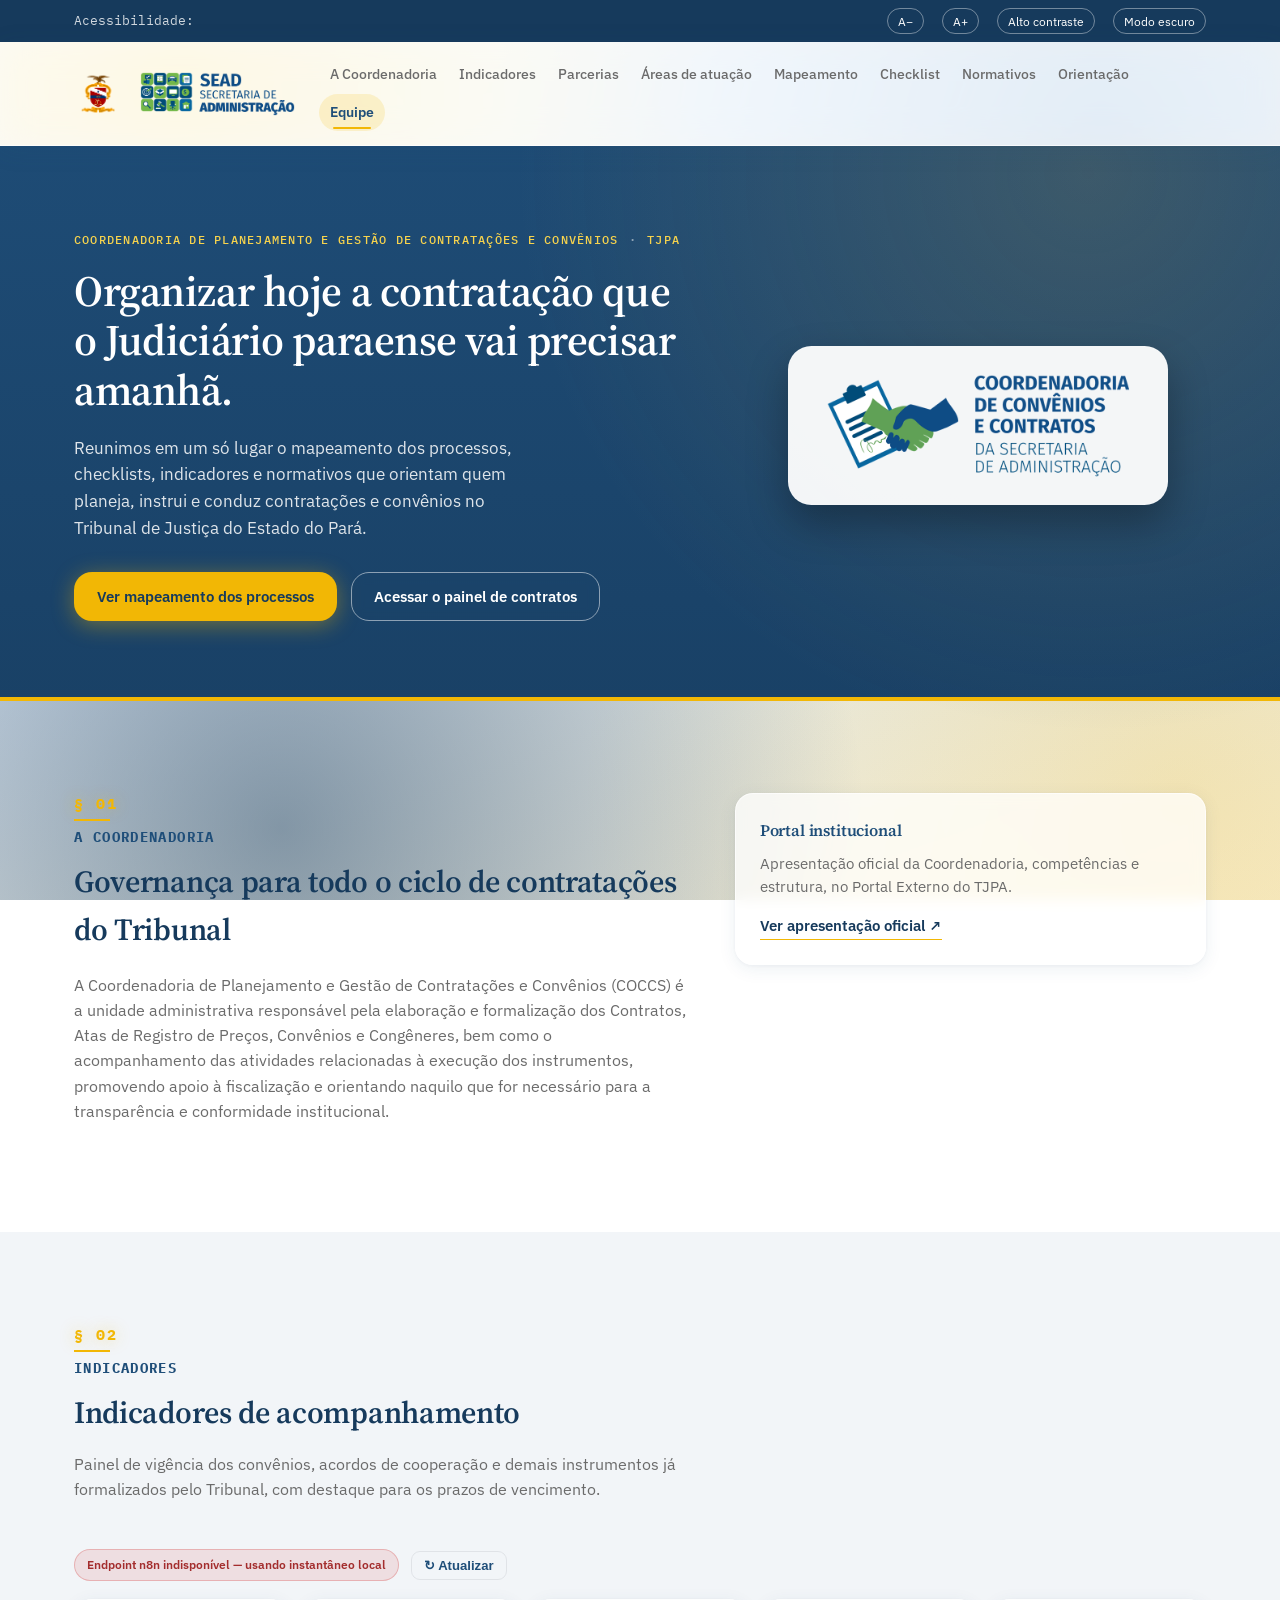
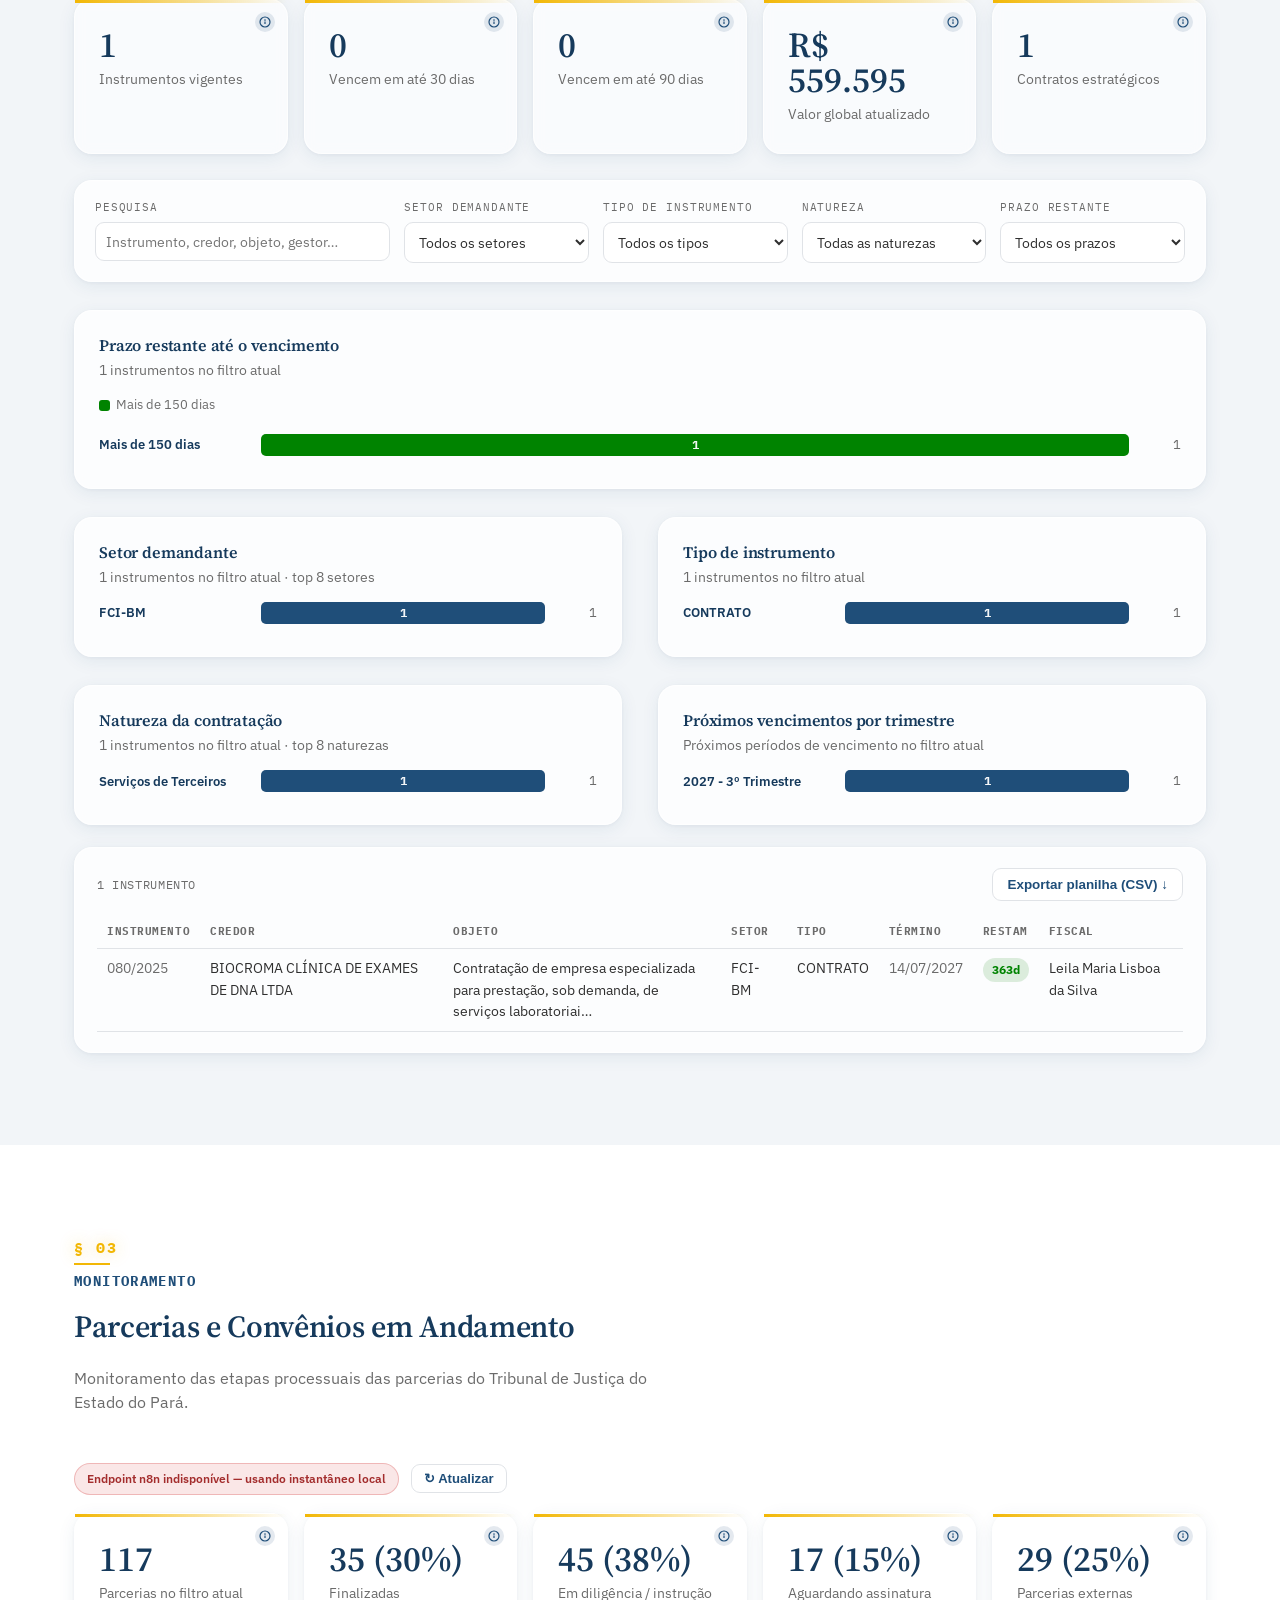
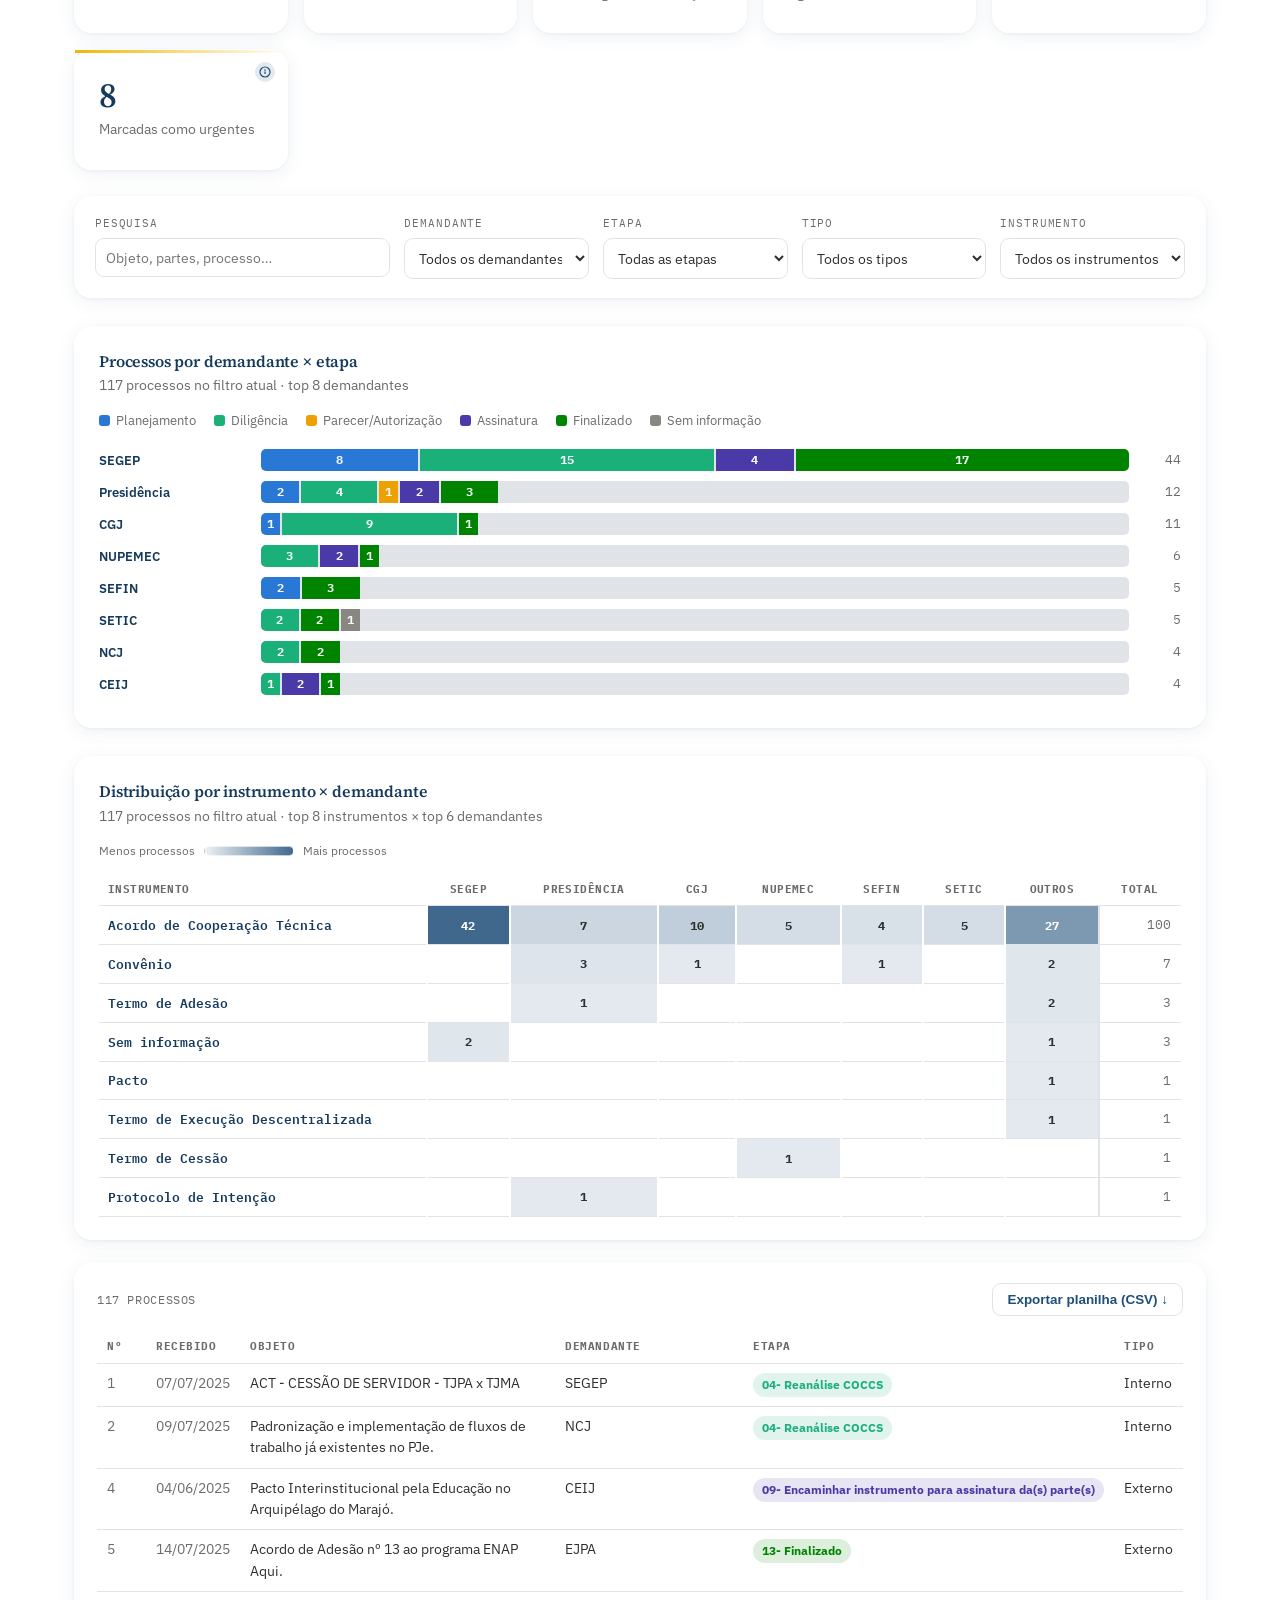
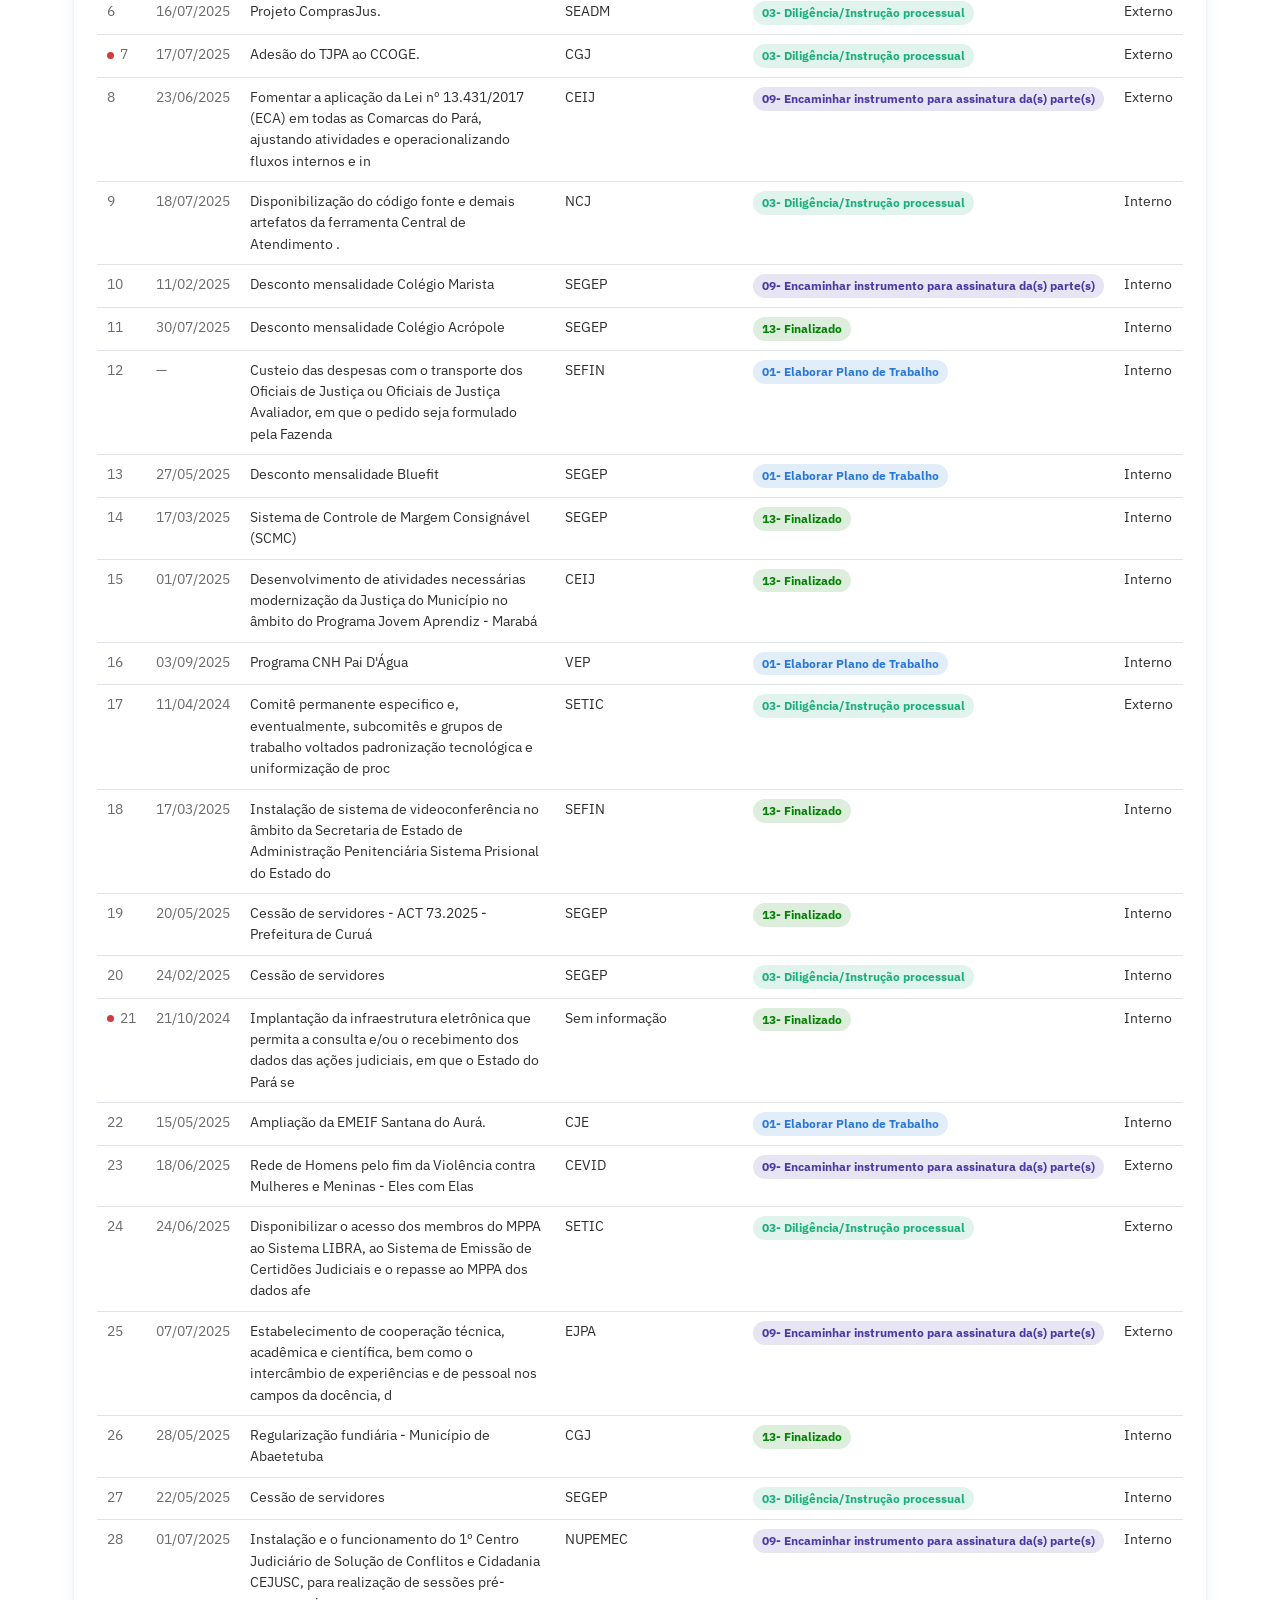
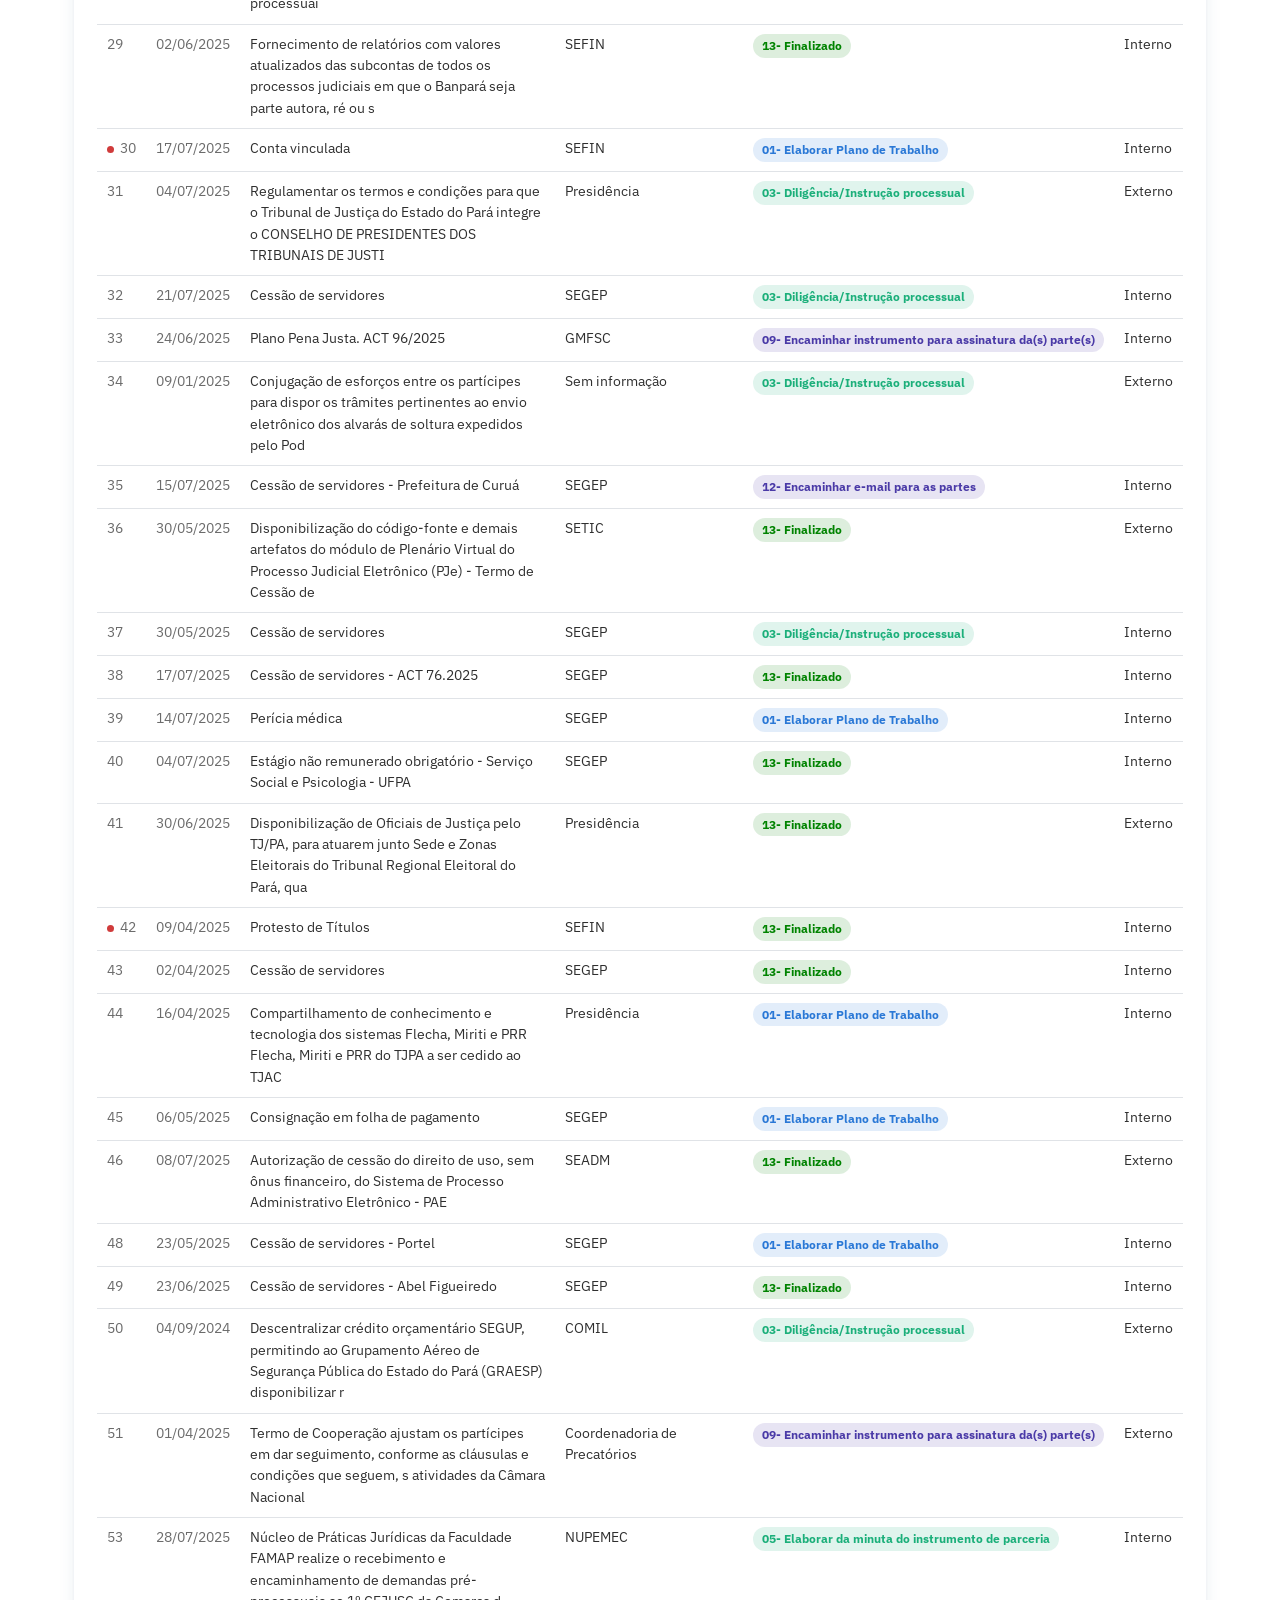
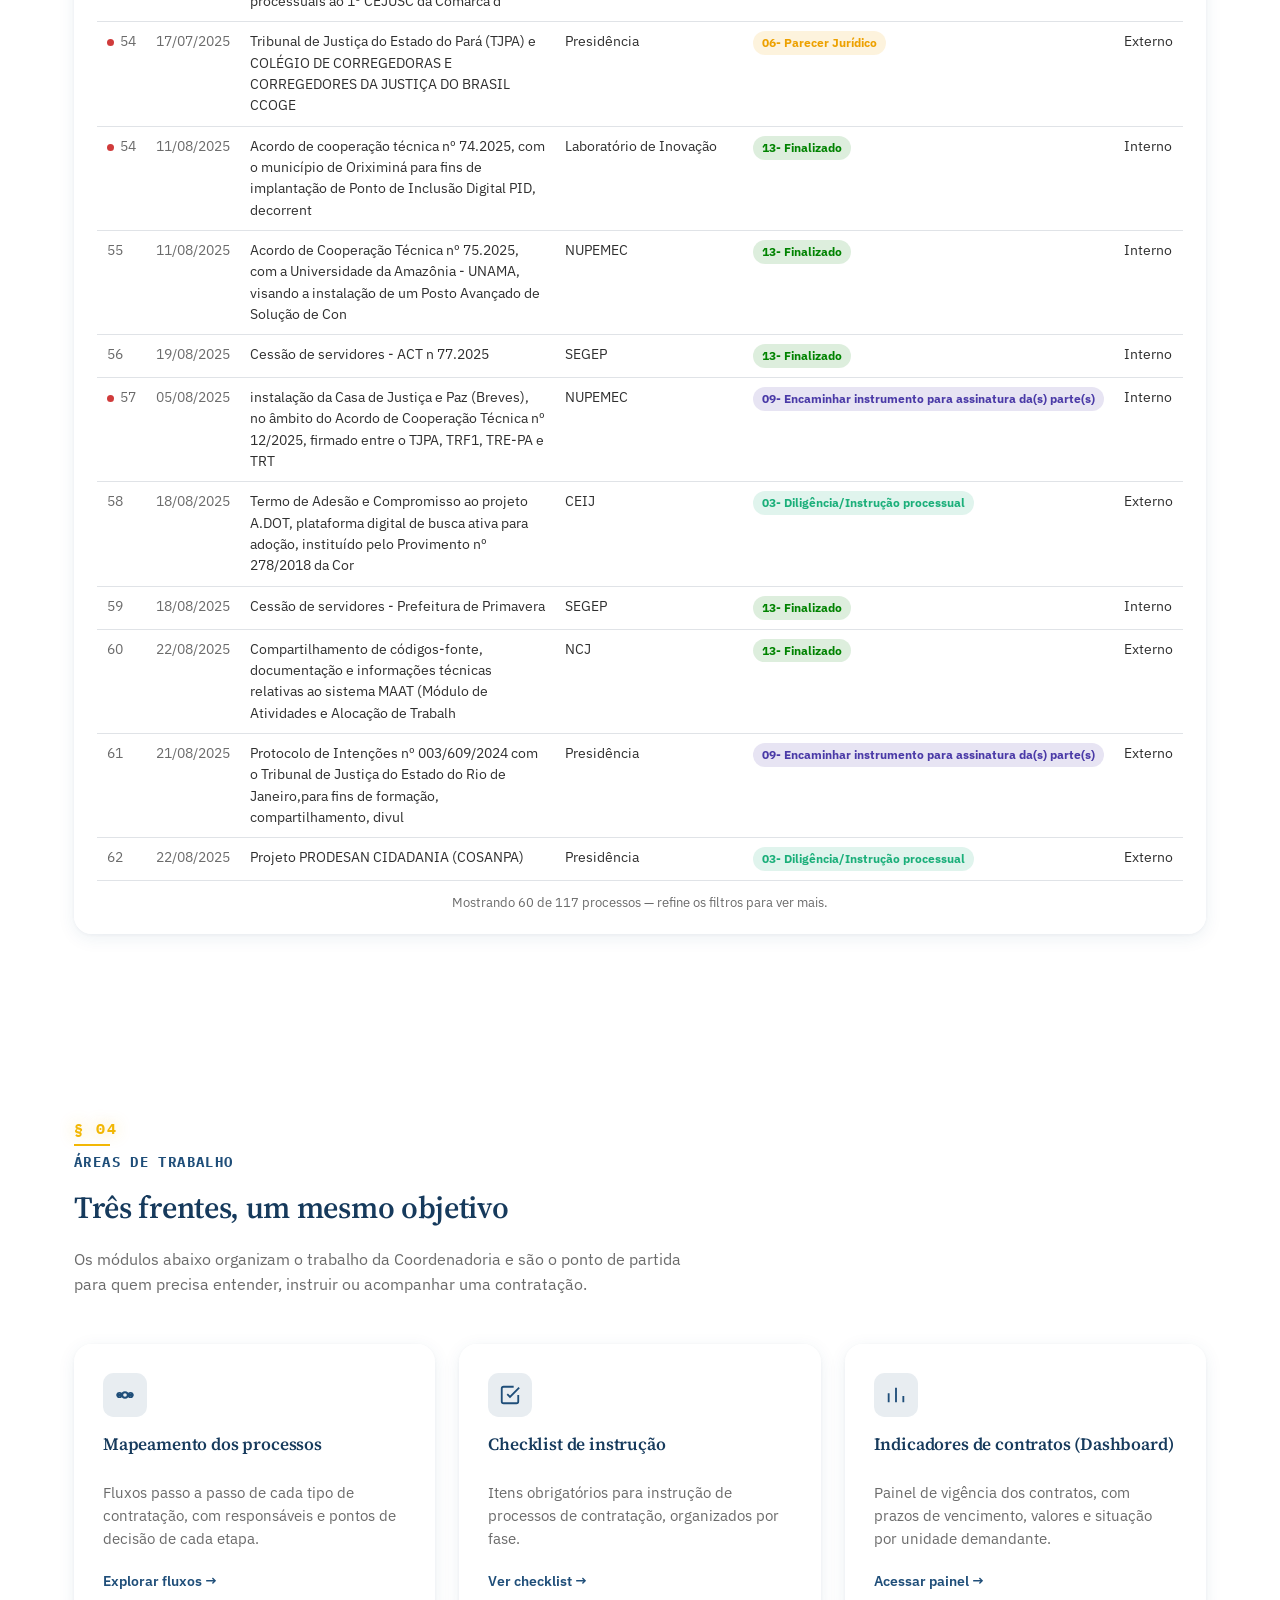
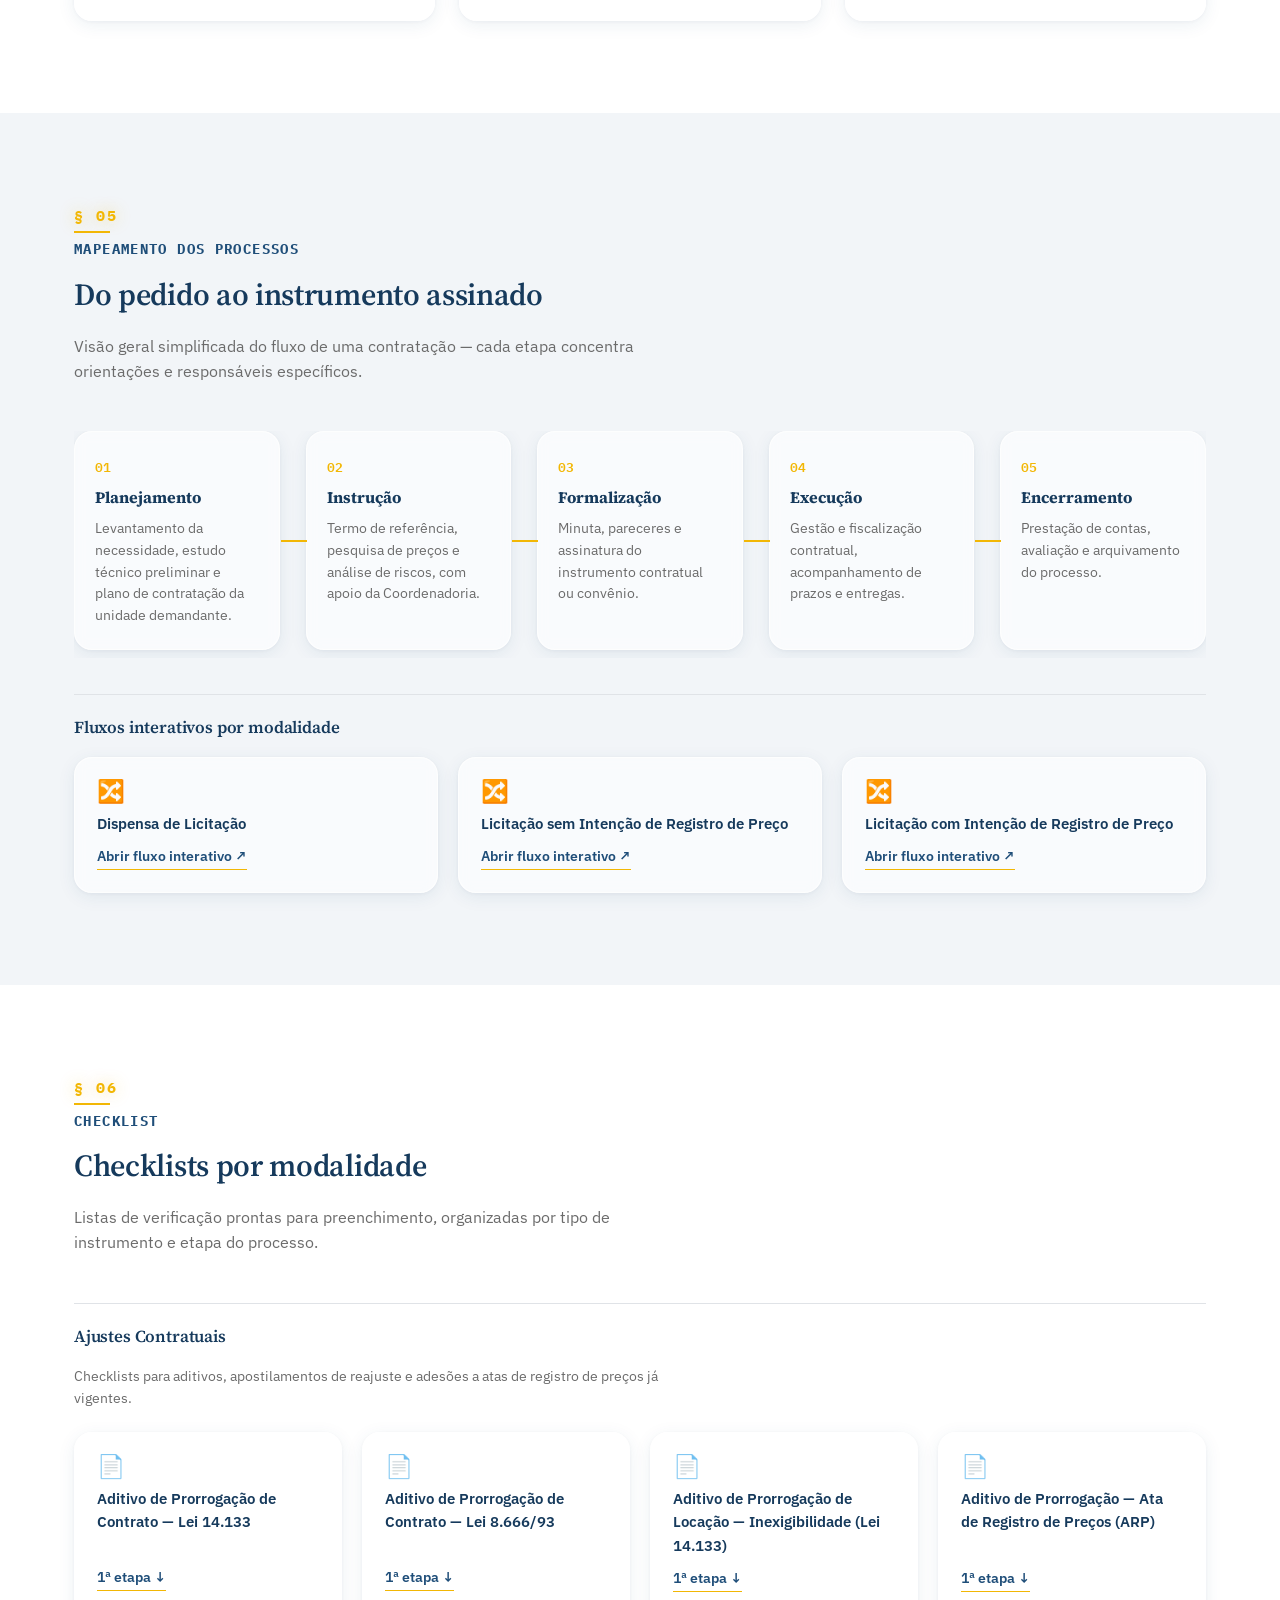
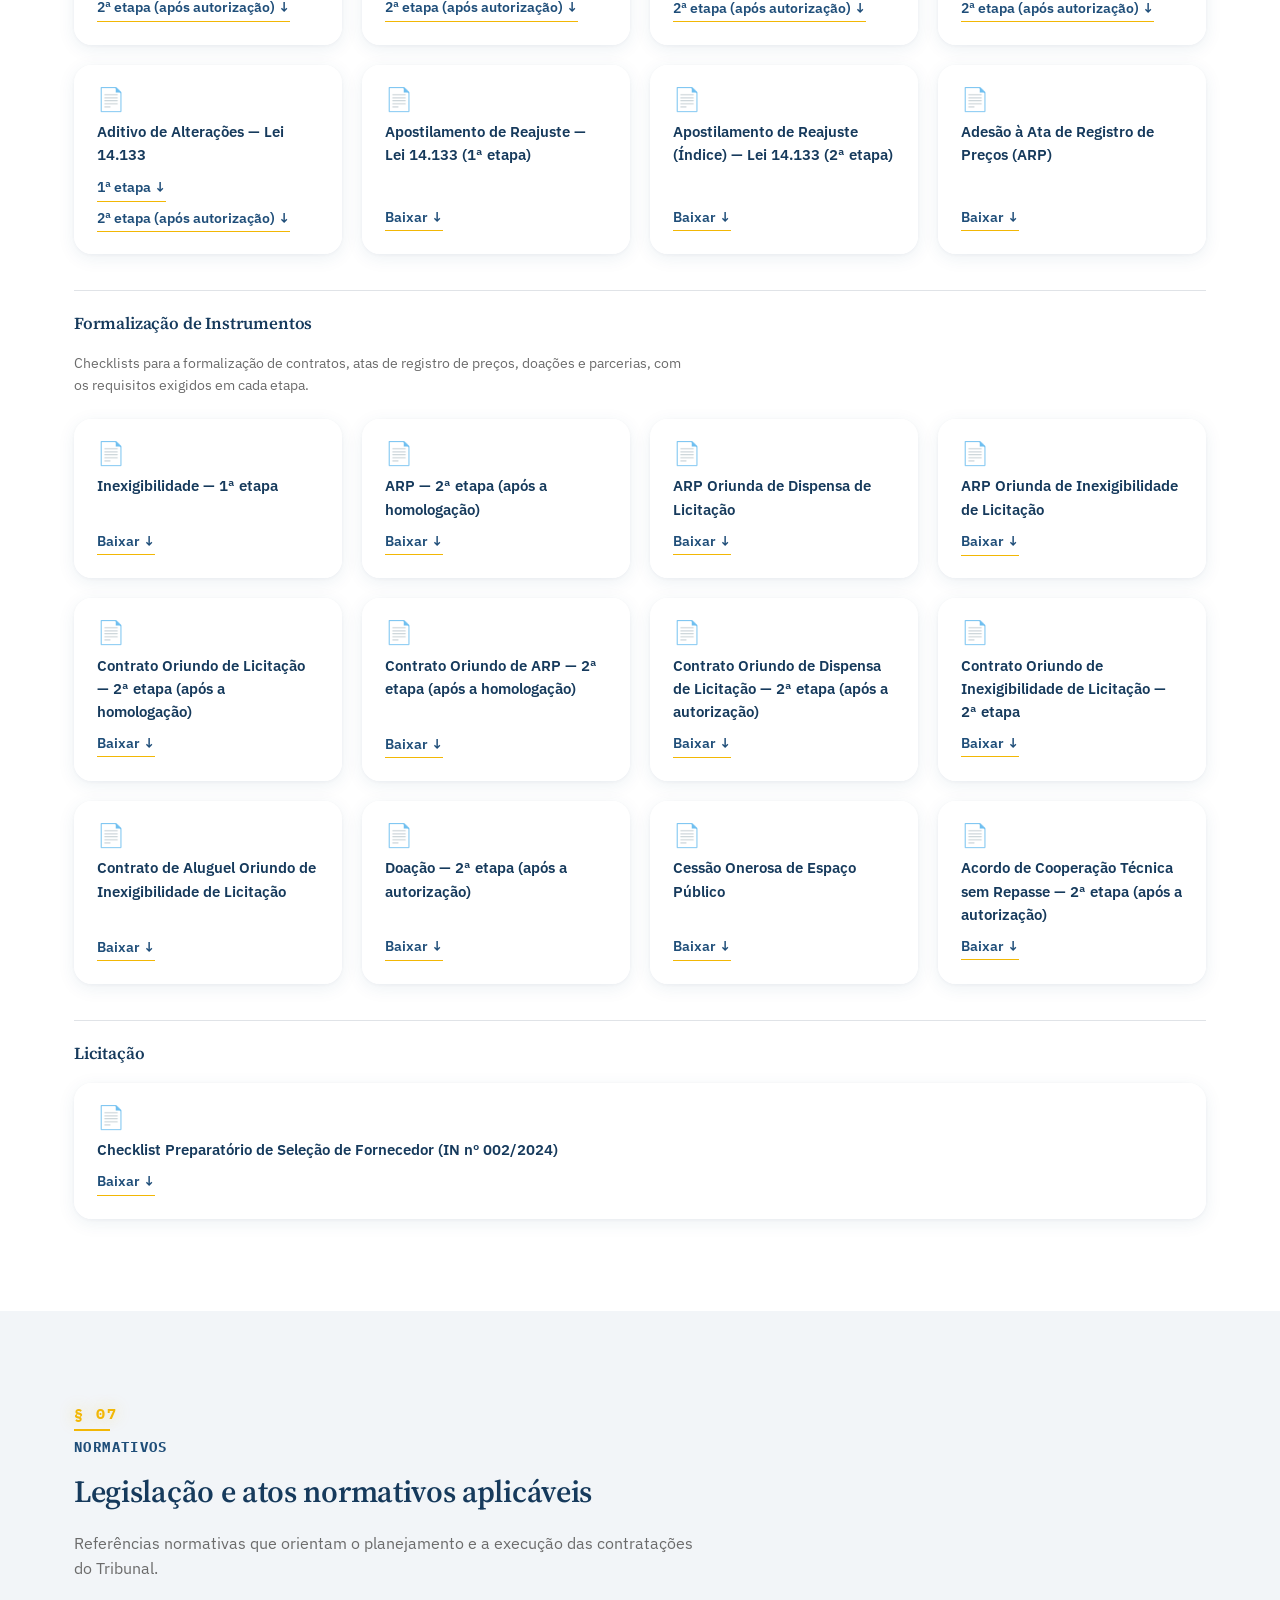
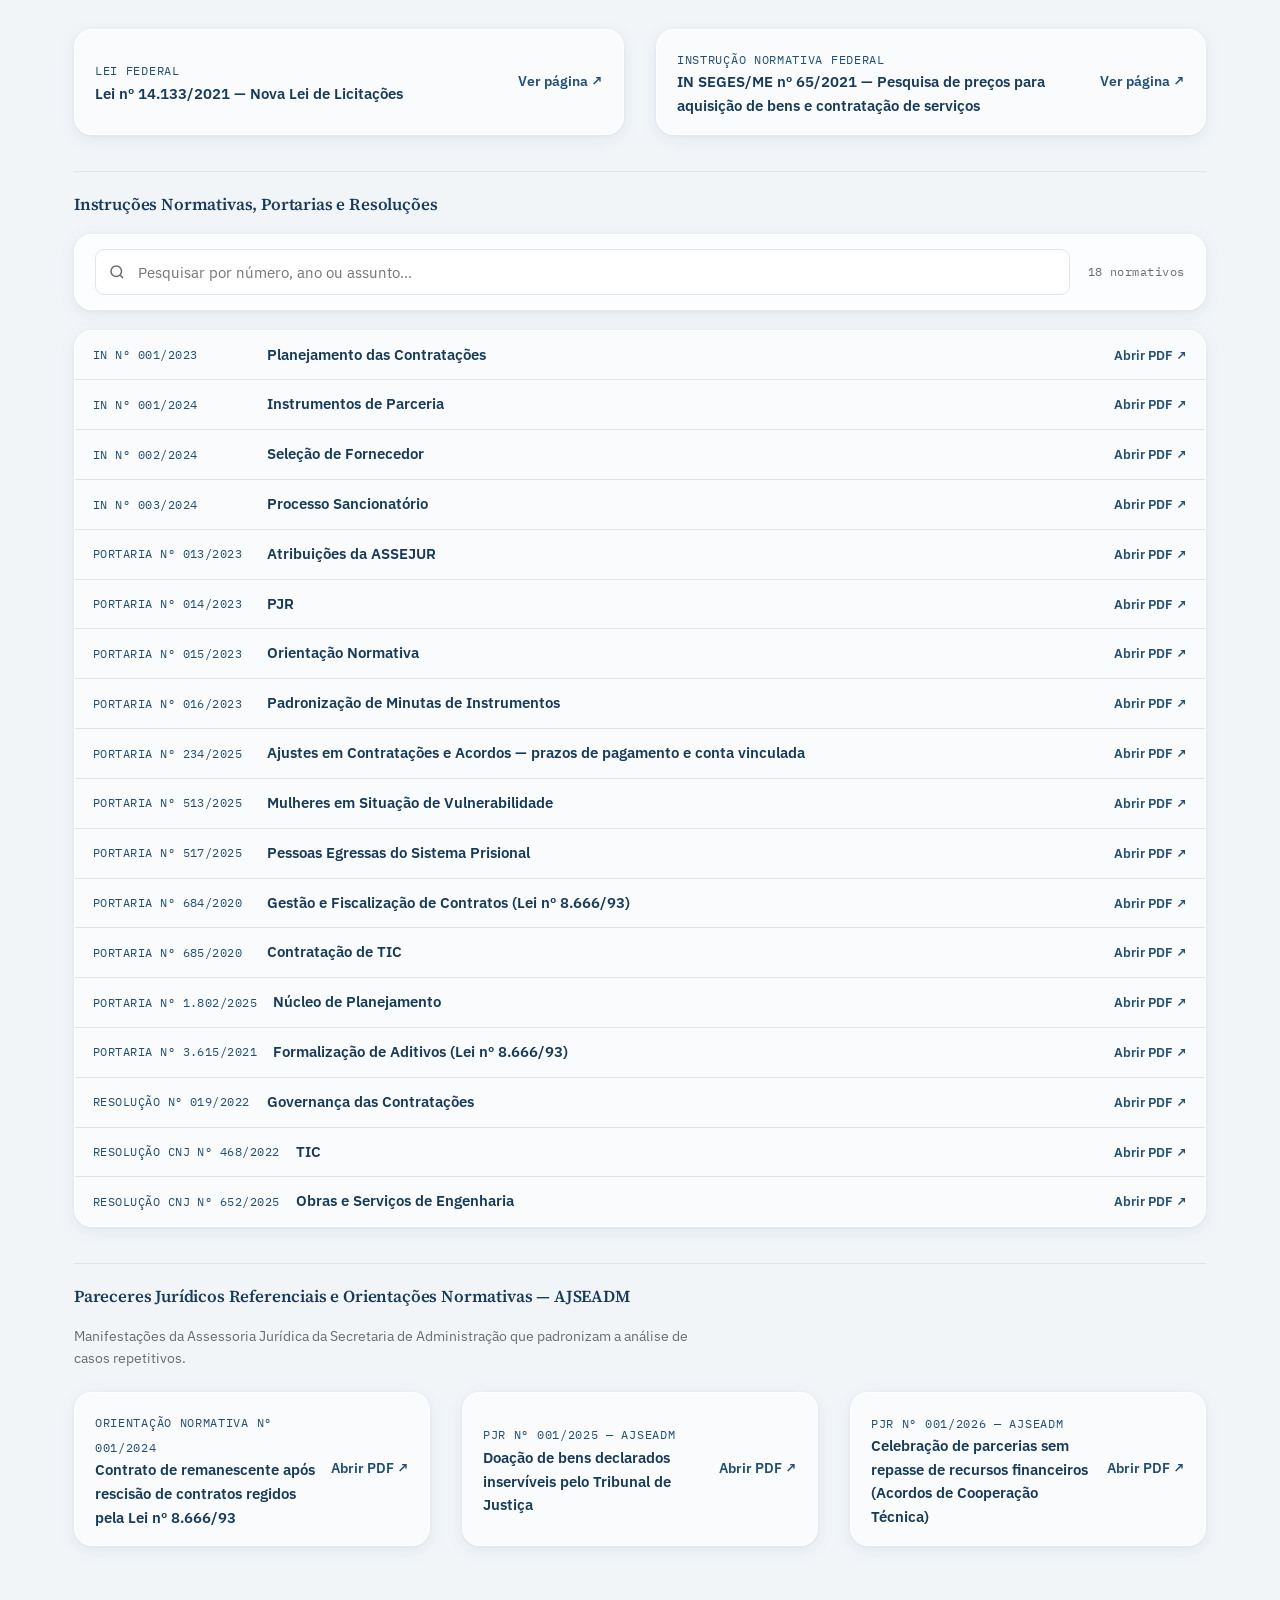
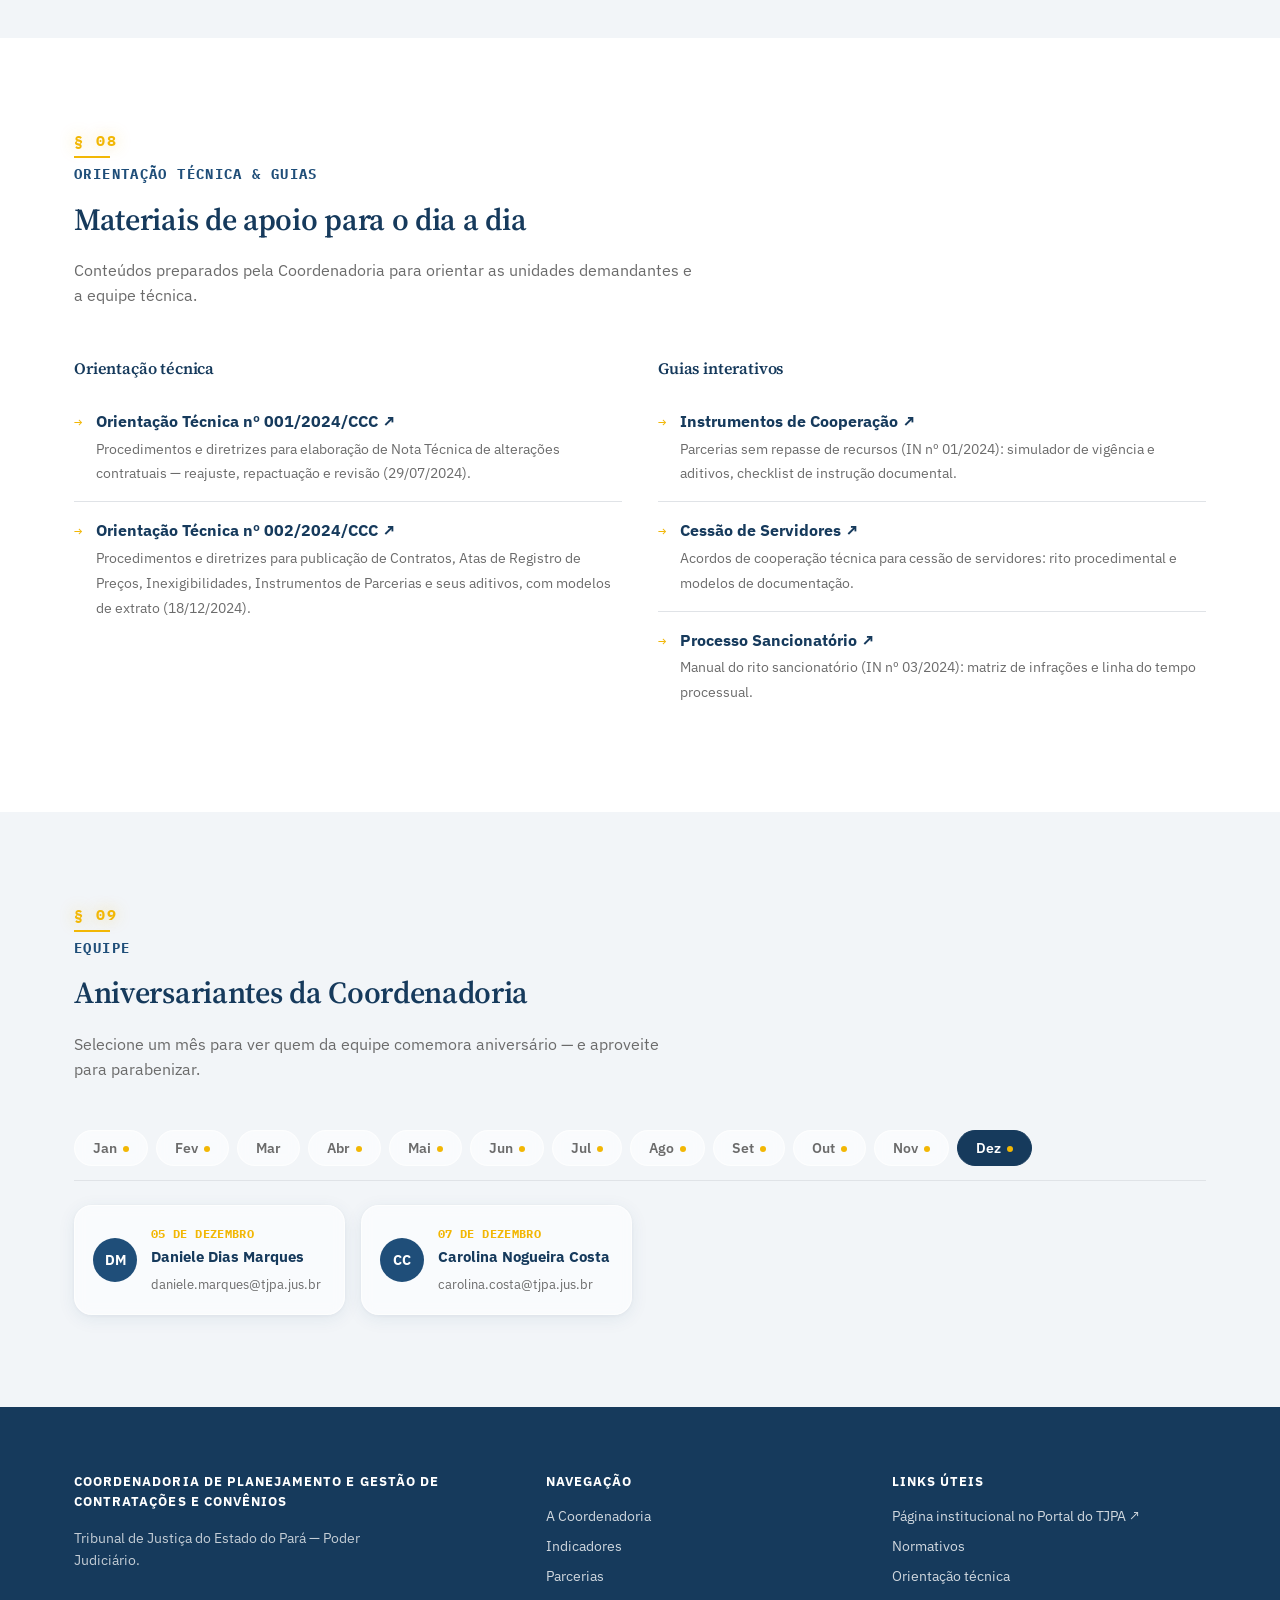
<file: index.html>
<!DOCTYPE html>
<html lang="pt-BR">
<head>
<meta charset="UTF-8">
<meta name="viewport" content="width=device-width, initial-scale=1.0">
<title>Coordenadoria de Planejamento e Gestão de Contratações e Convênios — TJPA</title>
<meta name="description" content="Portal da Coordenadoria de Planejamento e Gestão de Contratações e Convênios do Tribunal de Justiça do Estado do Pará.">
<link rel="preconnect" href="https://fonts.googleapis.com">
<link rel="preconnect" href="https://fonts.gstatic.com" crossorigin>
<link href="https://fonts.googleapis.com/css2?family=Source+Serif+4:opsz,wght@8..60,400;8..60,600;8..60,700&family=IBM+Plex+Sans:wght@400;500;600;700&family=IBM+Plex+Mono:wght@400;500&display=swap" rel="stylesheet">
<link rel="stylesheet" href="style.css">
</head>
<body>

<div class="mesh-bg" aria-hidden="true"></div>
<img class="logo-giro-bg" src="assets/logo-coordenadoria.png" alt="" aria-hidden="true">

<a href="#conteudo" class="skip-link">Pular para o conteúdo</a>

<div class="barra-acessibilidade">
  <div class="container">
    <span style="margin-right:auto; font-family:var(--font-mono); opacity:0.8;">Acessibilidade:</span>
    <button id="btn-font-menos" aria-label="Diminuir tamanho da fonte">A−</button>
    <button id="btn-font-mais" aria-label="Aumentar tamanho da fonte">A+</button>
    <button id="btn-contraste" aria-pressed="false">Alto contraste</button>
    <button id="btn-modo-escuro" aria-pressed="false">Modo escuro</button>
  </div>
</div>

<header class="principal">
  <div class="nav-wrap">
    <a href="#topo" class="marca">
      <img src="assets/brasao.png" alt="Brasão do Tribunal de Justiça do Estado do Pará — Poder Judiciário, Tribunal de Justiça do Estado do Pará">
      <img src="assets/logo-sead.png" alt="Logo da Secretaria de Administração do Tribunal de Justiça do Estado do Pará">
    </a>
    <button class="menu-toggle" id="menu-toggle" aria-expanded="false" aria-controls="menu-principal" aria-label="Abrir menu de navegação">
      <span class="menu-toggle-barras" aria-hidden="true"><span></span><span></span><span></span></span>
      <span>Menu</span>
    </button>
    <nav class="menu" id="menu-principal" aria-label="Navegação principal">
      <ul>
        <li><a href="#sobre">A Coordenadoria</a></li>
        <li><a href="#bi">Indicadores</a></li>
        <li><a href="#parcerias">Parcerias</a></li>
        <li><a href="#modulos">Áreas de atuação</a></li>
        <li><a href="#mapeamento">Mapeamento</a></li>
        <li><a href="#checklist">Checklist</a></li>
        <li><a href="#normativos">Normativos</a></li>
        <li><a href="#orientacao">Orientação</a></li>
        <li><a href="#aniversariantes">Equipe</a></li>
      </ul>
    </nav>
  </div>
</header>

<main id="conteudo">

  <section class="hero" id="topo">
    <div class="hero-bg" aria-hidden="true"></div>
    <div class="container">
      <div class="hero-texto">
        <p class="eyebrow">Coordenadoria de Planejamento e Gestão de Contratações e Convênios <span class="eyebrow-sep">·</span> TJPA</p>
        <h1>Organizar hoje a contratação que o Judiciário paraense vai precisar amanhã.</h1>
        <p class="lead">Reunimos em um só lugar o mapeamento dos processos, checklists, indicadores e normativos que orientam quem planeja, instrui e conduz contratações e convênios no Tribunal de Justiça do Estado do Pará.</p>
        <div class="hero-cta">
          <a href="#mapeamento" class="btn btn-dourado">Ver mapeamento dos processos</a>
          <a href="#bi" class="btn btn-outline">Acessar o painel de contratos</a>
        </div>
      </div>
      <div class="hero-visual">
      <div class="hero-crest">
        <img src="assets/logo-coordenadoria.png" alt="Logo da Coordenadoria de Convênios e Contratos da Secretaria de Administração">
      </div>
      </div>
    </div>
  </section>

  <section id="sobre">
    <div class="container">
      <div class="sobre-grid">
        <div class="texto">
          <div class="section-head" data-num="§ 01" style="margin-bottom:18px;">
            <span class="eyebrow">A Coordenadoria</span>
            <h2 style="color:var(--azul); font-size:clamp(1.5rem,2.4vw,2rem);">Governança para todo o ciclo de contratações do Tribunal</h2>
          </div>
          <p>A Coordenadoria de Planejamento e Gestão de Contratações e Convênios (COCCS) é a unidade administrativa responsável pela elaboração e formalização dos Contratos, Atas de Registro de Preços, Convênios e Congêneres, bem como o acompanhamento das atividades relacionadas à execução dos instrumentos, promovendo apoio à fiscalização e orientando naquilo que for necessário para a transparência e conformidade institucional.</p>
        </div>
        <div class="card-info">
          <h3>Portal institucional</h3>
          <p style="color:var(--tinta-suave); font-size:0.92rem;">Apresentação oficial da Coordenadoria, competências e estrutura, no Portal Externo do TJPA.</p>
          <a class="link-externo" href="https://www.tjpa.jus.br/PortalExterno/institucional/Coordenadoria-de-Convenios-e-Contratos/409275-apresentacao.xhtml" target="_blank" rel="noopener">Ver apresentação oficial ↗</a>
        </div>
      </div>
    </div>
  </section>

  <section class="alt" id="bi">
    <div class="container">
      <div class="section-head" data-num="§ 02">
        <span class="eyebrow">Indicadores</span>
        <h2>Indicadores de acompanhamento</h2>
        <p>Painel de vigência dos convênios, acordos de cooperação e demais instrumentos já formalizados pelo Tribunal, com destaque para os prazos de vencimento.</p>
      </div>
      <div class="parcerias-sync">
        <span id="convenios-sync-status" class="parcerias-sync-pill">Carregando…</span>
        <button type="button" id="convenios-atualizar">↻ Atualizar</button>
      </div>

      <div class="stats-grid parcerias-kpis" id="convenios-kpis" aria-live="polite"></div>

      <div class="parcerias-filtros">
        <div class="campo campo-busca">
          <label for="convenios-busca">Pesquisa</label>
          <input type="search" id="convenios-busca" placeholder="Instrumento, credor, objeto, gestor…">
        </div>
        <div class="campo">
          <label for="convenios-f-setor">Setor demandante</label>
          <select id="convenios-f-setor"></select>
        </div>
        <div class="campo">
          <label for="convenios-f-categoria">Tipo de instrumento</label>
          <select id="convenios-f-categoria"></select>
        </div>
        <div class="campo">
          <label for="convenios-f-natureza">Natureza</label>
          <select id="convenios-f-natureza"></select>
        </div>
        <div class="campo">
          <label for="convenios-f-prazo">Prazo restante</label>
          <select id="convenios-f-prazo">
            <option value="">Todos os prazos</option>
            <option value="≤30">Até 30 dias</option>
            <option value="31–60">31 a 60 dias</option>
            <option value="61–90">61 a 90 dias</option>
            <option value="91–150">91 a 150 dias</option>
            <option value=">150">Mais de 150 dias</option>
            <option value="sem_data">Sem data de término</option>
          </select>
        </div>
      </div>
      <button type="button" id="convenios-limpar" class="parcerias-limpar" hidden>✕ Limpar filtros</button>

      <div class="parcerias-grafico-card">
        <h3>Prazo restante até o vencimento</h3>
        <p class="parcerias-grafico-sub" id="convenios-prazo-sub"></p>
        <div class="parcerias-legenda" id="convenios-prazo-legenda"></div>
        <div class="parcerias-grafico" id="convenios-prazo-grafico" role="img" aria-label="Gráfico de barras: instrumentos por prazo restante até o vencimento"></div>
      </div>

      <div class="duas-colunas">
        <div class="parcerias-grafico-card">
          <h3>Setor demandante</h3>
          <p class="parcerias-grafico-sub" id="convenios-setor-sub"></p>
          <div class="parcerias-grafico" id="convenios-setor-grafico" role="img" aria-label="Gráfico de barras: instrumentos por setor demandante"></div>
        </div>
        <div class="parcerias-grafico-card">
          <h3>Tipo de instrumento</h3>
          <p class="parcerias-grafico-sub" id="convenios-categoria-sub"></p>
          <div class="parcerias-grafico" id="convenios-categoria-grafico" role="img" aria-label="Gráfico de barras: instrumentos por tipo"></div>
        </div>
      </div>

      <div class="duas-colunas">
        <div class="parcerias-grafico-card">
          <h3>Natureza da contratação</h3>
          <p class="parcerias-grafico-sub" id="convenios-natureza-sub"></p>
          <div class="parcerias-grafico" id="convenios-natureza-grafico" role="img" aria-label="Gráfico de barras: instrumentos por natureza"></div>
        </div>
        <div class="parcerias-grafico-card">
          <h3>Próximos vencimentos por trimestre</h3>
          <p class="parcerias-grafico-sub" id="convenios-trimestre-sub"></p>
          <div class="parcerias-grafico" id="convenios-trimestre-grafico" role="img" aria-label="Gráfico de barras: instrumentos por trimestre de vencimento"></div>
        </div>
      </div>

      <div class="parcerias-tabela-card">
        <div class="parcerias-tabela-topo">
          <span id="convenios-contagem">Instrumentos</span>
          <button type="button" id="convenios-exportar">Exportar planilha (CSV) ↓</button>
        </div>
        <div class="parcerias-tabela-scroll">
          <table class="parcerias-tabela convenios-tabela">
            <thead>
              <tr>
                <th scope="col" data-key="numero">Instrumento</th>
                <th scope="col" data-key="credor">Credor</th>
                <th scope="col">Objeto</th>
                <th scope="col" data-key="setor_demandante">Setor</th>
                <th scope="col" data-key="tipo_instrumento">Tipo</th>
                <th scope="col" data-key="termino">Término</th>
                <th scope="col" data-key="restante_dias">Restam</th>
                <th scope="col" data-key="fiscal_tecnico">Fiscal</th>
              </tr>
            </thead>
            <tbody id="convenios-tbody"></tbody>
          </table>
        </div>
        <p class="parcerias-tabela-nota" id="convenios-nota" hidden></p>
      </div>
    </div>
  </section>

  <section id="parcerias">
    <div class="container">
      <div class="section-head" data-num="§ 03">
        <span class="eyebrow">Monitoramento</span>
        <h2>Parcerias e Convênios em Andamento</h2>
        <p>Monitoramento das etapas processuais das parcerias do Tribunal de Justiça do Estado do Pará.</p>
      </div>

      <div class="parcerias-sync">
        <span id="parcerias-sync-status" class="parcerias-sync-pill">Carregando…</span>
        <button type="button" id="parcerias-atualizar">↻ Atualizar</button>
      </div>

      <div class="stats-grid parcerias-kpis" id="parcerias-kpis" aria-live="polite"></div>

      <div class="parcerias-filtros">
        <div class="campo campo-busca">
          <label for="parcerias-busca">Pesquisa</label>
          <input type="search" id="parcerias-busca" placeholder="Objeto, partes, processo…">
        </div>
        <div class="campo">
          <label for="parcerias-f-demandante">Demandante</label>
          <select id="parcerias-f-demandante"></select>
        </div>
        <div class="campo">
          <label for="parcerias-f-status">Etapa</label>
          <select id="parcerias-f-status"></select>
        </div>
        <div class="campo">
          <label for="parcerias-f-tipo">Tipo</label>
          <select id="parcerias-f-tipo"></select>
        </div>
        <div class="campo">
          <label for="parcerias-f-instr">Instrumento</label>
          <select id="parcerias-f-instr"></select>
        </div>
      </div>
      <button type="button" id="parcerias-limpar" class="parcerias-limpar" hidden>✕ Limpar filtros</button>

      <div class="parcerias-grafico-card">
        <h3>Processos por demandante &times; etapa</h3>
        <p class="parcerias-grafico-sub" id="parcerias-grafico-sub"></p>
        <div class="parcerias-legenda" id="parcerias-legenda"></div>
        <div class="parcerias-grafico" id="parcerias-grafico" role="img" aria-label="Gráfico de barras empilhadas: processos por demandante e etapa"></div>
      </div>

      <div class="parcerias-grafico-card">
        <h3>Distribuição por instrumento &times; demandante</h3>
        <p class="parcerias-grafico-sub" id="parcerias-matriz-sub"></p>
        <div class="parcerias-matriz-legenda" aria-hidden="true">
          <span>Menos processos</span>
          <span class="parcerias-matriz-escala"></span>
          <span>Mais processos</span>
        </div>
        <div class="parcerias-matriz" id="parcerias-matriz" role="img" aria-label="Matriz de calor: quantidade de processos por tipo de instrumento e demandante"></div>
      </div>

      <div class="parcerias-tabela-card">
        <div class="parcerias-tabela-topo">
          <span id="parcerias-contagem">Processos</span>
          <button type="button" id="parcerias-exportar">Exportar planilha (CSV) ↓</button>
        </div>
        <div class="parcerias-tabela-scroll">
          <table class="parcerias-tabela">
            <thead>
              <tr>
                <th scope="col">Nº</th>
                <th scope="col">Recebido</th>
                <th scope="col">Objeto</th>
                <th scope="col">Demandante</th>
                <th scope="col">Etapa</th>
                <th scope="col">Tipo</th>
              </tr>
            </thead>
            <tbody id="parcerias-tbody"></tbody>
          </table>
        </div>
        <p class="parcerias-tabela-nota" id="parcerias-nota" hidden></p>
      </div>
    </div>
  </section>

  <section id="modulos">
    <div class="container">
      <div class="section-head" data-num="§ 04">
        <span class="eyebrow">Áreas de trabalho</span>
        <h2>Três frentes, um mesmo objetivo</h2>
        <p>Os módulos abaixo organizam o trabalho da Coordenadoria e são o ponto de partida para quem precisa entender, instruir ou acompanhar uma contratação.</p>
      </div>
      <div class="modulos-grid">
        <div class="modulo">
          <div class="icone">
            <svg width="22" height="22" viewBox="0 0 24 24" fill="none" stroke="currentColor" stroke-width="2"><path d="M3 12h6M15 12h6M9 12a3 3 0 0 0 3 3h0a3 3 0 0 0 3-3M9 12a3 3 0 0 1 3-3h0a3 3 0 0 1 3 3"/><circle cx="6" cy="12" r="2.4"/><circle cx="18" cy="12" r="2.4"/></svg>
          </div>
          <h3>Mapeamento dos processos</h3>
          <p>Fluxos passo a passo de cada tipo de contratação, com responsáveis e pontos de decisão de cada etapa.</p>
          <a class="saiba" href="#mapeamento">Explorar fluxos →</a>
        </div>
        <div class="modulo">
          <div class="icone">
            <svg width="22" height="22" viewBox="0 0 24 24" fill="none" stroke="currentColor" stroke-width="2"><path d="M9 11l3 3L22 4"/><path d="M21 12v7a2 2 0 0 1-2 2H5a2 2 0 0 1-2-2V5a2 2 0 0 1 2-2h11"/></svg>
          </div>
          <h3>Checklist de instrução</h3>
          <p>Itens obrigatórios para instrução de processos de contratação, organizados por fase.</p>
          <a class="saiba" href="#checklist">Ver checklist →</a>
        </div>
        <div class="modulo">
          <div class="icone">
            <svg width="22" height="22" viewBox="0 0 24 24" fill="none" stroke="currentColor" stroke-width="2"><path d="M4 20V10M12 20V4M20 20v-7"/></svg>
          </div>
          <h3>Indicadores de contratos (Dashboard)</h3>
          <p>Painel de vigência dos contratos, com prazos de vencimento, valores e situação por unidade demandante.</p>
          <a class="saiba" href="#bi">Acessar painel →</a>
        </div>
      </div>
    </div>
  </section>

  <section class="alt" id="mapeamento">
    <div class="container">
      <div class="section-head" data-num="§ 05">
        <span class="eyebrow">Mapeamento dos processos</span>
        <h2>Do pedido ao instrumento assinado</h2>
        <p>Visão geral simplificada do fluxo de uma contratação — cada etapa concentra orientações e responsáveis específicos.</p>
      </div>
      <div class="fluxo">
        <div class="fluxo-etapa">
          <span class="num">01</span>
          <h4>Planejamento</h4>
          <p>Levantamento da necessidade, estudo técnico preliminar e plano de contratação da unidade demandante.</p>
        </div>
        <div class="fluxo-etapa">
          <span class="num">02</span>
          <h4>Instrução</h4>
          <p>Termo de referência, pesquisa de preços e análise de riscos, com apoio da Coordenadoria.</p>
        </div>
        <div class="fluxo-etapa">
          <span class="num">03</span>
          <h4>Formalização</h4>
          <p>Minuta, pareceres e assinatura do instrumento contratual ou convênio.</p>
        </div>
        <div class="fluxo-etapa">
          <span class="num">04</span>
          <h4>Execução</h4>
          <p>Gestão e fiscalização contratual, acompanhamento de prazos e entregas.</p>
        </div>
        <div class="fluxo-etapa">
          <span class="num">05</span>
          <h4>Encerramento</h4>
          <p>Prestação de contas, avaliação e arquivamento do processo.</p>
        </div>
      </div>

      <h3 class="titulo-grupo">Fluxos interativos por modalidade</h3>
      <div class="checklist-docs">
        <div class="checklist-docs-grid">
          <div class="doc-card">
            <div class="doc-icone">🔀</div>
            <h4>Dispensa de Licitação</h4>
            <div class="doc-etapas">
              <a href="assets/fluxos/dispensa-licitacao.html" target="_blank" rel="noopener">Abrir fluxo interativo ↗</a>
            </div>
          </div>

          <div class="doc-card">
            <div class="doc-icone">🔀</div>
            <h4>Licitação sem Intenção de Registro de Preço</h4>
            <div class="doc-etapas">
              <a href="assets/fluxos/licitacao-sem-irp.html" target="_blank" rel="noopener">Abrir fluxo interativo ↗</a>
            </div>
          </div>

          <div class="doc-card">
            <div class="doc-icone">🔀</div>
            <h4>Licitação com Intenção de Registro de Preço</h4>
            <div class="doc-etapas">
              <a href="assets/fluxos/licitacao-com-irp.html" target="_blank" rel="noopener">Abrir fluxo interativo ↗</a>
            </div>
          </div>
        </div>
      </div>
    </div>
  </section>

  <section id="checklist">
    <div class="container">
      <div class="section-head" data-num="§ 06">
        <span class="eyebrow">Checklist</span>
        <h2>Checklists por modalidade</h2>
        <p>Listas de verificação prontas para preenchimento, organizadas por tipo de instrumento e etapa do processo.</p>
      </div>

      <h3 class="titulo-grupo">Ajustes Contratuais</h3>
      <p class="titulo-grupo-desc">Checklists para aditivos, apostilamentos de reajuste e adesões a atas de registro de preços já vigentes.</p>
      <div class="checklist-docs">
        <div class="checklist-docs-grid">

          <div class="doc-card">
            <div class="doc-icone">📄</div>
            <h4>Aditivo de Prorrogação de Contrato — Lei 14.133</h4>
            <div class="doc-etapas">
              <a href="assets/checklists/aditivo-prorrogacao-contrato-lei-14133-1-etapa.docx" download>1ª etapa ↓</a>
              <a href="assets/checklists/aditivo-prorrogacao-contrato-lei-14133-2-etapa.docx" download>2ª etapa (após autorização) ↓</a>
            </div>
          </div>

          <div class="doc-card">
            <div class="doc-icone">📄</div>
            <h4>Aditivo de Prorrogação de Contrato — Lei 8.666/93</h4>
            <div class="doc-etapas">
              <a href="assets/checklists/aditivo-prorrogacao-contrato-lei-8666-1-etapa.docx" download>1ª etapa ↓</a>
              <a href="assets/checklists/aditivo-prorrogacao-contrato-lei-8666-2-etapa.docx" download>2ª etapa (após autorização) ↓</a>
            </div>
          </div>

          <div class="doc-card">
            <div class="doc-icone">📄</div>
            <h4>Aditivo de Prorrogação de Locação — Inexigibilidade (Lei 14.133)</h4>
            <div class="doc-etapas">
              <a href="assets/checklists/aditivo-prorrogacao-locacao-inexigibilidade-lei-14133-1-etapa.docx" download>1ª etapa ↓</a>
              <a href="assets/checklists/aditivo-prorrogacao-locacao-inexigibilidade-lei-14133-2-etapa.docx" download>2ª etapa (após autorização) ↓</a>
            </div>
          </div>

          <div class="doc-card">
            <div class="doc-icone">📄</div>
            <h4>Aditivo de Prorrogação — Ata de Registro de Preços (ARP)</h4>
            <div class="doc-etapas">
              <a href="assets/checklists/aditivo-prorrogacao-arp-1-etapa.docx" download>1ª etapa ↓</a>
              <a href="assets/checklists/aditivo-prorrogacao-arp-2-etapa.docx" download>2ª etapa (após autorização) ↓</a>
            </div>
          </div>

          <div class="doc-card">
            <div class="doc-icone">📄</div>
            <h4>Aditivo de Alterações — Lei 14.133</h4>
            <div class="doc-etapas">
              <a href="assets/checklists/aditivo-alteracoes-lei-14133-1-etapa.docx" download>1ª etapa ↓</a>
              <a href="assets/checklists/aditivo-alteracoes-lei-14133-2-etapa.docx" download>2ª etapa (após autorização) ↓</a>
            </div>
          </div>

          <div class="doc-card">
            <div class="doc-icone">📄</div>
            <h4>Apostilamento de Reajuste — Lei 14.133 (1ª etapa)</h4>
            <div class="doc-etapas">
              <a href="assets/checklists/apostilamento-reajuste-lei-14133-1-etapa.docx" download>Baixar ↓</a>
            </div>
          </div>

          <div class="doc-card">
            <div class="doc-icone">📄</div>
            <h4>Apostilamento de Reajuste (Índice) — Lei 14.133 (2ª etapa)</h4>
            <div class="doc-etapas">
              <a href="assets/checklists/apostilamento-reajuste-indice-lei-14133-2-etapa.docx" download>Baixar ↓</a>
            </div>
          </div>

          <div class="doc-card">
            <div class="doc-icone">📄</div>
            <h4>Adesão à Ata de Registro de Preços (ARP)</h4>
            <div class="doc-etapas">
              <a href="assets/checklists/adesao-arp.docx" download>Baixar ↓</a>
            </div>
          </div>

        </div>
      </div>

      <h3 class="titulo-grupo">Formalização de Instrumentos</h3>
      <p class="titulo-grupo-desc">Checklists para a formalização de contratos, atas de registro de preços, doações e parcerias, com os requisitos exigidos em cada etapa.</p>
      <div class="checklist-docs">
        <div class="checklist-docs-grid">

          <div class="doc-card">
            <div class="doc-icone">📄</div>
            <h4>Inexigibilidade — 1ª etapa</h4>
            <div class="doc-etapas"><a href="assets/checklists/inexigibilidade-1-etapa.docx" download>Baixar ↓</a></div>
          </div>

          <div class="doc-card">
            <div class="doc-icone">📄</div>
            <h4>ARP — 2ª etapa (após a homologação)</h4>
            <div class="doc-etapas"><a href="assets/checklists/arp-2-etapa-apos-homologacao.docx" download>Baixar ↓</a></div>
          </div>

          <div class="doc-card">
            <div class="doc-icone">📄</div>
            <h4>ARP Oriunda de Dispensa de Licitação</h4>
            <div class="doc-etapas"><a href="assets/checklists/arp-oriunda-dispensa-licitacao.docx" download>Baixar ↓</a></div>
          </div>

          <div class="doc-card">
            <div class="doc-icone">📄</div>
            <h4>ARP Oriunda de Inexigibilidade de Licitação</h4>
            <div class="doc-etapas"><a href="assets/checklists/arp-oriunda-inexigibilidade-licitacao.docx" download>Baixar ↓</a></div>
          </div>

          <div class="doc-card">
            <div class="doc-icone">📄</div>
            <h4>Contrato Oriundo de Licitação — 2ª etapa (após a homologação)</h4>
            <div class="doc-etapas"><a href="assets/checklists/contrato-oriundo-licitacao-2-etapa-apos-homologacao.docx" download>Baixar ↓</a></div>
          </div>

          <div class="doc-card">
            <div class="doc-icone">📄</div>
            <h4>Contrato Oriundo de ARP — 2ª etapa (após a homologação)</h4>
            <div class="doc-etapas"><a href="assets/checklists/contrato-oriundo-arp-2-etapa-apos-homologacao.docx" download>Baixar ↓</a></div>
          </div>

          <div class="doc-card">
            <div class="doc-icone">📄</div>
            <h4>Contrato Oriundo de Dispensa de Licitação — 2ª etapa (após a autorização)</h4>
            <div class="doc-etapas"><a href="assets/checklists/contrato-oriundo-dispensa-licitacao-2-etapa-apos-autorizacao.docx" download>Baixar ↓</a></div>
          </div>

          <div class="doc-card">
            <div class="doc-icone">📄</div>
            <h4>Contrato Oriundo de Inexigibilidade de Licitação — 2ª etapa</h4>
            <div class="doc-etapas"><a href="assets/checklists/contrato-oriundo-inexigibilidade-licitacao-2-etapa.docx" download>Baixar ↓</a></div>
          </div>

          <div class="doc-card">
            <div class="doc-icone">📄</div>
            <h4>Contrato de Aluguel Oriundo de Inexigibilidade de Licitação</h4>
            <div class="doc-etapas"><a href="assets/checklists/contrato-aluguel-oriundo-inexigibilidade-licitacao.docx" download>Baixar ↓</a></div>
          </div>

          <div class="doc-card">
            <div class="doc-icone">📄</div>
            <h4>Doação — 2ª etapa (após a autorização)</h4>
            <div class="doc-etapas"><a href="assets/checklists/doacao-2-etapa-apos-autorizacao.docx" download>Baixar ↓</a></div>
          </div>

          <div class="doc-card">
            <div class="doc-icone">📄</div>
            <h4>Cessão Onerosa de Espaço Público</h4>
            <div class="doc-etapas"><a href="assets/checklists/cessao-onerosa-espaco-publico.docx" download>Baixar ↓</a></div>
          </div>

          <div class="doc-card">
            <div class="doc-icone">📄</div>
            <h4>Acordo de Cooperação Técnica sem Repasse — 2ª etapa (após a autorização)</h4>
            <div class="doc-etapas"><a href="assets/checklists/act-sem-repasse-2-etapa-apos-autorizacao.docx" download>Baixar ↓</a></div>
          </div>

        </div>
      </div>

      <h3 class="titulo-grupo">Licitação</h3>
      <div class="checklist-docs">
        <div class="checklist-docs-grid">

          <div class="doc-card">
            <div class="doc-icone">📄</div>
            <h4>Checklist Preparatório de Seleção de Fornecedor (IN nº 002/2024)</h4>
            <div class="doc-etapas"><a href="assets/checklists/checklist-preparatoria-selecao-fornecedor-in-2024-2025.xlsx" download>Baixar ↓</a></div>
          </div>

        </div>
      </div>
    </div>
  </section>

  <section class="alt" id="normativos">
    <div class="container">
      <div class="section-head" data-num="§ 07">
        <span class="eyebrow">Normativos</span>
        <h2>Legislação e atos normativos aplicáveis</h2>
        <p>Referências normativas que orientam o planejamento e a execução das contratações do Tribunal.</p>
      </div>
      <div class="normativos-lista">
        <div class="normativo-item">
          <div><span class="tipo">Lei federal</span><div class="nome">Lei nº 14.133/2021 — Nova Lei de Licitações</div></div>
          <a class="link-externo" href="https://www.planalto.gov.br/ccivil_03/_ato2019-2022/2021/lei/l14133.htm" target="_blank" rel="noopener">Ver página ↗</a>
        </div>
        <div class="normativo-item">
          <div><span class="tipo">Instrução normativa federal</span><div class="nome">IN SEGES/ME nº 65/2021 — Pesquisa de preços para aquisição de bens e contratação de serviços</div></div>
          <a class="link-externo" href="https://www.gov.br/compras/pt-br/acesso-a-informacao/legislacao/instrucoes-normativas/instrucao-normativa-seges-me-no-65-de-7-de-julho-de-2021" target="_blank" rel="noopener">Ver página ↗</a>
        </div>
      </div>

      <h3 class="titulo-grupo">Instruções Normativas, Portarias e Resoluções</h3>
      <div class="normativos-busca">
        <div class="normativos-busca-campo">
          <svg class="normativos-busca-icone" viewBox="0 0 24 24" fill="none" stroke="currentColor" stroke-width="2" aria-hidden="true"><circle cx="11" cy="11" r="7"/><path d="m20 20-3.5-3.5"/></svg>
          <label for="normativos-pesquisa" class="sr-only">Pesquisar por número, ano ou assunto</label>
          <input type="search" id="normativos-pesquisa" placeholder="Pesquisar por número, ano ou assunto…">
        </div>
        <span class="normativos-busca-contagem" id="normativos-contagem"></span>
      </div>
      <ul class="normativos-lista-busca" id="normativos-lista-busca">
        <li data-texto="in nº 001/2023 planejamento das contratações instrução normativa">
          <span class="tipo">IN nº 001/2023</span><span class="nome">Planejamento das Contratações</span>
          <a href="assets/normativos/in-001-2023-planejamento-contratacoes.pdf" target="_blank" rel="noopener">Abrir PDF ↗</a>
        </li>
        <li data-texto="in nº 001/2024 instrumentos de parceria instrução normativa">
          <span class="tipo">IN nº 001/2024</span><span class="nome">Instrumentos de Parceria</span>
          <a href="assets/normativos/in-001-2024-instrumentos-parceria.pdf" target="_blank" rel="noopener">Abrir PDF ↗</a>
        </li>
        <li data-texto="in nº 002/2024 seleção de fornecedor instrução normativa">
          <span class="tipo">IN nº 002/2024</span><span class="nome">Seleção de Fornecedor</span>
          <a href="assets/normativos/in-002-2024-selecao-fornecedor.pdf" target="_blank" rel="noopener">Abrir PDF ↗</a>
        </li>
        <li data-texto="in nº 003/2024 processo sancionatório instrução normativa">
          <span class="tipo">IN nº 003/2024</span><span class="nome">Processo Sancionatório</span>
          <a href="assets/normativos/in-003-2024-processo-sancionatorio.pdf" target="_blank" rel="noopener">Abrir PDF ↗</a>
        </li>
        <li data-texto="portaria nº 013/2023 atribuições da assejur">
          <span class="tipo">Portaria nº 013/2023</span><span class="nome">Atribuições da ASSEJUR</span>
          <a href="assets/normativos/portaria-013-2023-atribuicoes-assejur.pdf" target="_blank" rel="noopener">Abrir PDF ↗</a>
        </li>
        <li data-texto="portaria nº 014/2023 pjr">
          <span class="tipo">Portaria nº 014/2023</span><span class="nome">PJR</span>
          <a href="assets/normativos/portaria-014-2023-pjr.pdf" target="_blank" rel="noopener">Abrir PDF ↗</a>
        </li>
        <li data-texto="portaria nº 015/2023 orientação normativa">
          <span class="tipo">Portaria nº 015/2023</span><span class="nome">Orientação Normativa</span>
          <a href="assets/normativos/portaria-015-2023-orientacao-normativa.pdf" target="_blank" rel="noopener">Abrir PDF ↗</a>
        </li>
        <li data-texto="portaria nº 016/2023 padronização de minutas de instrumentos">
          <span class="tipo">Portaria nº 016/2023</span><span class="nome">Padronização de Minutas de Instrumentos</span>
          <a href="assets/normativos/portaria-016-2023-padronizacao-minutas.pdf" target="_blank" rel="noopener">Abrir PDF ↗</a>
        </li>
        <li data-texto="portaria nº 234/2025 ajustes em contratações e acordos prazos de pagamento conta vinculada">
          <span class="tipo">Portaria nº 234/2025</span><span class="nome">Ajustes em Contratações e Acordos — prazos de pagamento e conta vinculada</span>
          <a href="assets/normativos/portaria-234-2025-ajustes-contratacoes-acordos.pdf" target="_blank" rel="noopener">Abrir PDF ↗</a>
        </li>
        <li data-texto="portaria nº 513/2025 mulheres em situação de vulnerabilidade">
          <span class="tipo">Portaria nº 513/2025</span><span class="nome">Mulheres em Situação de Vulnerabilidade</span>
          <a href="assets/normativos/portaria-513-2025-mulheres-vulneraveis.pdf" target="_blank" rel="noopener">Abrir PDF ↗</a>
        </li>
        <li data-texto="portaria nº 517/2025 pessoas egressas do sistema prisional">
          <span class="tipo">Portaria nº 517/2025</span><span class="nome">Pessoas Egressas do Sistema Prisional</span>
          <a href="assets/normativos/portaria-517-2025-egressos.pdf" target="_blank" rel="noopener">Abrir PDF ↗</a>
        </li>
        <li data-texto="portaria nº 684/2020 gestão e fiscalização de contratos lei nº 8.666/93">
          <span class="tipo">Portaria nº 684/2020</span><span class="nome">Gestão e Fiscalização de Contratos (Lei nº 8.666/93)</span>
          <a href="assets/normativos/portaria-684-2020-gestao-fiscalizacao.pdf" target="_blank" rel="noopener">Abrir PDF ↗</a>
        </li>
        <li data-texto="portaria nº 685/2020 contratação de tic">
          <span class="tipo">Portaria nº 685/2020</span><span class="nome">Contratação de TIC</span>
          <a href="assets/normativos/portaria-685-2020-contratacao-tic.pdf" target="_blank" rel="noopener">Abrir PDF ↗</a>
        </li>
        <li data-texto="portaria nº 1.802/2025 núcleo de planejamento">
          <span class="tipo">Portaria nº 1.802/2025</span><span class="nome">Núcleo de Planejamento</span>
          <a href="assets/normativos/portaria-1802-2025-nucleo-planejamento.pdf" target="_blank" rel="noopener">Abrir PDF ↗</a>
        </li>
        <li data-texto="portaria nº 3.615/2021 formalização de aditivos lei nº 8.666/93">
          <span class="tipo">Portaria nº 3.615/2021</span><span class="nome">Formalização de Aditivos (Lei nº 8.666/93)</span>
          <a href="assets/normativos/portaria-3615-2021-formalizacao-aditivos.pdf" target="_blank" rel="noopener">Abrir PDF ↗</a>
        </li>
        <li data-texto="resolução nº 019/2022 governança das contratações">
          <span class="tipo">Resolução nº 019/2022</span><span class="nome">Governança das Contratações</span>
          <a href="assets/normativos/resolucao-019-2022-governanca-contratacoes.pdf" target="_blank" rel="noopener">Abrir PDF ↗</a>
        </li>
        <li data-texto="resolução cnj nº 468/2022 tic">
          <span class="tipo">Resolução CNJ nº 468/2022</span><span class="nome">TIC</span>
          <a href="assets/normativos/resolucao-468-2022-cnj-tic.pdf" target="_blank" rel="noopener">Abrir PDF ↗</a>
        </li>
        <li data-texto="resolução cnj nº 652/2025 obras e serviços de engenharia">
          <span class="tipo">Resolução CNJ nº 652/2025</span><span class="nome">Obras e Serviços de Engenharia</span>
          <a href="assets/normativos/resolucao-652-2025-cnj-obras-engenharia.pdf" target="_blank" rel="noopener">Abrir PDF ↗</a>
        </li>
      </ul>
      <p class="normativos-vazio" id="normativos-vazio" hidden>Nenhum normativo encontrado para esta pesquisa.</p>

      <h3 class="titulo-grupo">Pareceres Jurídicos Referenciais e Orientações Normativas — AJSEADM</h3>
      <p class="titulo-grupo-desc">Manifestações da Assessoria Jurídica da Secretaria de Administração que padronizam a análise de casos repetitivos.</p>
      <div class="normativos-lista">
        <div class="normativo-item">
          <div><span class="tipo">Orientação Normativa nº 001/2024</span><div class="nome">Contrato de remanescente após rescisão de contratos regidos pela Lei nº 8.666/93</div></div>
          <a class="link-externo" href="assets/normativos/orientacao-normativa-001-2024-contrato-remanescente.pdf" target="_blank" rel="noopener">Abrir PDF ↗</a>
        </div>
        <div class="normativo-item">
          <div><span class="tipo">PJR nº 001/2025 — AJSEADM</span><div class="nome">Doação de bens declarados inservíveis pelo Tribunal de Justiça</div></div>
          <a class="link-externo" href="assets/normativos/pjr-001-2025-doacao-bens-inserviveis.pdf" target="_blank" rel="noopener">Abrir PDF ↗</a>
        </div>
        <div class="normativo-item">
          <div><span class="tipo">PJR nº 001/2026 — AJSEADM</span><div class="nome">Celebração de parcerias sem repasse de recursos financeiros (Acordos de Cooperação Técnica)</div></div>
          <a class="link-externo" href="assets/normativos/pjr-001-2026-parcerias-sem-repasse-recurso.pdf" target="_blank" rel="noopener">Abrir PDF ↗</a>
        </div>
      </div>
    </div>
  </section>

  <section id="orientacao">
    <div class="container">
      <div class="section-head" data-num="§ 08">
        <span class="eyebrow">Orientação técnica &amp; guias</span>
        <h2>Materiais de apoio para o dia a dia</h2>
        <p>Conteúdos preparados pela Coordenadoria para orientar as unidades demandantes e a equipe técnica.</p>
      </div>
      <div class="duas-colunas">
        <div>
          <h3 style="font-size:1rem; color:var(--azul); margin-bottom:12px;">Orientação técnica</h3>
          <ul class="lista-recursos">
            <li><a class="recurso-link" href="assets/orientacoes/orientacao-tecnica-001-2024-ccc.pdf" target="_blank" rel="noopener"><span class="marcador">→</span><div><strong>Orientação Técnica nº 001/2024/CCC ↗</strong><span>Procedimentos e diretrizes para elaboração de Nota Técnica de alterações contratuais — reajuste, repactuação e revisão (29/07/2024).</span></div></a></li>
            <li><a class="recurso-link" href="assets/orientacoes/orientacao-tecnica-002-2024-ccc.pdf" target="_blank" rel="noopener"><span class="marcador">→</span><div><strong>Orientação Técnica nº 002/2024/CCC ↗</strong><span>Procedimentos e diretrizes para publicação de Contratos, Atas de Registro de Preços, Inexigibilidades, Instrumentos de Parcerias e seus aditivos, com modelos de extrato (18/12/2024).</span></div></a></li>
          </ul>
        </div>
        <div>
          <h3 style="font-size:1rem; color:var(--azul); margin-bottom:12px;">Guias interativos</h3>
          <ul class="lista-recursos">
            <li><a class="recurso-link" href="https://guiasvisuais-fd1a17.gitlab.io/act_geral.html" target="_blank" rel="noopener"><span class="marcador">→</span><div><strong>Instrumentos de Cooperação ↗</strong><span>Parcerias sem repasse de recursos (IN nº 01/2024): simulador de vigência e aditivos, checklist de instrução documental.</span></div></a></li>
            <li><a class="recurso-link" href="https://guiasvisuais-fd1a17.gitlab.io/cessao.html" target="_blank" rel="noopener"><span class="marcador">→</span><div><strong>Cessão de Servidores ↗</strong><span>Acordos de cooperação técnica para cessão de servidores: rito procedimental e modelos de documentação.</span></div></a></li>
            <li><a class="recurso-link" href="https://guiasvisuais-fd1a17.gitlab.io/sancionatorio.html" target="_blank" rel="noopener"><span class="marcador">→</span><div><strong>Processo Sancionatório ↗</strong><span>Manual do rito sancionatório (IN nº 03/2024): matriz de infrações e linha do tempo processual.</span></div></a></li>
          </ul>
        </div>
      </div>
    </div>
  </section>

  <section class="alt" id="aniversariantes">
    <div class="container">
      <div class="section-head" data-num="§ 09">
        <span class="eyebrow">Equipe</span>
        <h2>Aniversariantes da Coordenadoria</h2>
        <p>Selecione um mês para ver quem da equipe comemora aniversário — e aproveite para parabenizar.</p>
      </div>
      <div class="aniversarios-meses" role="tablist" aria-label="Selecionar mês de aniversário">
        <button class="mes-tab" role="tab" type="button" data-mes="1">Jan</button>
        <button class="mes-tab" role="tab" type="button" data-mes="2">Fev</button>
        <button class="mes-tab" role="tab" type="button" data-mes="3">Mar</button>
        <button class="mes-tab" role="tab" type="button" data-mes="4">Abr</button>
        <button class="mes-tab" role="tab" type="button" data-mes="5">Mai</button>
        <button class="mes-tab" role="tab" type="button" data-mes="6">Jun</button>
        <button class="mes-tab" role="tab" type="button" data-mes="7">Jul</button>
        <button class="mes-tab" role="tab" type="button" data-mes="8">Ago</button>
        <button class="mes-tab" role="tab" type="button" data-mes="9">Set</button>
        <button class="mes-tab" role="tab" type="button" data-mes="10">Out</button>
        <button class="mes-tab" role="tab" type="button" data-mes="11">Nov</button>
        <button class="mes-tab" role="tab" type="button" data-mes="12">Dez</button>
      </div>
      <div class="aniversarios-grid" id="aniversarios-grid" role="tabpanel" aria-live="polite"></div>
    </div>
  </section>


</main>

<footer>
  <div class="container">
    <div class="footer-grid">
      <div>
        <h4>Coordenadoria de Planejamento e Gestão de Contratações e Convênios</h4>
        <p style="max-width:42ch; color:rgba(255,255,255,0.75); font-size:0.9rem;">Tribunal de Justiça do Estado do Pará — Poder Judiciário.</p>
      </div>
      <div>
        <h4>Navegação</h4>
        <ul>
          <li><a href="#sobre">A Coordenadoria</a></li>
          <li><a href="#bi">Indicadores</a></li>
          <li><a href="#parcerias">Parcerias</a></li>
          <li><a href="#mapeamento">Mapeamento</a></li>
          <li><a href="#checklist">Checklist</a></li>
        </ul>
      </div>
      <div>
        <h4>Links úteis</h4>
        <ul>
          <li><a href="https://www.tjpa.jus.br/PortalExterno/institucional/Coordenadoria-de-Convenios-e-Contratos/409275-apresentacao.xhtml" target="_blank" rel="noopener">Página institucional no Portal do TJPA ↗</a></li>
          <li><a href="#normativos">Normativos</a></li>
          <li><a href="#orientacao">Orientação técnica</a></li>
          <li><a href="#aniversariantes">Aniversariantes</a></li>
        </ul>
      </div>
    </div>
    <div class="linha-final">
      <span>© 2026 Tribunal de Justiça do Estado do Pará</span>
      <span>Este portal segue as diretrizes de acessibilidade da Lei nº 13.146/2015.</span>
    </div>
  </div>
</footer>

<script src="assets/js/parcerias-data.js"></script>
<script src="assets/js/parcerias.js"></script>
<script src="assets/js/convenios-data.js"></script>
<script src="assets/js/convenios.js"></script>
<script src="script.js"></script>
</body>
</html>
</file>
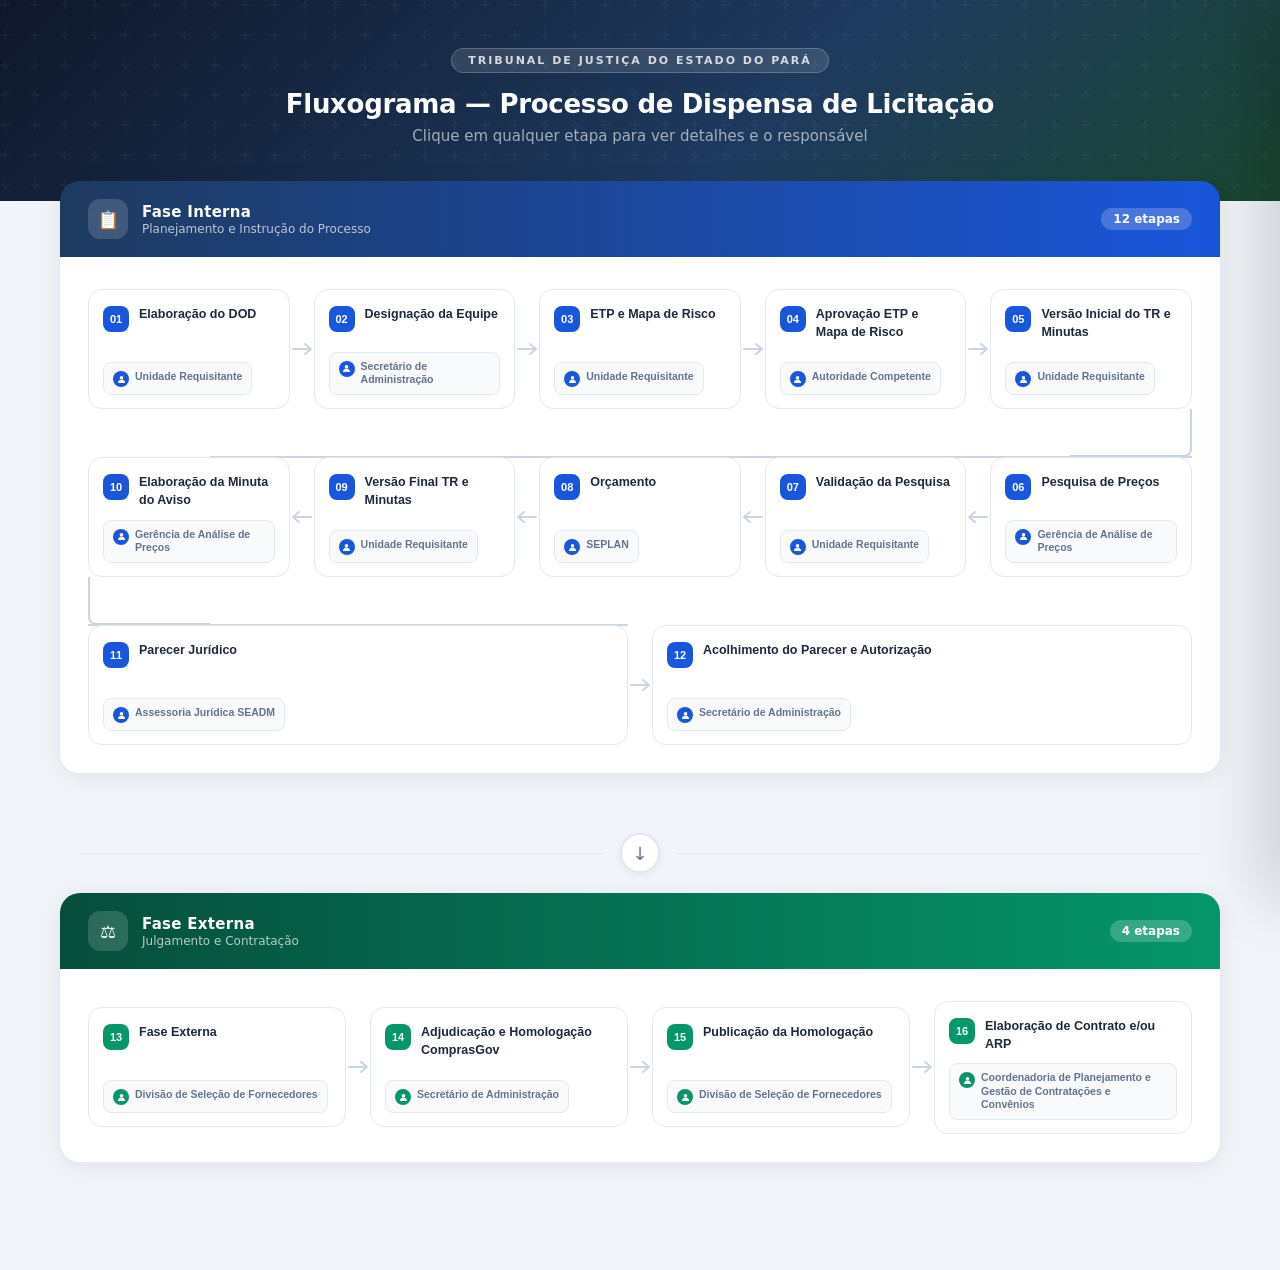
<file: assets/fluxos/dispensa-licitacao.html>
<!DOCTYPE html>
<html lang="pt-BR">
<head>
<meta charset="UTF-8">
<meta name="viewport" content="width=device-width, initial-scale=1.0">
<title>Fluxograma — Dispensa de Licitação · TJPA</title>
<style>
  :root {
    --blue:       #1a56db;
    --blue-light: #3b82f6;
    --blue-dark:  #1e3a5f;
    --green:      #059669;
    --green-light:#10b981;
    --green-dark: #064e3b;
    --bg:         #f1f5f9;
    --card-bg:    #ffffff;
    --line:       #cbd5e1;
    --text:       #1e293b;
    --muted:      #64748b;
  }

  *, *::before, *::after { box-sizing: border-box; margin: 0; padding: 0; }

  body {
    font-family: 'Segoe UI', system-ui, sans-serif;
    background: var(--bg);
    color: var(--text);
    min-height: 100vh;
    padding: 0 0 80px;
  }

  /* ---- Hero ---- */
  .hero {
    background: linear-gradient(135deg, #0f172a 0%, #1e3a5f 60%, #1a4731 100%);
    padding: 48px 24px 56px;
    text-align: center;
    position: relative;
    overflow: hidden;
  }
  .hero::before {
    content: '';
    position: absolute;
    inset: 0;
    background: url("data:image/svg+xml,%3Csvg width='60' height='60' viewBox='0 0 60 60' xmlns='http://www.w3.org/2000/svg'%3E%3Cg fill='none' fill-rule='evenodd'%3E%3Cg fill='%23ffffff' fill-opacity='0.03'%3E%3Cpath d='M36 34v-4h-2v4h-4v2h4v4h2v-4h4v-2h-4zm0-30V0h-2v4h-4v2h4v4h2V6h4V4h-4zM6 34v-4H4v4H0v2h4v4h2v-4h4v-2H6zM6 4V0H4v4H0v2h4v4h2V6h4V4H6z'/%3E%3C/g%3E%3C/g%3E%3C/svg%3E");
  }
  .hero-badge {
    display: inline-block;
    background: rgba(255,255,255,0.12);
    border: 1px solid rgba(255,255,255,0.2);
    color: rgba(255,255,255,0.8);
    font-size: 11px;
    font-weight: 700;
    text-transform: uppercase;
    letter-spacing: 2px;
    padding: 5px 16px;
    border-radius: 999px;
    margin-bottom: 16px;
  }
  .hero h1 {
    color: #fff;
    font-size: clamp(18px, 3vw, 26px);
    font-weight: 800;
    letter-spacing: -0.3px;
    margin-bottom: 8px;
  }
  .hero p {
    color: rgba(255,255,255,0.6);
    font-size: 15px;
  }

  /* ---- Layout ---- */
  .content {
    max-width: 1200px;
    margin: -20px auto 0;
    padding: 0 20px;
    position: relative;
    z-index: 1;
  }

  /* ---- Phase block ---- */
  .phase-block {
    margin-bottom: 28px;
    border-radius: 20px;
    overflow: hidden;
    box-shadow: 0 4px 24px rgba(0,0,0,0.08);
  }

  .phase-head {
    display: flex;
    align-items: center;
    gap: 14px;
    padding: 18px 28px;
    color: #fff;
  }
  .phase-head.blue-head { background: linear-gradient(90deg, #1e3a5f, #1a56db); }
  .phase-head.green-head { background: linear-gradient(90deg, #064e3b, #059669); }

  .phase-icon-wrap {
    width: 40px; height: 40px;
    border-radius: 12px;
    background: rgba(255,255,255,0.15);
    display: flex; align-items: center; justify-content: center;
    font-size: 18px;
    flex-shrink: 0;
  }
  .phase-head-text h2 {
    font-size: 15px;
    font-weight: 700;
    letter-spacing: 0.3px;
  }
  .phase-head-text p {
    font-size: 12px;
    opacity: 0.7;
    margin-top: 1px;
  }
  .phase-badge {
    margin-left: auto;
    background: rgba(255,255,255,0.2);
    font-size: 12px;
    font-weight: 700;
    padding: 4px 12px;
    border-radius: 999px;
  }

  .phase-body {
    background: var(--card-bg);
    padding: 32px 28px 28px;
  }

  /* ---- Flow rows ---- */
  .flow-row {
    display: flex;
    align-items: center;
    gap: 0;
  }

  /* ---- Step node ---- */
  .step-node {
    flex: 1;
    min-width: 0;
    opacity: 0;
    transform: translateY(16px);
    transition: opacity 0.4s ease, transform 0.4s ease;
    position: relative;
  }
  .step-node.visible {
    opacity: 1;
    transform: translateY(0);
  }

  .step-card {
    background: var(--card-bg);
    border: 1.5px solid #e2e8f0;
    border-radius: 14px;
    padding: 16px 14px 13px;
    cursor: pointer;
    transition: transform 0.2s ease, box-shadow 0.2s ease, border-color 0.2s ease;
    position: relative;
    overflow: hidden;
    text-align: left;
    width: 100%;
    min-height: 120px;
    display: flex;
    flex-direction: column;
    gap: 10px;
  }
  .step-card::before {
    content: '';
    position: absolute;
    top: 0; left: 0; right: 0;
    height: 3px;
    border-radius: 14px 14px 0 0;
    background: var(--accent-color, #1a56db);
    transform: scaleX(0);
    transform-origin: left;
    transition: transform 0.3s ease;
  }
  .step-card:hover {
    transform: translateY(-4px);
    box-shadow: 0 12px 32px rgba(0,0,0,0.12);
    border-color: var(--accent-color, #1a56db);
  }
  .step-card:hover::before {
    transform: scaleX(1);
  }

  .card-num {
    width: 26px; height: 26px;
    border-radius: 8px;
    background: var(--accent-color, #1a56db);
    color: #fff;
    font-size: 11px;
    font-weight: 800;
    display: flex; align-items: center; justify-content: center;
    flex-shrink: 0;
  }

  .card-header {
    display: flex;
    align-items: flex-start;
    gap: 10px;
  }

  .card-title {
    font-size: 12.5px;
    font-weight: 700;
    line-height: 1.4;
    color: var(--text);
    flex: 1;
  }

  .card-resp {
    display: flex;
    align-items: flex-start;
    gap: 6px;
    background: #f8fafc;
    border: 1px solid #e2e8f0;
    border-radius: 8px;
    padding: 7px 9px;
    margin-top: auto;
  }
  .card-resp-icon {
    width: 16px; height: 16px;
    border-radius: 50%;
    background: var(--accent-color, #1a56db);
    display: flex; align-items: center; justify-content: center;
    flex-shrink: 0;
    margin-top: 1px;
  }
  .card-resp-icon svg {
    width: 9px; height: 9px;
    fill: white;
  }
  .card-resp-name {
    font-size: 10.5px;
    color: var(--muted);
    font-weight: 600;
    line-height: 1.3;
  }

  /* ---- Connectors ---- */
  .arrow-h {
    flex: 0 0 24px;
    display: flex;
    align-items: center;
    justify-content: center;
    color: var(--line);
    padding: 0 2px;
    flex-shrink: 0;
  }
  .arrow-h svg { width: 20px; height: 14px; }

  /* Row turn connector */
  .row-turn {
    height: 48px;
    position: relative;
    margin: 0;
  }
  .row-turn.turn-right::before {
    content: '';
    position: absolute;
    top: 0;
    right: 0;
    width: calc(10% + 12px);
    height: 100%;
    background: transparent;
    border-right: 2px solid var(--line);
    border-bottom: 2px solid var(--line);
    border-radius: 0 0 8px 0;
  }
  .row-turn.turn-right::after {
    content: '';
    position: absolute;
    right: 0;
    bottom: -1px;
    width: calc(90% - 12px);
    height: 2px;
    background: var(--line);
  }
  .row-turn.turn-left::before {
    content: '';
    position: absolute;
    left: 0;
    top: 0;
    width: calc(10% + 12px);
    height: 100%;
    background: transparent;
    border-left: 2px solid var(--line);
    border-bottom: 2px solid var(--line);
    border-radius: 0 0 0 8px;
  }
  .row-turn.turn-left::after {
    content: '';
    position: absolute;
    left: 0;
    bottom: -1px;
    width: calc(50% - 12px);
    height: 2px;
    background: var(--line);
  }

  /* Phase divider between interna e externa */
  .phase-divider {
    display: flex;
    align-items: center;
    gap: 16px;
    padding: 32px 0 20px;
    max-width: 1200px;
    margin: 0 auto;
    padding-left: 20px;
    padding-right: 20px;
  }
  .phase-divider-line { flex: 1; height: 1px; background: #e2e8f0; }
  .phase-divider-icon {
    width: 40px; height: 40px;
    background: white;
    border: 2px solid #e2e8f0;
    border-radius: 50%;
    display: flex; align-items: center; justify-content: center;
    color: var(--muted);
    font-size: 18px;
    box-shadow: 0 2px 8px rgba(0,0,0,0.06);
  }

  /* ---- Drawer ---- */
  .overlay {
    position: fixed; inset: 0;
    background: rgba(15, 23, 42, 0.5);
    backdrop-filter: blur(4px);
    opacity: 0;
    pointer-events: none;
    transition: opacity 0.3s ease;
    z-index: 200;
  }
  .overlay.show { opacity: 1; pointer-events: auto; }

  .drawer {
    position: fixed;
    top: 0; right: 0;
    width: min(460px, 95vw);
    height: 100%;
    background: #fff;
    z-index: 300;
    display: flex;
    flex-direction: column;
    transform: translateX(100%);
    transition: transform 0.35s cubic-bezier(0.32, 0.72, 0, 1);
    box-shadow: -20px 0 60px rgba(0,0,0,0.15);
  }
  .drawer.open { transform: translateX(0); }

  .drawer-top {
    padding: 28px 28px 24px;
    position: relative;
    flex-shrink: 0;
  }
  .drawer-top.blue { background: linear-gradient(135deg, #0f2c54, #1a56db); }
  .drawer-top.green { background: linear-gradient(135deg, #064e3b, #059669); }

  .drawer-close {
    position: absolute;
    top: 20px; right: 20px;
    width: 34px; height: 34px;
    border-radius: 50%;
    background: rgba(255,255,255,0.15);
    border: none;
    color: white;
    font-size: 16px;
    cursor: pointer;
    display: flex; align-items: center; justify-content: center;
    transition: background 0.2s;
  }
  .drawer-close:hover { background: rgba(255,255,255,0.25); }

  .drawer-tag {
    display: inline-flex;
    align-items: center;
    gap: 6px;
    background: rgba(255,255,255,0.15);
    color: rgba(255,255,255,0.9);
    font-size: 11px;
    font-weight: 700;
    text-transform: uppercase;
    letter-spacing: 1px;
    padding: 4px 12px;
    border-radius: 999px;
    margin-bottom: 12px;
  }
  .drawer-h { color: #fff; font-size: 20px; font-weight: 800; line-height: 1.3; }

  .drawer-scroll {
    flex: 1;
    overflow-y: auto;
    padding: 24px 28px 40px;
  }

  .info-card {
    background: #f8fafc;
    border: 1px solid #e2e8f0;
    border-radius: 12px;
    padding: 16px 18px;
    margin-bottom: 20px;
  }
  .info-card-label {
    font-size: 10px;
    text-transform: uppercase;
    letter-spacing: 1.5px;
    font-weight: 800;
    color: var(--muted);
    margin-bottom: 6px;
    display: flex; align-items: center; gap: 6px;
  }
  .info-card-label::before {
    content: '';
    width: 3px; height: 12px;
    border-radius: 2px;
    background: var(--accent-color, #1a56db);
    display: block;
  }
  .info-card-val {
    font-size: 15px;
    font-weight: 700;
    color: var(--text);
  }

  .desc-section h4 {
    font-size: 11px;
    text-transform: uppercase;
    letter-spacing: 1.5px;
    font-weight: 800;
    color: var(--muted);
    margin-bottom: 10px;
    display: flex; align-items: center; gap: 6px;
  }
  .desc-section h4::before {
    content: '';
    width: 3px; height: 12px;
    border-radius: 2px;
    background: var(--accent-color, #1a56db);
    display: block;
  }
  .desc-section p {
    font-size: 14px;
    line-height: 1.75;
    color: #475569;
  }

  .tip-hint {
    text-align: center;
    font-size: 12px;
    color: var(--muted);
    padding: 20px;
    display: flex;
    align-items: center;
    justify-content: center;
    gap: 8px;
  }

</style>
</head>
<body>

<div class="hero">
  <div class="hero-badge">Tribunal de Justiça do Estado do Pará</div>
  <h1>Fluxograma — Processo de Dispensa de Licitação</h1>
  <p>Clique em qualquer etapa para ver detalhes e o responsável</p>
</div>

<div class="content">

  <div class="phase-block" id="block-interna">
    <div class="phase-head blue-head">
      <div class="phase-icon-wrap">📋</div>
      <div class="phase-head-text">
        <h2>Fase Interna</h2>
        <p>Planejamento e Instrução do Processo</p>
      </div>
      <div class="phase-badge">12 etapas</div>
    </div>
    <div class="phase-body" id="flow-interna"></div>
  </div>

  <div class="phase-divider">
    <div class="phase-divider-line"></div>
    <div class="phase-divider-icon">↓</div>
    <div class="phase-divider-line"></div>
  </div>

  <div class="phase-block" id="block-externa">
    <div class="phase-head green-head">
      <div class="phase-icon-wrap">⚖️</div>
      <div class="phase-head-text">
        <h2>Fase Externa</h2>
        <p>Julgamento e Contratação</p>
      </div>
      <div class="phase-badge">4 etapas</div>
    </div>
    <div class="phase-body" id="flow-externa"></div>
  </div>

</div>

<div class="overlay" id="overlay" onclick="closeDrawer()"></div>

<div class="drawer" id="drawer">
  <div class="drawer-top blue" id="drawer-top">
    <button class="drawer-close" onclick="closeDrawer()">✕</button>
    <div class="drawer-tag" id="d-tag">Etapa 1</div>
    <div class="drawer-h" id="d-title">Título</div>
  </div>
  <div class="drawer-scroll">
    <div class="info-card" id="d-resp-card" style="--accent-color:#1a56db">
      <div class="info-card-label">Responsável pela Etapa</div>
      <div class="info-card-val" id="d-resp"></div>
    </div>
    <div class="desc-section" id="d-desc-section" style="--accent-color:#1a56db">
      <h4>Descrição / Procedimento</h4>
      <p id="d-desc"></p>
    </div>
  </div>
</div>

<script>
const STEPS = [
  { id:1,  phase:'interna', title:'Elaboração do DOD',                    resp:'Unidade Requisitante',                                          desc:'Início do processo com a confecção do Documento de Formalização da Demanda pela unidade que necessita do objeto.' },
  { id:2,  phase:'interna', title:'Designação da Equipe',                 resp:'Secretário de Administração',                                   desc:'Ato formal de indicação e designação dos servidores que irão compor a equipe de planejamento da contratação.' },
  { id:3,  phase:'interna', title:'ETP e Mapa de Risco',                  resp:'Unidade Requisitante',                                          desc:'Estudos Técnicos Preliminares com levantamento do orçamento prévio e mapeamento de riscos envolvidos (se necessário).' },
  { id:4,  phase:'interna', title:'Aprovação ETP e Mapa de Risco',        resp:'Autoridade Competente',                                         desc:'Avaliação técnica e jurídica e posterior validação/aprovação formal das matrizes de risco e ETP.' },
  { id:5,  phase:'interna', title:'Versão Inicial do TR e Minutas',       resp:'Unidade Requisitante',                                          desc:'Elaboração da primeira versão do Termo de Referência, das minutas do contrato e/ou ata e da SD com o orçamento preliminar balizado.' },
  { id:6,  phase:'interna', title:'Pesquisa de Preços',                   resp:'Gerência de Análise de Preços',                                 desc:'Ampla pesquisa de mercado e posterior emissão do Relatório de Competitividade.' },
  { id:7,  phase:'interna', title:'Validação da Pesquisa',                resp:'Unidade Requisitante',                                          desc:'Análise, validação formal do resultado da pesquisa de preços realizada e finalização definitiva da SD.' },
  { id:8,  phase:'interna', title:'Orçamento',                            resp:'SEPLAN',                                                        desc:'Verificação e emissão de Declaração de Disponibilidade Orçamentária e respectiva Validação da Solicitação de Despesa (SD).' },
  { id:9,  phase:'interna', title:'Versão Final TR e Minutas',            resp:'Unidade Requisitante',                                          desc:'Ajustes finais e finalização do TR, das minutas e anexação obrigatória das versões editáveis para análise posterior.' },
  { id:10, phase:'interna', title:'Elaboração da Minuta do Aviso',        resp:'Gerência de Análise de Preços',                                 desc:'Confecção da minuta do Aviso de Dispensa de Licitação que será submetido e publicado.' },
  { id:11, phase:'interna', title:'Parecer Jurídico',                     resp:'Assessoria Jurídica SEADM',                                     desc:'Análise legal e emissão de parecer de regularidade jurídica sobre a contratação direta por dispensa.' },
  { id:12, phase:'interna', title:'Acolhimento do Parecer e Autorização', resp:'Secretário de Administração',                                   desc:'Aprovação dos termos jurídicos e assinatura da autorização de prosseguimento da dispensa.' },
  { id:13, phase:'externa', title:'Fase Externa',                         resp:'Divisão de Seleção de Fornecedores',                            desc:'Publicação oficial do Aviso de Dispensa no sistema e condução ativa da sessão de lances/propostas.' },
  { id:14, phase:'externa', title:'Adjudicação e Homologação ComprasGov', resp:'Secretário de Administração',                                   desc:'Aceite final do objeto ao vencedor da disputa e homologação do resultado no sistema ComprasGov.' },
  { id:15, phase:'externa', title:'Publicação da Homologação',            resp:'Divisão de Seleção de Fornecedores',                            desc:'Inserção do ato homologatório na imprensa oficial ou no Portal Nacional de Contratações Públicas (PNCP).' },
  { id:16, phase:'externa', title:'Elaboração de Contrato e/ou ARP',      resp:'Coordenadoria de Planejamento e Gestão de Contratações e Convênios', desc:'Formalização final do ajuste, lavratura do termo de contrato ou da Ata de Registro de Preços.' },
];

const arrowSvg = (dir) => `
  <svg viewBox="0 0 20 14" fill="none" xmlns="http://www.w3.org/2000/svg">
    ${dir === 'right'
      ? '<path d="M1 7h16M13 2l6 5-6 5" stroke="#cbd5e1" stroke-width="2" stroke-linecap="round" stroke-linejoin="round"/>'
      : '<path d="M19 7H3M7 2L1 7l6 5" stroke="#cbd5e1" stroke-width="2" stroke-linecap="round" stroke-linejoin="round"/>'}
  </svg>`;

const personSvg = `<svg viewBox="0 0 10 10" xmlns="http://www.w3.org/2000/svg"><circle cx="5" cy="3" r="2" fill="white"/><path d="M1 9c0-2.2 1.8-4 4-4s4 1.8 4 4" fill="white"/></svg>`;

function renderFlow(phaseSteps, containerId, accent) {
  const container = document.getElementById(containerId);
  const PER_ROW = 5;
  const rows = [];
  for (let i = 0; i < phaseSteps.length; i += PER_ROW) {
    rows.push(phaseSteps.slice(i, i + PER_ROW));
  }

  let globalDelay = 0;

  rows.forEach((row, rowIdx) => {
    const reversed = rowIdx % 2 === 1;
    const displayRow = reversed ? [...row].reverse() : row;
    const dir = reversed ? 'left' : 'right';

    const rowDiv = document.createElement('div');
    rowDiv.className = 'flow-row';
    rowDiv.style.gap = '0';

    displayRow.forEach((step, cardIdx) => {
      const node = document.createElement('div');
      node.className = 'step-node';
      node.style.transitionDelay = `${globalDelay * 80}ms`;
      globalDelay++;

      node.innerHTML = `
        <button class="step-card" style="--accent-color:${accent}" onclick="openDrawer(${step.id})">
          <div class="card-header">
            <div class="card-num" style="background:${accent}">${String(step.id).padStart(2,'0')}</div>
            <div class="card-title">${step.title}</div>
          </div>
          <div class="card-resp">
            <div class="card-resp-icon" style="background:${accent}">${personSvg}</div>
            <div class="card-resp-name">${step.resp}</div>
          </div>
        </button>`;

      rowDiv.appendChild(node);

      if (cardIdx < displayRow.length - 1) {
        const arrowEl = document.createElement('div');
        arrowEl.className = 'arrow-h';
        arrowEl.innerHTML = arrowSvg(dir);
        rowDiv.appendChild(arrowEl);
      }
    });

    container.appendChild(rowDiv);

    // Turn connector between rows
    if (rowIdx < rows.length - 1) {
      const turn = document.createElement('div');
      turn.className = `row-turn ${reversed ? 'turn-left' : 'turn-right'}`;
      container.appendChild(turn);
    }
  });
}

renderFlow(STEPS.filter(s => s.phase === 'interna'), 'flow-interna', '#1a56db');
renderFlow(STEPS.filter(s => s.phase === 'externa'), 'flow-externa', '#059669');

// Intersection Observer for entrance animation
const observer = new IntersectionObserver((entries) => {
  entries.forEach(e => {
    if (e.isIntersecting) {
      e.target.querySelectorAll('.step-node').forEach(n => n.classList.add('visible'));
    }
  });
}, { threshold: 0.05 });
document.querySelectorAll('.phase-body').forEach(el => observer.observe(el));

// Also trigger for elements already in view
setTimeout(() => {
  document.querySelectorAll('.step-node').forEach(n => n.classList.add('visible'));
}, 100);

// Drawer
function openDrawer(id) {
  const step = STEPS.find(s => s.id === id);
  const isExterna = step.phase === 'externa';
  const accent = isExterna ? '#059669' : '#1a56db';
  const headClass = isExterna ? 'green' : 'blue';

  document.getElementById('d-tag').textContent = `Etapa ${step.id}`;
  document.getElementById('d-title').textContent = step.title;
  document.getElementById('d-resp').textContent = step.resp;
  document.getElementById('d-desc').textContent = step.desc;

  const top = document.getElementById('drawer-top');
  top.className = `drawer-top ${headClass}`;
  document.getElementById('d-resp-card').style.setProperty('--accent-color', accent);
  document.getElementById('d-desc-section').style.setProperty('--accent-color', accent);

  document.getElementById('drawer').classList.add('open');
  document.getElementById('overlay').classList.add('show');
}

function closeDrawer() {
  document.getElementById('drawer').classList.remove('open');
  document.getElementById('overlay').classList.remove('show');
}
</script>
</body>
</html>
</file>
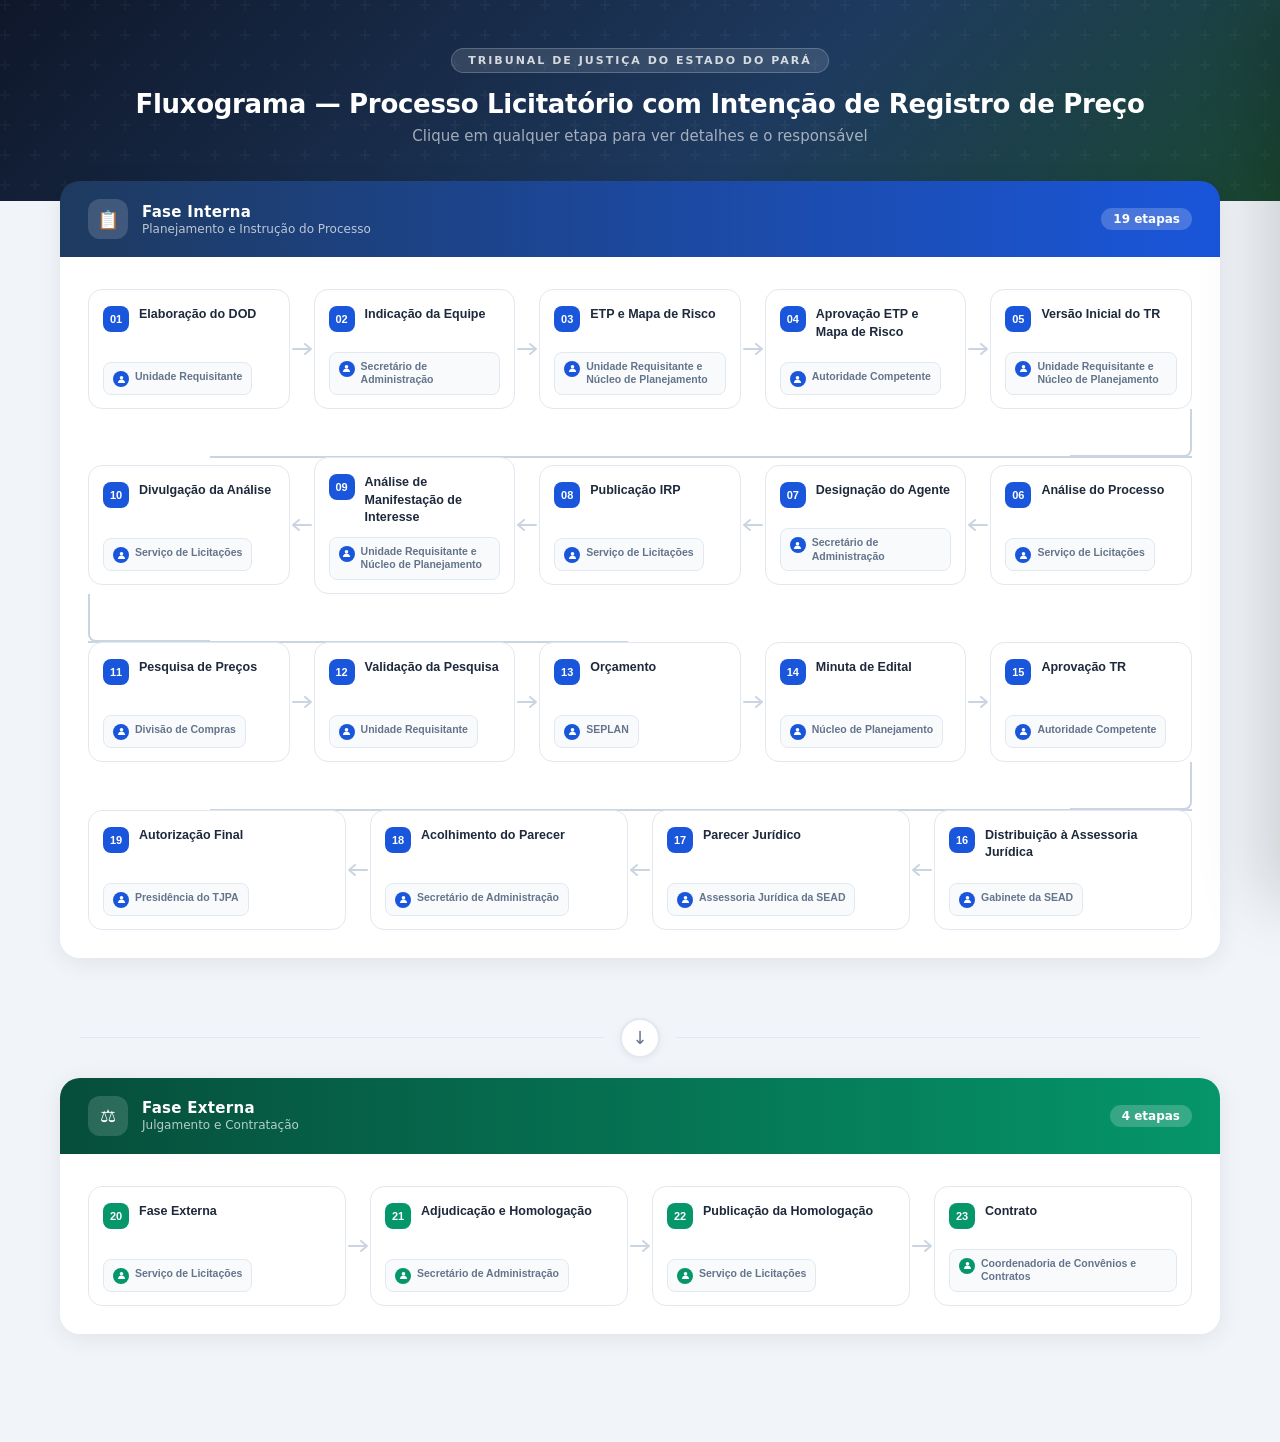
<file: assets/fluxos/licitacao-com-irp.html>
<!DOCTYPE html>
<html lang="pt-BR">
<head>
<meta charset="UTF-8">
<meta name="viewport" content="width=device-width, initial-scale=1.0">
<title>Fluxograma — Licitação com IRP · TJPA</title>
<style>
  :root {
    --blue:       #1a56db;
    --blue-light: #3b82f6;
    --blue-dark:  #1e3a5f;
    --green:      #059669;
    --green-light:#10b981;
    --green-dark: #064e3b;
    --bg:         #f1f5f9;
    --card-bg:    #ffffff;
    --line:       #cbd5e1;
    --text:       #1e293b;
    --muted:      #64748b;
  }

  *, *::before, *::after { box-sizing: border-box; margin: 0; padding: 0; }

  body {
    font-family: 'Segoe UI', system-ui, sans-serif;
    background: var(--bg);
    color: var(--text);
    min-height: 100vh;
    padding: 0 0 80px;
  }

  /* ---- Hero ---- */
  .hero {
    background: linear-gradient(135deg, #0f172a 0%, #1e3a5f 60%, #1a4731 100%);
    padding: 48px 24px 56px;
    text-align: center;
    position: relative;
    overflow: hidden;
  }
  .hero::before {
    content: '';
    position: absolute;
    inset: 0;
    background: url("data:image/svg+xml,%3Csvg width='60' height='60' viewBox='0 0 60 60' xmlns='http://www.w3.org/2000/svg'%3E%3Cg fill='none' fill-rule='evenodd'%3E%3Cg fill='%23ffffff' fill-opacity='0.03'%3E%3Cpath d='M36 34v-4h-2v4h-4v2h4v4h2v-4h4v-2h-4zm0-30V0h-2v4h-4v2h4v4h2V6h4V4h-4zM6 34v-4H4v4H0v2h4v4h2v-4h4v-2H6zM6 4V0H4v4H0v2h4v4h2V6h4V4H6z'/%3E%3C/g%3E%3C/g%3E%3C/svg%3E");
  }
  .hero-badge {
    display: inline-block;
    background: rgba(255,255,255,0.12);
    border: 1px solid rgba(255,255,255,0.2);
    color: rgba(255,255,255,0.8);
    font-size: 11px;
    font-weight: 700;
    text-transform: uppercase;
    letter-spacing: 2px;
    padding: 5px 16px;
    border-radius: 999px;
    margin-bottom: 16px;
  }
  .hero h1 {
    color: #fff;
    font-size: clamp(18px, 3vw, 26px);
    font-weight: 800;
    letter-spacing: -0.3px;
    margin-bottom: 8px;
  }
  .hero p {
    color: rgba(255,255,255,0.6);
    font-size: 15px;
  }

  /* ---- Layout ---- */
  .content {
    max-width: 1200px;
    margin: -20px auto 0;
    padding: 0 20px;
    position: relative;
    z-index: 1;
  }

  /* ---- Phase block ---- */
  .phase-block {
    margin-bottom: 28px;
    border-radius: 20px;
    overflow: hidden;
    box-shadow: 0 4px 24px rgba(0,0,0,0.08);
  }

  .phase-head {
    display: flex;
    align-items: center;
    gap: 14px;
    padding: 18px 28px;
    color: #fff;
  }
  .phase-head.blue-head { background: linear-gradient(90deg, #1e3a5f, #1a56db); }
  .phase-head.green-head { background: linear-gradient(90deg, #064e3b, #059669); }

  .phase-icon-wrap {
    width: 40px; height: 40px;
    border-radius: 12px;
    background: rgba(255,255,255,0.15);
    display: flex; align-items: center; justify-content: center;
    font-size: 18px;
    flex-shrink: 0;
  }
  .phase-head-text h2 {
    font-size: 15px;
    font-weight: 700;
    letter-spacing: 0.3px;
  }
  .phase-head-text p {
    font-size: 12px;
    opacity: 0.7;
    margin-top: 1px;
  }
  .phase-badge {
    margin-left: auto;
    background: rgba(255,255,255,0.2);
    font-size: 12px;
    font-weight: 700;
    padding: 4px 12px;
    border-radius: 999px;
  }

  .phase-body {
    background: var(--card-bg);
    padding: 32px 28px 28px;
  }

  /* ---- Flow rows ---- */
  .flow-row {
    display: flex;
    align-items: center;
    gap: 0;
  }

  /* ---- Step node ---- */
  .step-node {
    flex: 1;
    min-width: 0;
    opacity: 0;
    transform: translateY(16px);
    transition: opacity 0.4s ease, transform 0.4s ease;
    position: relative;
  }
  .step-node.visible {
    opacity: 1;
    transform: translateY(0);
  }

  .step-card {
    background: var(--card-bg);
    border: 1.5px solid #e2e8f0;
    border-radius: 14px;
    padding: 16px 14px 13px;
    cursor: pointer;
    transition: transform 0.2s ease, box-shadow 0.2s ease, border-color 0.2s ease;
    position: relative;
    overflow: hidden;
    text-align: left;
    width: 100%;
    min-height: 120px;
    display: flex;
    flex-direction: column;
    gap: 10px;
  }
  .step-card::before {
    content: '';
    position: absolute;
    top: 0; left: 0; right: 0;
    height: 3px;
    border-radius: 14px 14px 0 0;
    background: var(--accent-color, #1a56db);
    transform: scaleX(0);
    transform-origin: left;
    transition: transform 0.3s ease;
  }
  .step-card:hover {
    transform: translateY(-4px);
    box-shadow: 0 12px 32px rgba(0,0,0,0.12);
    border-color: var(--accent-color, #1a56db);
  }
  .step-card:hover::before {
    transform: scaleX(1);
  }

  .card-num {
    width: 26px; height: 26px;
    border-radius: 8px;
    background: var(--accent-color, #1a56db);
    color: #fff;
    font-size: 11px;
    font-weight: 800;
    display: flex; align-items: center; justify-content: center;
    flex-shrink: 0;
  }

  .card-header {
    display: flex;
    align-items: flex-start;
    gap: 10px;
  }

  .card-title {
    font-size: 12.5px;
    font-weight: 700;
    line-height: 1.4;
    color: var(--text);
    flex: 1;
  }

  .card-resp {
    display: flex;
    align-items: flex-start;
    gap: 6px;
    background: #f8fafc;
    border: 1px solid #e2e8f0;
    border-radius: 8px;
    padding: 7px 9px;
    margin-top: auto;
  }
  .card-resp-icon {
    width: 16px; height: 16px;
    border-radius: 50%;
    background: var(--accent-color, #1a56db);
    display: flex; align-items: center; justify-content: center;
    flex-shrink: 0;
    margin-top: 1px;
  }
  .card-resp-icon svg {
    width: 9px; height: 9px;
    fill: white;
  }
  .card-resp-name {
    font-size: 10.5px;
    color: var(--muted);
    font-weight: 600;
    line-height: 1.3;
  }

  /* ---- Connectors ---- */
  .arrow-h {
    flex: 0 0 24px;
    display: flex;
    align-items: center;
    justify-content: center;
    color: var(--line);
    padding: 0 2px;
    flex-shrink: 0;
  }
  .arrow-h svg { width: 20px; height: 14px; }

  /* Row turn connector */
  .row-turn {
    height: 48px;
    position: relative;
    margin: 0;
  }
  .row-turn.turn-right::before {
    content: '';
    position: absolute;
    top: 0;
    right: 0;
    width: calc(10% + 12px);
    height: 100%;
    background: transparent;
    border-right: 2px solid var(--line);
    border-bottom: 2px solid var(--line);
    border-radius: 0 0 8px 0;
  }
  .row-turn.turn-right::after {
    content: '';
    position: absolute;
    right: 0;
    bottom: -1px;
    width: calc(90% - 12px);
    height: 2px;
    background: var(--line);
  }
  .row-turn.turn-left::before {
    content: '';
    position: absolute;
    left: 0;
    top: 0;
    width: calc(10% + 12px);
    height: 100%;
    background: transparent;
    border-left: 2px solid var(--line);
    border-bottom: 2px solid var(--line);
    border-radius: 0 0 0 8px;
  }
  .row-turn.turn-left::after {
    content: '';
    position: absolute;
    left: 0;
    bottom: -1px;
    width: calc(50% - 12px);
    height: 2px;
    background: var(--line);
  }

  /* Phase divider between interna e externa */
  .phase-divider {
    display: flex;
    align-items: center;
    gap: 16px;
    padding: 32px 0 20px;
    max-width: 1200px;
    margin: 0 auto;
    padding-left: 20px;
    padding-right: 20px;
  }
  .phase-divider-line { flex: 1; height: 1px; background: #e2e8f0; }
  .phase-divider-icon {
    width: 40px; height: 40px;
    background: white;
    border: 2px solid #e2e8f0;
    border-radius: 50%;
    display: flex; align-items: center; justify-content: center;
    color: var(--muted);
    font-size: 18px;
    box-shadow: 0 2px 8px rgba(0,0,0,0.06);
  }

  /* ---- Drawer ---- */
  .overlay {
    position: fixed; inset: 0;
    background: rgba(15, 23, 42, 0.5);
    backdrop-filter: blur(4px);
    opacity: 0;
    pointer-events: none;
    transition: opacity 0.3s ease;
    z-index: 200;
  }
  .overlay.show { opacity: 1; pointer-events: auto; }

  .drawer {
    position: fixed;
    top: 0; right: 0;
    width: min(460px, 95vw);
    height: 100%;
    background: #fff;
    z-index: 300;
    display: flex;
    flex-direction: column;
    transform: translateX(100%);
    transition: transform 0.35s cubic-bezier(0.32, 0.72, 0, 1);
    box-shadow: -20px 0 60px rgba(0,0,0,0.15);
  }
  .drawer.open { transform: translateX(0); }

  .drawer-top {
    padding: 28px 28px 24px;
    position: relative;
    flex-shrink: 0;
  }
  .drawer-top.blue { background: linear-gradient(135deg, #0f2c54, #1a56db); }
  .drawer-top.green { background: linear-gradient(135deg, #064e3b, #059669); }

  .drawer-close {
    position: absolute;
    top: 20px; right: 20px;
    width: 34px; height: 34px;
    border-radius: 50%;
    background: rgba(255,255,255,0.15);
    border: none;
    color: white;
    font-size: 16px;
    cursor: pointer;
    display: flex; align-items: center; justify-content: center;
    transition: background 0.2s;
  }
  .drawer-close:hover { background: rgba(255,255,255,0.25); }

  .drawer-tag {
    display: inline-flex;
    align-items: center;
    gap: 6px;
    background: rgba(255,255,255,0.15);
    color: rgba(255,255,255,0.9);
    font-size: 11px;
    font-weight: 700;
    text-transform: uppercase;
    letter-spacing: 1px;
    padding: 4px 12px;
    border-radius: 999px;
    margin-bottom: 12px;
  }
  .drawer-h { color: #fff; font-size: 20px; font-weight: 800; line-height: 1.3; }

  .drawer-scroll {
    flex: 1;
    overflow-y: auto;
    padding: 24px 28px 40px;
  }

  .info-card {
    background: #f8fafc;
    border: 1px solid #e2e8f0;
    border-radius: 12px;
    padding: 16px 18px;
    margin-bottom: 20px;
  }
  .info-card-label {
    font-size: 10px;
    text-transform: uppercase;
    letter-spacing: 1.5px;
    font-weight: 800;
    color: var(--muted);
    margin-bottom: 6px;
    display: flex; align-items: center; gap: 6px;
  }
  .info-card-label::before {
    content: '';
    width: 3px; height: 12px;
    border-radius: 2px;
    background: var(--accent-color, #1a56db);
    display: block;
  }
  .info-card-val {
    font-size: 15px;
    font-weight: 700;
    color: var(--text);
  }

  .desc-section h4 {
    font-size: 11px;
    text-transform: uppercase;
    letter-spacing: 1.5px;
    font-weight: 800;
    color: var(--muted);
    margin-bottom: 10px;
    display: flex; align-items: center; gap: 6px;
  }
  .desc-section h4::before {
    content: '';
    width: 3px; height: 12px;
    border-radius: 2px;
    background: var(--accent-color, #1a56db);
    display: block;
  }
  .desc-section p {
    font-size: 14px;
    line-height: 1.75;
    color: #475569;
  }

  .tip-hint {
    text-align: center;
    font-size: 12px;
    color: var(--muted);
    padding: 20px;
    display: flex;
    align-items: center;
    justify-content: center;
    gap: 8px;
  }

</style>
</head>
<body>

<div class="hero">
  <div class="hero-badge">Tribunal de Justiça do Estado do Pará</div>
  <h1>Fluxograma — Processo Licitatório com Intenção de Registro de Preço</h1>
  <p>Clique em qualquer etapa para ver detalhes e o responsável</p>
</div>

<div class="content">

  <div class="phase-block" id="block-interna">
    <div class="phase-head blue-head">
      <div class="phase-icon-wrap">📋</div>
      <div class="phase-head-text">
        <h2>Fase Interna</h2>
        <p>Planejamento e Instrução do Processo</p>
      </div>
      <div class="phase-badge">19 etapas</div>
    </div>
    <div class="phase-body" id="flow-interna"></div>
  </div>

  <div class="phase-divider">
    <div class="phase-divider-line"></div>
    <div class="phase-divider-icon">↓</div>
    <div class="phase-divider-line"></div>
  </div>

  <div class="phase-block" id="block-externa">
    <div class="phase-head green-head">
      <div class="phase-icon-wrap">⚖️</div>
      <div class="phase-head-text">
        <h2>Fase Externa</h2>
        <p>Julgamento e Contratação</p>
      </div>
      <div class="phase-badge">4 etapas</div>
    </div>
    <div class="phase-body" id="flow-externa"></div>
  </div>

</div>

<div class="overlay" id="overlay" onclick="closeDrawer()"></div>

<div class="drawer" id="drawer">
  <div class="drawer-top blue" id="drawer-top">
    <button class="drawer-close" onclick="closeDrawer()">✕</button>
    <div class="drawer-tag" id="d-tag">Etapa 1</div>
    <div class="drawer-h" id="d-title">Título</div>
  </div>
  <div class="drawer-scroll">
    <div class="info-card" id="d-resp-card" style="--accent-color:#1a56db">
      <div class="info-card-label">Responsável pela Etapa</div>
      <div class="info-card-val" id="d-resp"></div>
    </div>
    <div class="desc-section" id="d-desc-section" style="--accent-color:#1a56db">
      <h4>Descrição / Procedimento</h4>
      <p id="d-desc"></p>
    </div>
  </div>
</div>

<script>
const STEPS = [
  { id:1,  phase:'interna', title:'Elaboração do DOD',                       resp:'Unidade Requisitante',                             desc:'Início do processo com a confecção do Documento de Formalização da Demanda pela unidade que necessita do objeto.' },
  { id:2,  phase:'interna', title:'Indicação da Equipe',                      resp:'Secretário de Administração',                      desc:'Ato formal de indicação e designação dos servidores responsáveis pelo planejamento da contratação.' },
  { id:3,  phase:'interna', title:'ETP e Mapa de Risco',                      resp:'Unidade Requisitante e Núcleo de Planejamento',    desc:'Elaboração do Estudo Técnico Preliminar com levantamento do orçamento prévio e do respectivo Mapa de Risco.' },
  { id:4,  phase:'interna', title:'Aprovação ETP e Mapa de Risco',            resp:'Autoridade Competente',                            desc:'Avaliação e aprovação formal do ETP e do Mapa de Risco elaborados.' },
  { id:5,  phase:'interna', title:'Versão Inicial do TR',                     resp:'Unidade Requisitante e Núcleo de Planejamento',    desc:'Elaboração da versão inicial do Termo de Referência e da Solicitação de Despesa (SD) com orçamento preliminar.' },
  { id:6,  phase:'interna', title:'Análise do Processo',                      resp:'Serviço de Licitações',                           desc:'Indicação do Agente de Contratação, análise do processo e juntada da Portaria de Designação.' },
  { id:7,  phase:'interna', title:'Designação do Agente',                     resp:'Secretário de Administração',                      desc:'Designação formal do Agente de Contratação responsável pela condução do certame.' },
  { id:8,  phase:'interna', title:'Publicação IRP',                          resp:'Serviço de Licitações',                           desc:'Publicação da Intenção de Registro de Preços (IRP) para manifestação de interesse de outros órgãos.' },
  { id:9,  phase:'interna', title:'Análise de Manifestação de Interesse',     resp:'Unidade Requisitante e Núcleo de Planejamento',    desc:'Análise, aceitação ou rejeição das manifestações de interesse recebidas.' },
  { id:10, phase:'interna', title:'Divulgação da Análise',                    resp:'Serviço de Licitações',                           desc:'Divulgação da análise das manifestações de interesse no sistema Compras.gov, quando houver.' },
  { id:11, phase:'interna', title:'Pesquisa de Preços',                       resp:'Divisão de Compras',                              desc:'Pesquisa de mercado e emissão do Relatório de Competitividade.' },
  { id:12, phase:'interna', title:'Validação da Pesquisa',                    resp:'Unidade Requisitante',                            desc:'Validação da pesquisa de preços realizada e finalização da SD.' },
  { id:13, phase:'interna', title:'Orçamento',                                resp:'SEPLAN',                                          desc:'Verificação da disponibilidade orçamentária e validação da Solicitação de Despesa (SD).' },
  { id:14, phase:'interna', title:'Minuta de Edital',                         resp:'Núcleo de Planejamento',                          desc:'Finalização do TR, inclusão da SD validada e elaboração das minutas de Edital, Contrato e/ou Ata de Registro de Preços.' },
  { id:15, phase:'interna', title:'Aprovação TR',                             resp:'Autoridade Competente',                           desc:'Aprovação formal da versão final do Termo de Referência.' },
  { id:16, phase:'interna', title:'Distribuição à Assessoria Jurídica',       resp:'Gabinete da SEAD',                                desc:'Distribuição do processo para análise da Assessoria Jurídica da Secretaria de Administração.' },
  { id:17, phase:'interna', title:'Parecer Jurídico',                         resp:'Assessoria Jurídica da SEAD',                     desc:'Elaboração do parecer jurídico sobre a regularidade do processo licitatório.' },
  { id:18, phase:'interna', title:'Acolhimento do Parecer',                   resp:'Secretário de Administração',                      desc:'Acolhimento do parecer jurídico emitido pela Assessoria Jurídica.' },
  { id:19, phase:'interna', title:'Autorização Final',                        resp:'Presidência do TJPA',                             desc:'Autorização final para prosseguimento do certame licitatório.' },
  { id:20, phase:'externa', title:'Fase Externa',                             resp:'Serviço de Licitações',                           desc:'Publicação do Edital e condução da fase externa do certame licitatório.' },
  { id:21, phase:'externa', title:'Adjudicação e Homologação',                resp:'Secretário de Administração',                      desc:'Adjudicação do objeto ao licitante vencedor e homologação do resultado do certame.' },
  { id:22, phase:'externa', title:'Publicação da Homologação',                resp:'Serviço de Licitações',                           desc:'Publicação do ato de homologação do resultado da licitação.' },
  { id:23, phase:'externa', title:'Contrato',                                 resp:'Coordenadoria de Convênios e Contratos',           desc:'Elaboração do Contrato e/ou Ata de Registro de Preços decorrente da licitação.' },
];

const arrowSvg = (dir) => `
  <svg viewBox="0 0 20 14" fill="none" xmlns="http://www.w3.org/2000/svg">
    ${dir === 'right'
      ? '<path d="M1 7h16M13 2l6 5-6 5" stroke="#cbd5e1" stroke-width="2" stroke-linecap="round" stroke-linejoin="round"/>'
      : '<path d="M19 7H3M7 2L1 7l6 5" stroke="#cbd5e1" stroke-width="2" stroke-linecap="round" stroke-linejoin="round"/>'}
  </svg>`;

const personSvg = `<svg viewBox="0 0 10 10" xmlns="http://www.w3.org/2000/svg"><circle cx="5" cy="3" r="2" fill="white"/><path d="M1 9c0-2.2 1.8-4 4-4s4 1.8 4 4" fill="white"/></svg>`;

function renderFlow(phaseSteps, containerId, accent) {
  const container = document.getElementById(containerId);
  const PER_ROW = 5;
  const rows = [];
  for (let i = 0; i < phaseSteps.length; i += PER_ROW) {
    rows.push(phaseSteps.slice(i, i + PER_ROW));
  }

  let globalDelay = 0;

  rows.forEach((row, rowIdx) => {
    const reversed = rowIdx % 2 === 1;
    const displayRow = reversed ? [...row].reverse() : row;
    const dir = reversed ? 'left' : 'right';

    const rowDiv = document.createElement('div');
    rowDiv.className = 'flow-row';
    rowDiv.style.gap = '0';

    displayRow.forEach((step, cardIdx) => {
      const node = document.createElement('div');
      node.className = 'step-node';
      node.style.transitionDelay = `${globalDelay * 80}ms`;
      globalDelay++;

      node.innerHTML = `
        <button class="step-card" style="--accent-color:${accent}" onclick="openDrawer(${step.id})">
          <div class="card-header">
            <div class="card-num" style="background:${accent}">${String(step.id).padStart(2,'0')}</div>
            <div class="card-title">${step.title}</div>
          </div>
          <div class="card-resp">
            <div class="card-resp-icon" style="background:${accent}">${personSvg}</div>
            <div class="card-resp-name">${step.resp}</div>
          </div>
        </button>`;

      rowDiv.appendChild(node);

      if (cardIdx < displayRow.length - 1) {
        const arrowEl = document.createElement('div');
        arrowEl.className = 'arrow-h';
        arrowEl.innerHTML = arrowSvg(dir);
        rowDiv.appendChild(arrowEl);
      }
    });

    container.appendChild(rowDiv);

    // Turn connector between rows
    if (rowIdx < rows.length - 1) {
      const turn = document.createElement('div');
      turn.className = `row-turn ${reversed ? 'turn-left' : 'turn-right'}`;
      container.appendChild(turn);
    }
  });
}

renderFlow(STEPS.filter(s => s.phase === 'interna'), 'flow-interna', '#1a56db');
renderFlow(STEPS.filter(s => s.phase === 'externa'), 'flow-externa', '#059669');

// Intersection Observer for entrance animation
const observer = new IntersectionObserver((entries) => {
  entries.forEach(e => {
    if (e.isIntersecting) {
      e.target.querySelectorAll('.step-node').forEach(n => n.classList.add('visible'));
    }
  });
}, { threshold: 0.05 });
document.querySelectorAll('.phase-body').forEach(el => observer.observe(el));

// Also trigger for elements already in view
setTimeout(() => {
  document.querySelectorAll('.step-node').forEach(n => n.classList.add('visible'));
}, 100);

// Drawer
function openDrawer(id) {
  const step = STEPS.find(s => s.id === id);
  const isExterna = step.phase === 'externa';
  const accent = isExterna ? '#059669' : '#1a56db';
  const headClass = isExterna ? 'green' : 'blue';

  document.getElementById('d-tag').textContent = `Etapa ${step.id}`;
  document.getElementById('d-title').textContent = step.title;
  document.getElementById('d-resp').textContent = step.resp;
  document.getElementById('d-desc').textContent = step.desc;

  const top = document.getElementById('drawer-top');
  top.className = `drawer-top ${headClass}`;
  document.getElementById('d-resp-card').style.setProperty('--accent-color', accent);
  document.getElementById('d-desc-section').style.setProperty('--accent-color', accent);

  document.getElementById('drawer').classList.add('open');
  document.getElementById('overlay').classList.add('show');
}

function closeDrawer() {
  document.getElementById('drawer').classList.remove('open');
  document.getElementById('overlay').classList.remove('show');
}
</script>
</body>
</html>
</file>
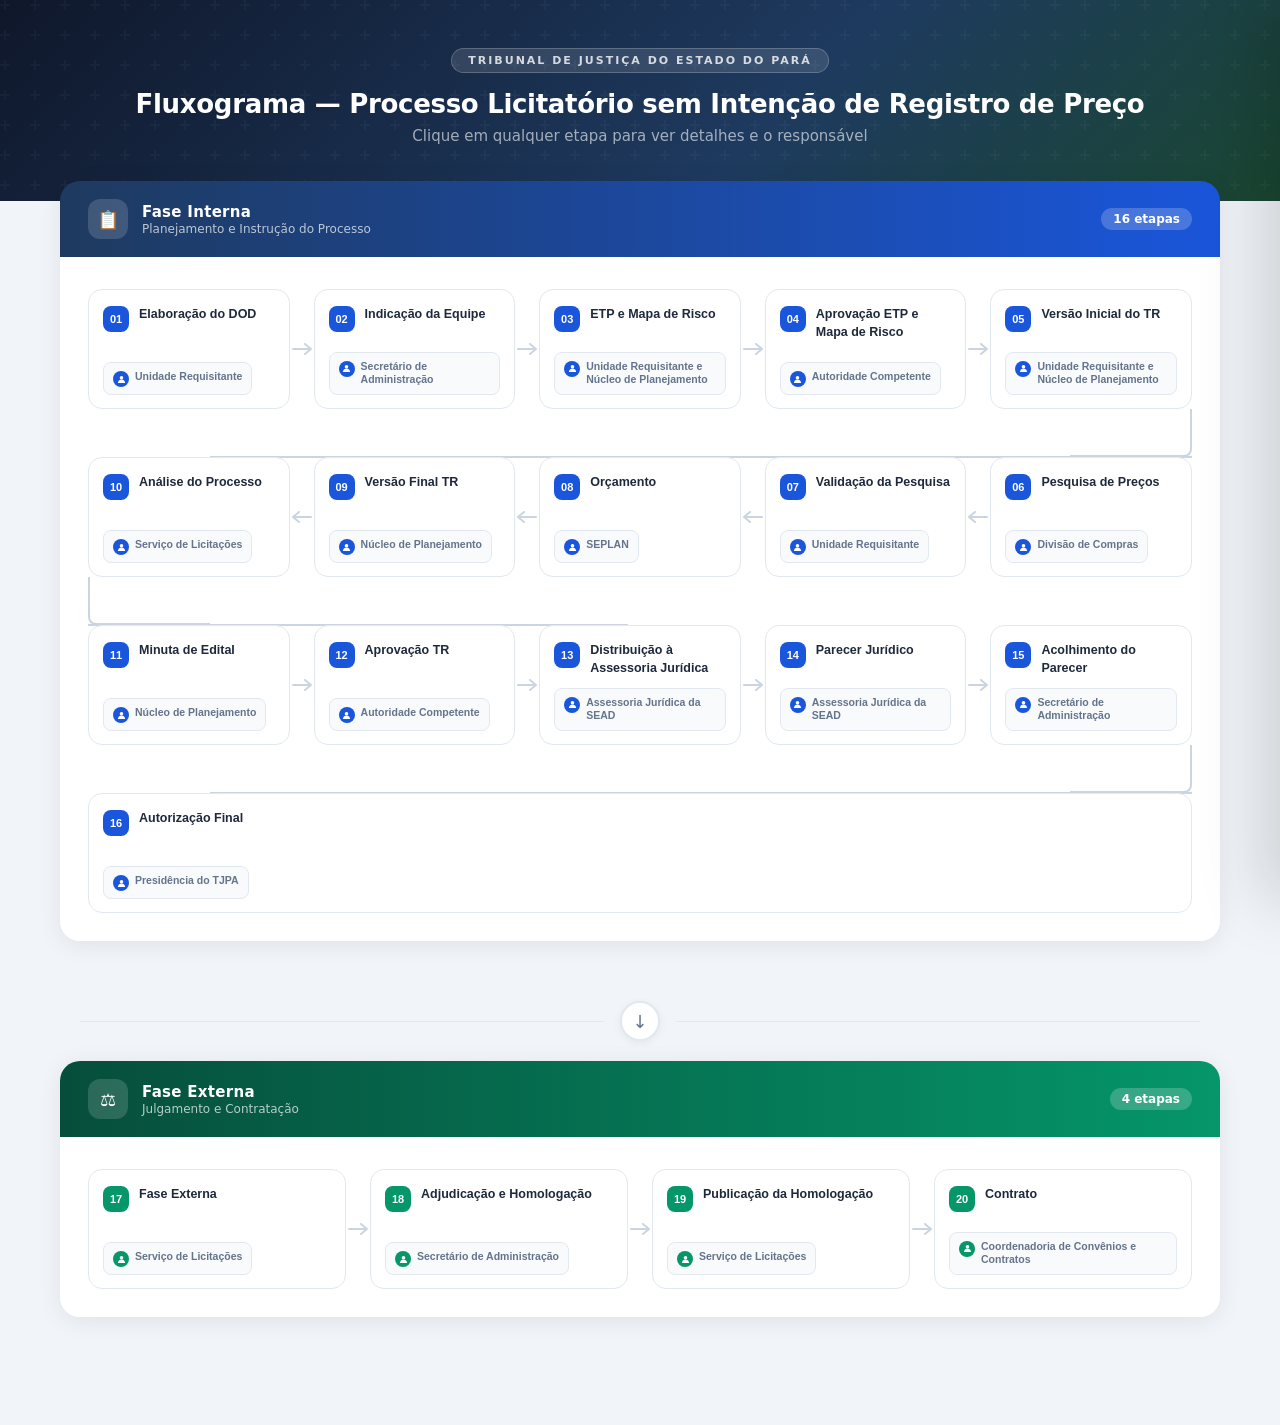
<file: assets/fluxos/licitacao-sem-irp.html>
<!DOCTYPE html>
<html lang="pt-BR">
<head>
<meta charset="UTF-8">
<meta name="viewport" content="width=device-width, initial-scale=1.0">
<title>Fluxograma — Licitação sem IRP · TJPA</title>
<style>
  :root {
    --blue:       #1a56db;
    --blue-light: #3b82f6;
    --blue-dark:  #1e3a5f;
    --green:      #059669;
    --green-light:#10b981;
    --green-dark: #064e3b;
    --bg:         #f1f5f9;
    --card-bg:    #ffffff;
    --line:       #cbd5e1;
    --text:       #1e293b;
    --muted:      #64748b;
  }

  *, *::before, *::after { box-sizing: border-box; margin: 0; padding: 0; }

  body {
    font-family: 'Segoe UI', system-ui, sans-serif;
    background: var(--bg);
    color: var(--text);
    min-height: 100vh;
    padding: 0 0 80px;
  }

  /* ---- Hero ---- */
  .hero {
    background: linear-gradient(135deg, #0f172a 0%, #1e3a5f 60%, #1a4731 100%);
    padding: 48px 24px 56px;
    text-align: center;
    position: relative;
    overflow: hidden;
  }
  .hero::before {
    content: '';
    position: absolute;
    inset: 0;
    background: url("data:image/svg+xml,%3Csvg width='60' height='60' viewBox='0 0 60 60' xmlns='http://www.w3.org/2000/svg'%3E%3Cg fill='none' fill-rule='evenodd'%3E%3Cg fill='%23ffffff' fill-opacity='0.03'%3E%3Cpath d='M36 34v-4h-2v4h-4v2h4v4h2v-4h4v-2h-4zm0-30V0h-2v4h-4v2h4v4h2V6h4V4h-4zM6 34v-4H4v4H0v2h4v4h2v-4h4v-2H6zM6 4V0H4v4H0v2h4v4h2V6h4V4H6z'/%3E%3C/g%3E%3C/g%3E%3C/svg%3E");
  }
  .hero-badge {
    display: inline-block;
    background: rgba(255,255,255,0.12);
    border: 1px solid rgba(255,255,255,0.2);
    color: rgba(255,255,255,0.8);
    font-size: 11px;
    font-weight: 700;
    text-transform: uppercase;
    letter-spacing: 2px;
    padding: 5px 16px;
    border-radius: 999px;
    margin-bottom: 16px;
  }
  .hero h1 {
    color: #fff;
    font-size: clamp(18px, 3vw, 26px);
    font-weight: 800;
    letter-spacing: -0.3px;
    margin-bottom: 8px;
  }
  .hero p {
    color: rgba(255,255,255,0.6);
    font-size: 15px;
  }

  /* ---- Layout ---- */
  .content {
    max-width: 1200px;
    margin: -20px auto 0;
    padding: 0 20px;
    position: relative;
    z-index: 1;
  }

  /* ---- Phase block ---- */
  .phase-block {
    margin-bottom: 28px;
    border-radius: 20px;
    overflow: hidden;
    box-shadow: 0 4px 24px rgba(0,0,0,0.08);
  }

  .phase-head {
    display: flex;
    align-items: center;
    gap: 14px;
    padding: 18px 28px;
    color: #fff;
  }
  .phase-head.blue-head { background: linear-gradient(90deg, #1e3a5f, #1a56db); }
  .phase-head.green-head { background: linear-gradient(90deg, #064e3b, #059669); }

  .phase-icon-wrap {
    width: 40px; height: 40px;
    border-radius: 12px;
    background: rgba(255,255,255,0.15);
    display: flex; align-items: center; justify-content: center;
    font-size: 18px;
    flex-shrink: 0;
  }
  .phase-head-text h2 {
    font-size: 15px;
    font-weight: 700;
    letter-spacing: 0.3px;
  }
  .phase-head-text p {
    font-size: 12px;
    opacity: 0.7;
    margin-top: 1px;
  }
  .phase-badge {
    margin-left: auto;
    background: rgba(255,255,255,0.2);
    font-size: 12px;
    font-weight: 700;
    padding: 4px 12px;
    border-radius: 999px;
  }

  .phase-body {
    background: var(--card-bg);
    padding: 32px 28px 28px;
  }

  /* ---- Flow rows ---- */
  .flow-row {
    display: flex;
    align-items: center;
    gap: 0;
  }

  /* ---- Step node ---- */
  .step-node {
    flex: 1;
    min-width: 0;
    opacity: 0;
    transform: translateY(16px);
    transition: opacity 0.4s ease, transform 0.4s ease;
    position: relative;
  }
  .step-node.visible {
    opacity: 1;
    transform: translateY(0);
  }

  .step-card {
    background: var(--card-bg);
    border: 1.5px solid #e2e8f0;
    border-radius: 14px;
    padding: 16px 14px 13px;
    cursor: pointer;
    transition: transform 0.2s ease, box-shadow 0.2s ease, border-color 0.2s ease;
    position: relative;
    overflow: hidden;
    text-align: left;
    width: 100%;
    min-height: 120px;
    display: flex;
    flex-direction: column;
    gap: 10px;
  }
  .step-card::before {
    content: '';
    position: absolute;
    top: 0; left: 0; right: 0;
    height: 3px;
    border-radius: 14px 14px 0 0;
    background: var(--accent-color, #1a56db);
    transform: scaleX(0);
    transform-origin: left;
    transition: transform 0.3s ease;
  }
  .step-card:hover {
    transform: translateY(-4px);
    box-shadow: 0 12px 32px rgba(0,0,0,0.12);
    border-color: var(--accent-color, #1a56db);
  }
  .step-card:hover::before {
    transform: scaleX(1);
  }

  .card-num {
    width: 26px; height: 26px;
    border-radius: 8px;
    background: var(--accent-color, #1a56db);
    color: #fff;
    font-size: 11px;
    font-weight: 800;
    display: flex; align-items: center; justify-content: center;
    flex-shrink: 0;
  }

  .card-header {
    display: flex;
    align-items: flex-start;
    gap: 10px;
  }

  .card-title {
    font-size: 12.5px;
    font-weight: 700;
    line-height: 1.4;
    color: var(--text);
    flex: 1;
  }

  .card-resp {
    display: flex;
    align-items: flex-start;
    gap: 6px;
    background: #f8fafc;
    border: 1px solid #e2e8f0;
    border-radius: 8px;
    padding: 7px 9px;
    margin-top: auto;
  }
  .card-resp-icon {
    width: 16px; height: 16px;
    border-radius: 50%;
    background: var(--accent-color, #1a56db);
    display: flex; align-items: center; justify-content: center;
    flex-shrink: 0;
    margin-top: 1px;
  }
  .card-resp-icon svg {
    width: 9px; height: 9px;
    fill: white;
  }
  .card-resp-name {
    font-size: 10.5px;
    color: var(--muted);
    font-weight: 600;
    line-height: 1.3;
  }

  /* ---- Connectors ---- */
  .arrow-h {
    flex: 0 0 24px;
    display: flex;
    align-items: center;
    justify-content: center;
    color: var(--line);
    padding: 0 2px;
    flex-shrink: 0;
  }
  .arrow-h svg { width: 20px; height: 14px; }

  /* Row turn connector */
  .row-turn {
    height: 48px;
    position: relative;
    margin: 0;
  }
  .row-turn.turn-right::before {
    content: '';
    position: absolute;
    top: 0;
    right: 0;
    width: calc(10% + 12px);
    height: 100%;
    background: transparent;
    border-right: 2px solid var(--line);
    border-bottom: 2px solid var(--line);
    border-radius: 0 0 8px 0;
  }
  .row-turn.turn-right::after {
    content: '';
    position: absolute;
    right: 0;
    bottom: -1px;
    width: calc(90% - 12px);
    height: 2px;
    background: var(--line);
  }
  .row-turn.turn-left::before {
    content: '';
    position: absolute;
    left: 0;
    top: 0;
    width: calc(10% + 12px);
    height: 100%;
    background: transparent;
    border-left: 2px solid var(--line);
    border-bottom: 2px solid var(--line);
    border-radius: 0 0 0 8px;
  }
  .row-turn.turn-left::after {
    content: '';
    position: absolute;
    left: 0;
    bottom: -1px;
    width: calc(50% - 12px);
    height: 2px;
    background: var(--line);
  }

  /* Phase divider between interna e externa */
  .phase-divider {
    display: flex;
    align-items: center;
    gap: 16px;
    padding: 32px 0 20px;
    max-width: 1200px;
    margin: 0 auto;
    padding-left: 20px;
    padding-right: 20px;
  }
  .phase-divider-line { flex: 1; height: 1px; background: #e2e8f0; }
  .phase-divider-icon {
    width: 40px; height: 40px;
    background: white;
    border: 2px solid #e2e8f0;
    border-radius: 50%;
    display: flex; align-items: center; justify-content: center;
    color: var(--muted);
    font-size: 18px;
    box-shadow: 0 2px 8px rgba(0,0,0,0.06);
  }

  /* ---- Drawer ---- */
  .overlay {
    position: fixed; inset: 0;
    background: rgba(15, 23, 42, 0.5);
    backdrop-filter: blur(4px);
    opacity: 0;
    pointer-events: none;
    transition: opacity 0.3s ease;
    z-index: 200;
  }
  .overlay.show { opacity: 1; pointer-events: auto; }

  .drawer {
    position: fixed;
    top: 0; right: 0;
    width: min(460px, 95vw);
    height: 100%;
    background: #fff;
    z-index: 300;
    display: flex;
    flex-direction: column;
    transform: translateX(100%);
    transition: transform 0.35s cubic-bezier(0.32, 0.72, 0, 1);
    box-shadow: -20px 0 60px rgba(0,0,0,0.15);
  }
  .drawer.open { transform: translateX(0); }

  .drawer-top {
    padding: 28px 28px 24px;
    position: relative;
    flex-shrink: 0;
  }
  .drawer-top.blue { background: linear-gradient(135deg, #0f2c54, #1a56db); }
  .drawer-top.green { background: linear-gradient(135deg, #064e3b, #059669); }

  .drawer-close {
    position: absolute;
    top: 20px; right: 20px;
    width: 34px; height: 34px;
    border-radius: 50%;
    background: rgba(255,255,255,0.15);
    border: none;
    color: white;
    font-size: 16px;
    cursor: pointer;
    display: flex; align-items: center; justify-content: center;
    transition: background 0.2s;
  }
  .drawer-close:hover { background: rgba(255,255,255,0.25); }

  .drawer-tag {
    display: inline-flex;
    align-items: center;
    gap: 6px;
    background: rgba(255,255,255,0.15);
    color: rgba(255,255,255,0.9);
    font-size: 11px;
    font-weight: 700;
    text-transform: uppercase;
    letter-spacing: 1px;
    padding: 4px 12px;
    border-radius: 999px;
    margin-bottom: 12px;
  }
  .drawer-h { color: #fff; font-size: 20px; font-weight: 800; line-height: 1.3; }

  .drawer-scroll {
    flex: 1;
    overflow-y: auto;
    padding: 24px 28px 40px;
  }

  .info-card {
    background: #f8fafc;
    border: 1px solid #e2e8f0;
    border-radius: 12px;
    padding: 16px 18px;
    margin-bottom: 20px;
  }
  .info-card-label {
    font-size: 10px;
    text-transform: uppercase;
    letter-spacing: 1.5px;
    font-weight: 800;
    color: var(--muted);
    margin-bottom: 6px;
    display: flex; align-items: center; gap: 6px;
  }
  .info-card-label::before {
    content: '';
    width: 3px; height: 12px;
    border-radius: 2px;
    background: var(--accent-color, #1a56db);
    display: block;
  }
  .info-card-val {
    font-size: 15px;
    font-weight: 700;
    color: var(--text);
  }

  .desc-section h4 {
    font-size: 11px;
    text-transform: uppercase;
    letter-spacing: 1.5px;
    font-weight: 800;
    color: var(--muted);
    margin-bottom: 10px;
    display: flex; align-items: center; gap: 6px;
  }
  .desc-section h4::before {
    content: '';
    width: 3px; height: 12px;
    border-radius: 2px;
    background: var(--accent-color, #1a56db);
    display: block;
  }
  .desc-section p {
    font-size: 14px;
    line-height: 1.75;
    color: #475569;
  }

  .tip-hint {
    text-align: center;
    font-size: 12px;
    color: var(--muted);
    padding: 20px;
    display: flex;
    align-items: center;
    justify-content: center;
    gap: 8px;
  }

</style>
</head>
<body>

<div class="hero">
  <div class="hero-badge">Tribunal de Justiça do Estado do Pará</div>
  <h1>Fluxograma — Processo Licitatório sem Intenção de Registro de Preço</h1>
  <p>Clique em qualquer etapa para ver detalhes e o responsável</p>
</div>

<div class="content">

  <div class="phase-block" id="block-interna">
    <div class="phase-head blue-head">
      <div class="phase-icon-wrap">📋</div>
      <div class="phase-head-text">
        <h2>Fase Interna</h2>
        <p>Planejamento e Instrução do Processo</p>
      </div>
      <div class="phase-badge">16 etapas</div>
    </div>
    <div class="phase-body" id="flow-interna"></div>
  </div>

  <div class="phase-divider">
    <div class="phase-divider-line"></div>
    <div class="phase-divider-icon">↓</div>
    <div class="phase-divider-line"></div>
  </div>

  <div class="phase-block" id="block-externa">
    <div class="phase-head green-head">
      <div class="phase-icon-wrap">⚖️</div>
      <div class="phase-head-text">
        <h2>Fase Externa</h2>
        <p>Julgamento e Contratação</p>
      </div>
      <div class="phase-badge">4 etapas</div>
    </div>
    <div class="phase-body" id="flow-externa"></div>
  </div>

</div>

<div class="overlay" id="overlay" onclick="closeDrawer()"></div>

<div class="drawer" id="drawer">
  <div class="drawer-top blue" id="drawer-top">
    <button class="drawer-close" onclick="closeDrawer()">✕</button>
    <div class="drawer-tag" id="d-tag">Etapa 1</div>
    <div class="drawer-h" id="d-title">Título</div>
  </div>
  <div class="drawer-scroll">
    <div class="info-card" id="d-resp-card" style="--accent-color:#1a56db">
      <div class="info-card-label">Responsável pela Etapa</div>
      <div class="info-card-val" id="d-resp"></div>
    </div>
    <div class="desc-section" id="d-desc-section" style="--accent-color:#1a56db">
      <h4>Descrição / Procedimento</h4>
      <p id="d-desc"></p>
    </div>
  </div>
</div>

<script>
const STEPS = [
  { id:1,  phase:'interna', title:'Elaboração do DOD',              resp:'Unidade Requisitante',                             desc:'Início do processo com a confecção do Documento de Formalização da Demanda pela unidade que necessita do objeto.' },
  { id:2,  phase:'interna', title:'Indicação da Equipe',             resp:'Secretário de Administração',                      desc:'Ato formal de indicação e designação dos servidores responsáveis pelo planejamento da contratação.' },
  { id:3,  phase:'interna', title:'ETP e Mapa de Risco',             resp:'Unidade Requisitante e Núcleo de Planejamento',    desc:'Elaboração do Estudo Técnico Preliminar com levantamento do orçamento prévio e do respectivo Mapa de Risco.' },
  { id:4,  phase:'interna', title:'Aprovação ETP e Mapa de Risco',   resp:'Autoridade Competente',                            desc:'Avaliação e aprovação formal do ETP e do Mapa de Risco elaborados.' },
  { id:5,  phase:'interna', title:'Versão Inicial do TR',            resp:'Unidade Requisitante e Núcleo de Planejamento',    desc:'Elaboração da versão inicial do Termo de Referência e da Solicitação de Despesa (SD) com orçamento preliminar.' },
  { id:6,  phase:'interna', title:'Pesquisa de Preços',              resp:'Divisão de Compras',                               desc:'Pesquisa de mercado e emissão do Relatório de Competitividade.' },
  { id:7,  phase:'interna', title:'Validação da Pesquisa',           resp:'Unidade Requisitante',                             desc:'Validação da pesquisa de preços realizada e finalização da SD.' },
  { id:8,  phase:'interna', title:'Orçamento',                       resp:'SEPLAN',                                          desc:'Verificação da disponibilidade orçamentária e validação da Solicitação de Despesa (SD).' },
  { id:9,  phase:'interna', title:'Versão Final TR',                 resp:'Núcleo de Planejamento',                          desc:'Finalização do TR, inclusão da SD validada e anexação da versão editável do TR (formato Word) aos arquivos auxiliares.' },
  { id:10, phase:'interna', title:'Análise do Processo',             resp:'Serviço de Licitações',                           desc:'Indicação do Agente de Contratação, análise do processo e juntada da Portaria de Designação.' },
  { id:11, phase:'interna', title:'Minuta de Edital',                resp:'Núcleo de Planejamento',                          desc:'Inclusão da versão final do TR e elaboração das minutas de Edital, Contrato e/ou Ata de Registro de Preços.' },
  { id:12, phase:'interna', title:'Aprovação TR',                    resp:'Autoridade Competente',                           desc:'Aprovação formal da versão final do Termo de Referência.' },
  { id:13, phase:'interna', title:'Distribuição à Assessoria Jurídica', resp:'Assessoria Jurídica da SEAD',                   desc:'Distribuição do processo para análise da Assessoria Jurídica da Secretaria de Administração.' },
  { id:14, phase:'interna', title:'Parecer Jurídico',                resp:'Assessoria Jurídica da SEAD',                     desc:'Elaboração do parecer jurídico sobre a regularidade do processo licitatório.' },
  { id:15, phase:'interna', title:'Acolhimento do Parecer',          resp:'Secretário de Administração',                      desc:'Acolhimento do parecer jurídico e designação do Agente de Contratação.' },
  { id:16, phase:'interna', title:'Autorização Final',               resp:'Presidência do TJPA',                             desc:'Autorização final para prosseguimento do certame licitatório.' },
  { id:17, phase:'externa', title:'Fase Externa',                    resp:'Serviço de Licitações',                           desc:'Publicação do Edital e condução da fase externa do certame licitatório.' },
  { id:18, phase:'externa', title:'Adjudicação e Homologação',       resp:'Secretário de Administração',                      desc:'Adjudicação do objeto ao licitante vencedor e homologação do resultado do certame.' },
  { id:19, phase:'externa', title:'Publicação da Homologação',       resp:'Serviço de Licitações',                           desc:'Publicação do ato de homologação do resultado da licitação.' },
  { id:20, phase:'externa', title:'Contrato',                        resp:'Coordenadoria de Convênios e Contratos',           desc:'Elaboração do Contrato e/ou Ata de Registro de Preços decorrente da licitação.' },
];

const arrowSvg = (dir) => `
  <svg viewBox="0 0 20 14" fill="none" xmlns="http://www.w3.org/2000/svg">
    ${dir === 'right'
      ? '<path d="M1 7h16M13 2l6 5-6 5" stroke="#cbd5e1" stroke-width="2" stroke-linecap="round" stroke-linejoin="round"/>'
      : '<path d="M19 7H3M7 2L1 7l6 5" stroke="#cbd5e1" stroke-width="2" stroke-linecap="round" stroke-linejoin="round"/>'}
  </svg>`;

const personSvg = `<svg viewBox="0 0 10 10" xmlns="http://www.w3.org/2000/svg"><circle cx="5" cy="3" r="2" fill="white"/><path d="M1 9c0-2.2 1.8-4 4-4s4 1.8 4 4" fill="white"/></svg>`;

function renderFlow(phaseSteps, containerId, accent) {
  const container = document.getElementById(containerId);
  const PER_ROW = 5;
  const rows = [];
  for (let i = 0; i < phaseSteps.length; i += PER_ROW) {
    rows.push(phaseSteps.slice(i, i + PER_ROW));
  }

  let globalDelay = 0;

  rows.forEach((row, rowIdx) => {
    const reversed = rowIdx % 2 === 1;
    const displayRow = reversed ? [...row].reverse() : row;
    const dir = reversed ? 'left' : 'right';

    const rowDiv = document.createElement('div');
    rowDiv.className = 'flow-row';
    rowDiv.style.gap = '0';

    displayRow.forEach((step, cardIdx) => {
      const node = document.createElement('div');
      node.className = 'step-node';
      node.style.transitionDelay = `${globalDelay * 80}ms`;
      globalDelay++;

      node.innerHTML = `
        <button class="step-card" style="--accent-color:${accent}" onclick="openDrawer(${step.id})">
          <div class="card-header">
            <div class="card-num" style="background:${accent}">${String(step.id).padStart(2,'0')}</div>
            <div class="card-title">${step.title}</div>
          </div>
          <div class="card-resp">
            <div class="card-resp-icon" style="background:${accent}">${personSvg}</div>
            <div class="card-resp-name">${step.resp}</div>
          </div>
        </button>`;

      rowDiv.appendChild(node);

      if (cardIdx < displayRow.length - 1) {
        const arrowEl = document.createElement('div');
        arrowEl.className = 'arrow-h';
        arrowEl.innerHTML = arrowSvg(dir);
        rowDiv.appendChild(arrowEl);
      }
    });

    container.appendChild(rowDiv);

    // Turn connector between rows
    if (rowIdx < rows.length - 1) {
      const turn = document.createElement('div');
      turn.className = `row-turn ${reversed ? 'turn-left' : 'turn-right'}`;
      container.appendChild(turn);
    }
  });
}

renderFlow(STEPS.filter(s => s.phase === 'interna'), 'flow-interna', '#1a56db');
renderFlow(STEPS.filter(s => s.phase === 'externa'), 'flow-externa', '#059669');

// Intersection Observer for entrance animation
const observer = new IntersectionObserver((entries) => {
  entries.forEach(e => {
    if (e.isIntersecting) {
      e.target.querySelectorAll('.step-node').forEach(n => n.classList.add('visible'));
    }
  });
}, { threshold: 0.05 });
document.querySelectorAll('.phase-body').forEach(el => observer.observe(el));

// Also trigger for elements already in view
setTimeout(() => {
  document.querySelectorAll('.step-node').forEach(n => n.classList.add('visible'));
}, 100);

// Drawer
function openDrawer(id) {
  const step = STEPS.find(s => s.id === id);
  const isExterna = step.phase === 'externa';
  const accent = isExterna ? '#059669' : '#1a56db';
  const headClass = isExterna ? 'green' : 'blue';

  document.getElementById('d-tag').textContent = `Etapa ${step.id}`;
  document.getElementById('d-title').textContent = step.title;
  document.getElementById('d-resp').textContent = step.resp;
  document.getElementById('d-desc').textContent = step.desc;

  const top = document.getElementById('drawer-top');
  top.className = `drawer-top ${headClass}`;
  document.getElementById('d-resp-card').style.setProperty('--accent-color', accent);
  document.getElementById('d-desc-section').style.setProperty('--accent-color', accent);

  document.getElementById('drawer').classList.add('open');
  document.getElementById('overlay').classList.add('show');
}

function closeDrawer() {
  document.getElementById('drawer').classList.remove('open');
  document.getElementById('overlay').classList.remove('show');
}
</script>
</body>
</html>
</file>
<file: style.css>
:root{
    --azul-principal: #1F4E79;
    --azul: #163A5C;
    --azul-claro: #2E6A9E;
    --dourado: #F2B705;
    --dourado-claro: #F7D34D;
    --papel: #FFFFFF;
    --papel-alt: #F5F6F7;
    --tinta: #2F2F2F;
    --tinta-suave: #6B6B6B;
    --linha: #E0E3E7;
    --branco: #FFFFFF;
    --raio: 18px;
    --sombra: 0 8px 30px rgba(31,78,121,0.12);
    --vidro-bg: rgba(255,255,255,0.6);
    --vidro-bg-forte: rgba(255,255,255,0.78);
    --vidro-borda: rgba(255,255,255,0.65);
    --vidro-sombra: 0 4px 18px rgba(31,78,121,0.08), 0 1px 4px rgba(31,78,121,0.05);
    --vidro-blur: blur(7px) saturate(130%);
    --vidro-blur-forte: blur(16px) saturate(180%);
    --font-display: "Source Serif 4", serif;
    --font-body: "IBM Plex Sans", sans-serif;
    --font-mono: "IBM Plex Mono", monospace;
    --max-w: 1180px;
    --font-scale: 1;
  }

  /* Em telas bem largas, o conteúdo ganha mais respiro em vez de deixar as laterais vazias. */
  @media (min-width: 1500px){
    :root{ --max-w: 1320px; }
  }
  @media (min-width: 1800px){
    :root{ --max-w: 1440px; }
  }

  html[data-contraste="alto"]{
    --azul-principal: #0B2A4A;
    --azul: #041830;
    --papel: #FFFFFF;
    --papel-alt: #FFFFFF;
    --tinta: #000000;
    --tinta-suave: #000000;
    --linha: #000000;
  }

  /* ---------- Modo escuro ---------- */
  html[data-tema="escuro"]:not([data-contraste="alto"]){
    --azul-principal: #6FA8DC;
    --azul: #9CC2E8;
    --papel: #101826;
    --papel-alt: #16202E;
    --tinta: #E7ECF2;
    --tinta-suave: #9FB0C2;
    --linha: #2A3849;
    --sombra: 0 8px 30px rgba(0,0,0,0.5);
    --vidro-bg: rgba(255,255,255,0.05);
    --vidro-bg-forte: rgba(16,24,36,0.82);
    --vidro-borda: rgba(255,255,255,0.09);
    --vidro-sombra: 0 4px 18px rgba(0,0,0,0.45), 0 1px 4px rgba(0,0,0,0.3);
  }
  @media (prefers-color-scheme: dark){
    html:not([data-tema="claro"]):not([data-tema="escuro"]):not([data-contraste="alto"]){
      --azul-principal: #6FA8DC;
      --azul: #9CC2E8;
      --papel: #101826;
      --papel-alt: #16202E;
      --tinta: #E7ECF2;
      --tinta-suave: #9FB0C2;
      --linha: #2A3849;
      --sombra: 0 8px 30px rgba(0,0,0,0.5);
      --vidro-bg: rgba(255,255,255,0.05);
      --vidro-bg-forte: rgba(16,24,36,0.82);
      --vidro-borda: rgba(255,255,255,0.09);
      --vidro-sombra: 0 4px 18px rgba(0,0,0,0.45), 0 1px 4px rgba(0,0,0,0.3);
    }
  }
  html[data-tema="escuro"]:not([data-contraste="alto"]) .mesh-bg{
    background:
      radial-gradient(circle at 14% 8%, rgba(242,183,5,0.08), transparent 40%),
      radial-gradient(circle at 86% 14%, rgba(46,106,158,0.20), transparent 45%),
      radial-gradient(circle at 22% 92%, rgba(22,58,92,0.40), transparent 45%),
      radial-gradient(circle at 92% 88%, rgba(242,183,5,0.05), transparent 42%),
      linear-gradient(160deg, #0a1119 0%, #0d1726 55%, #121a22 100%);
  }
  @media (prefers-color-scheme: dark){
    html:not([data-tema="claro"]):not([data-tema="escuro"]):not([data-contraste="alto"]) .mesh-bg{
      background:
        radial-gradient(circle at 14% 8%, rgba(242,183,5,0.08), transparent 40%),
        radial-gradient(circle at 86% 14%, rgba(46,106,158,0.20), transparent 45%),
        radial-gradient(circle at 22% 92%, rgba(22,58,92,0.40), transparent 45%),
        radial-gradient(circle at 92% 88%, rgba(242,183,5,0.05), transparent 42%),
        linear-gradient(160deg, #0a1119 0%, #0d1726 55%, #121a22 100%);
    }
  }
  html[data-tema="escuro"]:not([data-contraste="alto"]) body{ background:#0d1726; }

  *{ box-sizing:border-box; }
  html{ font-size: calc(16px * var(--font-scale)); scroll-behavior:smooth; }
  body{
    margin:0;
    font-family: var(--font-body);
    color: var(--tinta);
    background: transparent;
    line-height:1.55;
  }
  .mesh-bg{
    position:fixed; inset:0; z-index:-1;
    background:
      radial-gradient(circle at 14% 8%, rgba(242,183,5,0.30), transparent 40%),
      radial-gradient(circle at 86% 14%, rgba(31,78,121,0.42), transparent 45%),
      radial-gradient(circle at 22% 92%, rgba(22,58,92,0.48), transparent 45%),
      radial-gradient(circle at 92% 88%, rgba(242,183,5,0.20), transparent 42%),
      linear-gradient(160deg, #eef4fa 0%, #dde8f3 50%, #f6efd9 100%);
  }
  html[data-contraste="alto"] .mesh-bg{ display:none; }
  html[data-contraste="alto"] body{ background:#fff; }
  .logo-giro-bg{
    position:fixed; top:50%; left:50%; z-index:-1;
    width:min(75vw, 1000px); opacity:0.08; pointer-events:none;
    transform: translate(-50%,-50%) perspective(1200px) rotateY(0deg) rotateX(0deg);
    will-change:transform;
  }
  html[data-contraste="alto"] .logo-giro-bg{ display:none; }
  @media (prefers-reduced-motion: reduce){ .logo-giro-bg{ display:none; } }
  img{ max-width:100%; display:block; }
  a{ color: inherit; }
  h1,h2,h3{ font-family: var(--font-display); margin:0 0 .5em 0; font-weight:600; letter-spacing:-0.01em; }
  p{ margin:0 0 1em 0; }
  ul{ margin:0; padding:0; list-style:none; }
  .container{ max-width: var(--max-w); margin:0 auto; padding:0 24px; }
  .sr-only{
    position:absolute; width:1px; height:1px; padding:0; margin:-1px; overflow:hidden;
    clip:rect(0,0,0,0); white-space:nowrap; border:0;
  }
  .skip-link{
    position:absolute; left:-999px; top:0; background:#1F4E79; color:#fff;
    padding:12px 20px; z-index:1000; border-radius:0 0 var(--raio) 0; font-weight:600;
  }
  .skip-link:focus{ left:0; }

  a:focus-visible, button:focus-visible, [tabindex]:focus-visible{
    outline: 3px solid var(--dourado);
    outline-offset: 2px;
  }

  /* ---------- Barra de acessibilidade ---------- */
  .barra-acessibilidade{
    background: #163A5C;
    color: #fff;
    font-size: 0.82rem;
  }
  .barra-acessibilidade .container{
    display:flex; align-items:center; justify-content:flex-end; gap:18px;
    padding-top:8px; padding-bottom:8px; flex-wrap:wrap;
  }
  .barra-acessibilidade button{
    background:transparent; border:1px solid rgba(255,255,255,0.4); color:#fff;
    border-radius: var(--raio); padding:4px 10px; font-family:var(--font-body);
    font-size:0.78rem; cursor:pointer; display:flex; align-items:center; gap:6px;
  }
  .barra-acessibilidade button:hover{ background: rgba(255,255,255,0.12); }

  /* ---------- Header / Nav ---------- */
  header.principal{
    background: var(--vidro-bg-forte);
    backdrop-filter: var(--vidro-blur-forte);
    -webkit-backdrop-filter: var(--vidro-blur-forte);
    border-bottom: 1px solid var(--vidro-borda);
    box-shadow: 0 4px 24px rgba(31,78,121,0.10);
    position: sticky; top:0; z-index: 100;
    transition: box-shadow .25s ease;
  }
  .nav-wrap{
    display:flex; align-items:center; justify-content:space-between;
    padding: 14px 24px; gap: 20px; max-width: var(--max-w); margin:0 auto;
    transition: padding .25s ease;
  }
  header.principal.encolhido{ box-shadow: 0 6px 28px rgba(31,78,121,0.16); }
  header.principal.encolhido .nav-wrap{ padding-top:8px; padding-bottom:8px; }
  header.principal.encolhido .marca img{ height:40px; }

  .marca{ display:flex; align-items:center; gap:14px; text-decoration:none; flex:0 0 auto; }
  .marca img{ height:52px; width:auto; transition: height .25s ease; }
  .marca-texto{ line-height:1.15; }
  .marca-texto .eyebrow{
    font-family: var(--font-mono); font-size:0.68rem; letter-spacing:0.12em;
    color: var(--azul-principal); text-transform:uppercase; display:block; margin-bottom:2px;
  }
  .marca-texto strong{ font-family: var(--font-display); font-size:1.05rem; color: var(--azul); display:block; font-weight:600;}

  nav.menu ul{ display:flex; align-items:center; gap: 0; flex-wrap:wrap; }
  nav.menu a{
    position:relative; display:block;
    text-decoration:none; font-size:0.87rem; font-weight:500; color: var(--tinta-suave);
    padding: 8px 11px; border-radius:999px; white-space:nowrap;
    transition: color .18s ease, background-color .18s ease;
  }
  nav.menu a:hover{ color: var(--azul-principal); background: rgba(31,78,121,0.08); }
  nav.menu a:active{ background: rgba(31,78,121,0.14); }
  nav.menu a.ativo{ color: var(--azul-principal); background: rgba(242,183,5,0.16); font-weight:600; }
  nav.menu a.ativo::after{
    content:""; position:absolute; left:14px; right:14px; bottom:2px; height:2px;
    background: var(--dourado); border-radius:2px;
  }

  .menu-toggle{
    display:none; align-items:center; gap:9px; cursor:pointer;
    background: var(--vidro-bg); border:1px solid var(--vidro-borda); border-radius: var(--raio);
    padding:9px 16px; font-family: var(--font-body); font-weight:600; font-size:0.86rem; color: var(--azul);
    backdrop-filter: var(--vidro-blur); -webkit-backdrop-filter: var(--vidro-blur);
    transition: border-color .15s ease, background-color .15s ease;
  }
  .menu-toggle:hover{ border-color: var(--dourado); }
  .menu-toggle-barras{ position:relative; width:18px; height:13px; flex:0 0 auto; }
  .menu-toggle-barras span{
    position:absolute; left:0; right:0; height:2px; border-radius:2px; background: var(--azul);
    transition: transform .25s ease, opacity .2s ease, top .25s ease;
  }
  .menu-toggle-barras span:nth-child(1){ top:0; }
  .menu-toggle-barras span:nth-child(2){ top:5.5px; }
  .menu-toggle-barras span:nth-child(3){ top:11px; }
  .menu-toggle[aria-expanded="true"] .menu-toggle-barras span:nth-child(1){ top:5.5px; transform:rotate(45deg); }
  .menu-toggle[aria-expanded="true"] .menu-toggle-barras span:nth-child(2){ opacity:0; }
  .menu-toggle[aria-expanded="true"] .menu-toggle-barras span:nth-child(3){ top:5.5px; transform:rotate(-45deg); }

  @media (max-width: 880px){
    .menu-toggle{ display:inline-flex; }

    nav.menu{
      position:absolute; left:0; right:0; top:100%;
      background: var(--vidro-bg-forte);
      backdrop-filter: var(--vidro-blur-forte); -webkit-backdrop-filter: var(--vidro-blur-forte);
      border-bottom: 1px solid var(--vidro-borda);
      box-shadow: 0 16px 32px rgba(31,78,121,0.16);
      max-height:0; overflow:hidden; opacity:0;
      transition: max-height .3s ease, opacity .22s ease;
    }
    nav.menu.aberto{ max-height:70vh; opacity:1; overflow-y:auto; }
    nav.menu ul{ flex-direction:column; align-items:stretch; gap:2px; padding:12px; }
    nav.menu a{ padding:13px 16px; border-radius: calc(var(--raio) * 0.5); font-size:0.98rem; }
    nav.menu a.ativo::after{ display:none; }
    nav.menu a.ativo{ border-left:3px solid var(--dourado); padding-left:13px; }
  }

  @media (prefers-reduced-motion: reduce){
    header.principal, .nav-wrap, .marca img, nav.menu, .menu-toggle-barras span{ transition:none !important; }
  }

  /* ---------- Ribbon signature element ---------- */
  .ribbon-divider{ width:100%; height:26px; display:block; margin: 6px 0; }
  .ribbon-divider path{ fill:none; stroke:var(--dourado); stroke-width:2.5; }

  .ribbon-underline{
    position:relative; display:inline-block; padding-bottom:10px;
  }
  .ribbon-underline svg{
    position:absolute; left:0; bottom:-2px; width:100%; height:12px;
  }

  /* ---------- Hero ---------- */
  .hero{
    color:#fff;
    padding: 84px 0 76px;
    position:relative;
    overflow:hidden;
    border-bottom: 4px solid var(--dourado);
  }
  .hero-bg{
    position:absolute; top:-25%; left:0; right:0; bottom:-25%;
    background:
      radial-gradient(circle at 85% 20%, rgba(200,155,60,0.18), transparent 45%),
      linear-gradient(180deg, #1F4E79 0%, #163A5C 130%);
    will-change:transform;
  }
  @media (prefers-reduced-motion: reduce){ .hero-bg{ transform:none !important; } }
  .hero .container{ position:relative; z-index:1; display:grid; grid-template-columns: 1.15fr 0.85fr; gap:56px; align-items:center; }
  .hero .eyebrow{
    font-family: var(--font-mono); font-size:0.78rem; font-weight:500; letter-spacing:0.1em; text-transform:uppercase;
    color: var(--dourado-claro); margin:0 0 16px 0; display:block;
  }
  .hero .eyebrow-sep{ color: rgba(255,255,255,0.5); margin:0 2px; }
  .hero h1{ color:#fff; font-size: clamp(2rem, 3.6vw, 2.7rem); line-height:1.15; margin-bottom:20px; }
  .hero p.lead{ color: rgba(255,255,255,0.86); font-size:1.08rem; max-width:46ch; margin-bottom: 30px; }
  .hero-cta{ display:flex; gap:14px; flex-wrap:wrap; }
  .btn{
    display:inline-flex; align-items:center; gap:8px; padding: 12px 22px; border-radius: var(--raio);
    font-weight:600; font-size:0.94rem; text-decoration:none; border:1px solid transparent; cursor:pointer;
    transition: transform .15s, box-shadow .15s, background .15s;
  }
  .btn-dourado{ background: var(--dourado); color: #163A5C; box-shadow: 0 4px 22px rgba(242,183,5,0.4); }
  .btn-dourado:hover{ background: var(--dourado-claro); transform: translateY(-2px); box-shadow: 0 8px 28px rgba(242,183,5,0.55); }
  .btn-outline{ border-color: rgba(255,255,255,0.5); color:#fff; backdrop-filter: blur(6px); }
  .btn-outline:hover{ background: rgba(255,255,255,0.15); transform: translateY(-2px); }
  .btn-azul{ background: #1F4E79; color:#fff; box-shadow: 0 4px 22px rgba(31,78,121,0.4); }
  .btn-azul:hover{ background: #163A5C; transform: translateY(-2px); }

  .hero-visual{ display:flex; flex-direction:column; align-items:center; gap:28px; will-change:transform; }
  @media (prefers-reduced-motion: reduce){ .hero-visual{ transform:none !important; } }
  .hero-crest{
    display:flex; align-items:center; justify-content:center; position:relative;
    background: rgba(255,255,255,0.95);
    border-radius: calc(var(--raio) * 1.3);
    padding: 24px 30px;
    box-shadow: 0 18px 40px rgba(0,0,0,0.3);
  }
  .hero-crest img{ max-width: 320px; width:100%; }

  @media (max-width: 880px){
    .hero .container{ grid-template-columns: 1fr; }
    .hero-visual{ order:-1; margin-bottom:20px; }
    .hero-crest img{ max-width:220px; }
  }

  /* ---------- Stats bar ---------- */
  .stats{ padding: 40px 0; }
  .stats-grid{ display:grid; grid-template-columns: repeat(auto-fit, minmax(210px, 1fr)); gap:16px; }
  .stat-item{
    padding: 28px 24px; border-radius: var(--raio);
    background: var(--vidro-bg); border:1px solid var(--vidro-borda);
    backdrop-filter: var(--vidro-blur); -webkit-backdrop-filter: var(--vidro-blur);
    box-shadow: var(--vidro-sombra);
    display:flex; flex-direction:column; gap:6px; position:relative; overflow:hidden;
    transition: transform .15s;
  }
  .stat-item:hover{ transform: translateY(-3px); }
  .stat-item::before{ content:""; position:absolute; top:0; left:0; width:100%; height:3px; background: linear-gradient(90deg, var(--dourado), transparent); }
  .stat-num{ font-family: var(--font-display); font-size:2.2rem; font-weight:600; color: var(--azul); line-height:1; }
  .stat-label{ font-size:0.86rem; color: var(--tinta-suave); max-width:22ch; }

  /* ---------- Sections generic ---------- */
  section{ padding: 92px 0; }
  section.alt{ background: rgba(31,78,121,0.055); }
  .section-head{ max-width: 62ch; margin-bottom: 48px; position:relative; padding-top:34px; }
  .section-head[data-num]::before{
    content: attr(data-num);
    position:absolute; top:0; left:0;
    font-family: var(--font-mono); font-size:0.92rem; font-weight:700;
    letter-spacing:0.14em; color: var(--dourado);
    text-shadow: 0 0 16px rgba(242,183,5,0.45);
  }
  .section-head[data-num]::after{
    content:""; position:absolute; top:26px; left:0; width:36px; height:2px; background: var(--dourado);
  }
  .section-head .eyebrow{
    font-family: var(--font-mono); font-size:0.86rem; font-weight:700; letter-spacing:0.1em; text-transform:uppercase;
    color: var(--azul-principal); display:block; margin-bottom:10px;
  }
  .section-head h2{ font-size: clamp(1.5rem, 2.4vw, 2rem); color: var(--azul); }
  .section-head p{ color: var(--tinta-suave); }

  /* ---------- Sobre ---------- */
  .sobre-grid{ display:grid; grid-template-columns: 1.3fr 1fr; gap: 48px; align-items:start; }
  .sobre-grid .texto p{ color: var(--tinta-suave); font-size:1.02rem; }
  .card-info{
    background: var(--vidro-bg-forte); border:1px solid var(--vidro-borda); border-radius: var(--raio); padding: 24px;
    box-shadow: var(--vidro-sombra); backdrop-filter: var(--vidro-blur); -webkit-backdrop-filter: var(--vidro-blur);
  }
  .card-info h3{ font-size:1rem; color: var(--azul-principal); margin-bottom:10px; }
  .card-info a.link-externo{
    display:inline-flex; align-items:center; gap:6px; color: var(--azul); text-decoration:none; font-weight:600;
    border-bottom: 1px solid var(--dourado); padding-bottom:2px; font-size:0.94rem;
  }
  @media (max-width: 880px){ .sobre-grid{ grid-template-columns: 1fr; } }

  .convenios-tabela th[data-key]{ cursor:pointer; }
  .convenios-tabela th[data-key]:hover{ color: var(--azul-principal); }

  /* ---------- Módulos de trabalho ---------- */
  .modulos-grid{ display:grid; grid-template-columns: repeat(auto-fit, minmax(260px, 1fr)); gap: 24px; }
  .modulo{
    background: var(--vidro-bg); border:1px solid var(--vidro-borda); border-radius: var(--raio); padding: 28px;
    backdrop-filter: var(--vidro-blur); -webkit-backdrop-filter: var(--vidro-blur); box-shadow: var(--vidro-sombra);
    display:flex; flex-direction:column; gap:14px; transition: transform .15s, box-shadow .15s, border-color .15s;
  }
  .modulo:hover{ transform: translateY(-4px); box-shadow: 0 10px 24px rgba(31,78,121,0.12); border-color: var(--dourado); }
  .modulo .icone{
    width:44px; height:44px; border-radius: calc(var(--raio) * 0.6); background: rgba(31,78,121,0.1);
    display:flex; align-items:center; justify-content:center; color: var(--azul-principal);
  }
  .modulo h3{ font-size:1.08rem; color: var(--azul); }
  .modulo p{ color: var(--tinta-suave); font-size:0.94rem; margin-bottom: 6px; }
  .modulo .saiba{ margin-top:auto; font-weight:600; font-size:0.88rem; color: var(--azul-principal); text-decoration:none; display:inline-flex; align-items:center; gap:6px; }

  /* ---------- Mapeamento de processos (fluxo) ---------- */
  .fluxo{
    display:flex; align-items:stretch; gap:0; overflow-x:auto; padding-bottom: 8px;
  }
  .fluxo-etapa{
    flex: 1 1 200px; min-width:200px; background: var(--vidro-bg); border:1px solid var(--vidro-borda);
    backdrop-filter: var(--vidro-blur); -webkit-backdrop-filter: var(--vidro-blur); box-shadow: var(--vidro-sombra);
    padding: 22px 20px; position:relative; border-radius: var(--raio);
  }
  .fluxo-etapa + .fluxo-etapa{ margin-left:26px; }
  .fluxo-etapa::before{
    content:""; position:absolute; left:-26px; top:50%; transform:translateY(-50%);
    width:26px; height:2px; background: var(--dourado);
  }
  .fluxo-etapa:first-child::before{ display:none; }
  .fluxo-etapa .num{ font-family: var(--font-mono); color: var(--dourado); font-size:0.8rem; font-weight:600; }
  .fluxo-etapa h4{ font-family: var(--font-display); font-size:1rem; color: var(--azul); margin:6px 0 8px; }
  .fluxo-etapa p{ font-size:0.88rem; color: var(--tinta-suave); margin:0; }

  /* ---------- Checklist: documentos por modalidade ---------- */
  .checklist-docs-grid{ display:grid; grid-template-columns: repeat(auto-fit, minmax(240px, 1fr)); gap:20px; }
  .doc-card{
    background: var(--vidro-bg); border:1px solid var(--vidro-borda); border-radius: var(--raio); padding: 22px;
    backdrop-filter: var(--vidro-blur); -webkit-backdrop-filter: var(--vidro-blur); box-shadow: var(--vidro-sombra);
    display:flex; flex-direction:column; gap:10px; transition: transform .15s, box-shadow .15s, border-color .15s;
  }
  .doc-card:hover{ transform: translateY(-3px); box-shadow: 0 10px 24px rgba(31,78,121,0.12); border-color: var(--dourado); }
  .doc-icone{ font-size:1.4rem; line-height:1; }
  .doc-card h4{ font-family: var(--font-body); font-weight:600; font-size:0.94rem; color: var(--azul); margin:0; }
  .doc-etapas{ display:flex; flex-direction:column; gap:6px; margin-top:auto; }
  .doc-etapas a{
    font-size:0.86rem; font-weight:600; color: var(--azul-principal); text-decoration:none;
    border-bottom: 1px solid var(--dourado); padding-bottom:2px; align-self:flex-start;
  }
  .doc-etapas a:hover{ color: var(--azul); }

  /* ---------- Normativos ---------- */
  .normativos-lista{ display:grid; grid-template-columns: repeat(auto-fit, minmax(320px, 1fr)); gap: 14px 32px; }
  .titulo-grupo{
    font-family: var(--font-display); font-size:1.05rem; font-weight:600; color: var(--azul);
    margin:36px 0 16px 0; padding-top:20px; border-top:1px solid var(--linha);
  }
  .titulo-grupo-desc{
    color: var(--tinta-suave); font-size:0.88rem; line-height:1.55; max-width:620px; margin:0 0 22px 0;
  }
  .normativo-item{
    display:flex; justify-content:space-between; align-items:center; gap:16px;
    padding: 16px 20px; background: var(--vidro-bg); border:1px solid var(--vidro-borda); border-radius: var(--raio);
    backdrop-filter: var(--vidro-blur); -webkit-backdrop-filter: var(--vidro-blur); box-shadow: var(--vidro-sombra);
  }
  .normativo-item .nome{ font-weight:600; color: var(--azul); font-size:0.95rem; }
  .normativo-item .tipo{ font-family: var(--font-mono); font-size:0.72rem; color: var(--azul-principal); text-transform:uppercase; letter-spacing:0.06em; }
  .normativo-item a{ text-decoration:none; color: var(--azul-principal); font-weight:600; font-size:0.86rem; white-space:nowrap; }

  .normativos-busca{
    display:flex; align-items:center; gap:18px; flex-wrap:wrap; margin-bottom:20px;
    background: var(--vidro-bg-forte); border:1px solid var(--vidro-borda); border-radius: var(--raio);
    padding: 14px 20px; backdrop-filter: var(--vidro-blur); -webkit-backdrop-filter: var(--vidro-blur);
    box-shadow: var(--vidro-sombra);
  }
  .normativos-busca-campo{ position:relative; flex:1 1 320px; }
  .normativos-busca-icone{
    position:absolute; left:13px; top:50%; transform:translateY(-50%);
    width:18px; height:18px; color: var(--tinta-suave); pointer-events:none;
  }
  .normativos-busca input{
    width:100%; font-family: var(--font-body); font-size:0.95rem; color: var(--tinta);
    background: var(--papel); border:1px solid var(--linha); border-radius: calc(var(--raio) * 0.5);
    padding: 12px 14px 12px 42px; box-sizing:border-box;
  }
  .normativos-busca input:focus{ outline:2px solid var(--dourado); outline-offset:1px; }
  .normativos-busca-contagem{
    font-family: var(--font-mono); font-size:0.78rem; letter-spacing:0.04em; color: var(--tinta-suave);
    white-space:nowrap; flex:0 0 auto;
  }

  .normativos-lista-busca{
    display:flex; flex-direction:column; border:1px solid var(--vidro-borda); border-radius: var(--raio);
    overflow:hidden; background: var(--vidro-bg); backdrop-filter: var(--vidro-blur); -webkit-backdrop-filter: var(--vidro-blur);
    box-shadow: var(--vidro-sombra);
  }
  .normativos-lista-busca li{
    display:flex; align-items:center; gap:16px; padding:13px 18px; border-bottom:1px solid var(--linha);
    transition: background-color .12s ease;
  }
  .normativos-lista-busca li:last-child{ border-bottom:none; }
  .normativos-lista-busca li[hidden]{ display:none; }
  .normativos-lista-busca li:hover{ background: rgba(31,78,121,0.06); }
  .normativos-lista-busca .tipo{
    font-family: var(--font-mono); font-size:0.72rem; color: var(--azul-principal); text-transform:uppercase;
    letter-spacing:0.04em; flex:0 0 auto; min-width:158px;
  }
  .normativos-lista-busca .nome{ font-weight:600; color: var(--azul); font-size:0.92rem; flex:1 1 auto; }
  .normativos-lista-busca a{
    text-decoration:none; color: var(--azul-principal); font-weight:600; font-size:0.84rem;
    white-space:nowrap; flex:0 0 auto;
  }
  .normativos-lista-busca a:hover{ text-decoration:underline; }
  .normativos-vazio{ color: var(--tinta-suave); font-size:0.9rem; padding:18px 4px; }

  @media (max-width:640px){
    .normativos-lista-busca li{ flex-wrap:wrap; gap:4px 14px; }
    .normativos-lista-busca .tipo{ min-width:0; }
    .normativos-lista-busca .nome{ width:100%; order:3; }
  }

  /* ---------- Orientação / guias ---------- */
  .duas-colunas{ display:grid; grid-template-columns: 1fr 1fr; gap: 36px; }
  .lista-recursos li{
    display:flex; gap:14px; padding: 16px 0; border-bottom:1px solid var(--linha); align-items:flex-start;
  }
  .lista-recursos li:last-child{ border-bottom:none; }
  .lista-recursos .marcador{ color: var(--dourado); font-family:var(--font-mono); font-size:0.85rem; margin-top:3px; }
  .lista-recursos strong{ color: var(--azul); display:block; margin-bottom:2px; }
  .lista-recursos span{ color: var(--tinta-suave); font-size:0.9rem; }
  .lista-recursos a.recurso-link{
    display:flex; gap:14px; align-items:flex-start; text-decoration:none; margin: -4px -8px; padding: 4px 8px;
    border-radius: calc(var(--raio) * 0.4); transition: background .15s;
  }
  .lista-recursos a.recurso-link:hover{ background: rgba(31,78,121,0.06); }
  .lista-recursos a.recurso-link:hover strong{ text-decoration: underline; text-decoration-color: var(--dourado); }
  @media (max-width: 880px){ .duas-colunas{ grid-template-columns:1fr; } }

  /* ---------- Equipe / aniversariantes ---------- */
  .aniversarios-meses{
    display:flex; gap:8px; overflow-x:auto; padding-bottom:14px; margin-bottom:24px;
    border-bottom: 1px solid var(--linha); -webkit-overflow-scrolling:touch;
  }
  .mes-tab{
    flex:0 0 auto; background: var(--vidro-bg); border:1px solid var(--vidro-borda); color: var(--tinta-suave);
    backdrop-filter: var(--vidro-blur); -webkit-backdrop-filter: var(--vidro-blur);
    font-family: var(--font-body); font-weight:600; font-size:0.86rem;
    padding:8px 18px; border-radius:999px; cursor:pointer; transition: background .15s, color .15s, border-color .15s;
  }
  .mes-tab:hover{ border-color: var(--azul-principal); color: var(--azul-principal); }
  .mes-tab[aria-selected="true"]{ background: #163A5C; border-color: #163A5C; color:#fff; }
  .mes-tab .bolinha{
    display:inline-block; width:6px; height:6px; border-radius:50%; background: var(--dourado);
    margin-left:6px; vertical-align:middle;
  }
  .aniversarios-grid{
    display:grid; grid-template-columns: repeat(auto-fill, minmax(240px, 1fr)); gap:16px;
    min-height:96px;
  }
  .aniversario-card{
    background: var(--vidro-bg); border:1px solid var(--vidro-borda); border-radius: var(--raio);
    backdrop-filter: var(--vidro-blur); -webkit-backdrop-filter: var(--vidro-blur); box-shadow: var(--vidro-sombra);
    padding:18px; display:flex; gap:14px; align-items:center; position:relative;
  }
  .aniversario-card.hoje{ border-color: var(--dourado); box-shadow: 0 0 0 3px rgba(242,183,5,0.22), 0 8px 28px rgba(242,183,5,0.3); }
  .aniversario-card .selo-hoje{
    position:absolute; top:-10px; right:12px; background: var(--dourado); color: #163A5C;
    font-size:0.68rem; font-weight:700; padding:2px 9px; border-radius:999px; letter-spacing:0.03em;
  }
  .aniversario-avatar{
    width:44px; height:44px; border-radius:50%; background: #1F4E79; color:#fff;
    display:flex; align-items:center; justify-content:center; font-weight:700; font-size:0.9rem;
    flex:0 0 auto;
  }
  .aniversario-info{ min-width:0; }
  .aniversario-info .data{ font-family: var(--font-mono); font-size:0.78rem; color: var(--dourado); font-weight:700; display:block; text-transform:uppercase; letter-spacing:0.03em; }
  .aniversario-info strong{ display:block; color: var(--azul); font-size:0.95rem; margin:2px 0; }
  .aniversario-info a{ font-size:0.82rem; color: var(--tinta-suave); text-decoration:none; word-break:break-all; }
  .aniversario-info a:hover{ color: var(--azul-principal); text-decoration:underline; }
  .aniversarios-vazio{ color: var(--tinta-suave); font-size:0.94rem; padding: 24px 4px; }

  /* ---------- Footer ---------- */
  footer{ background: #163A5C; color: rgba(255,255,255,0.85); padding: 48px 0 26px; font-size:0.88rem; }
  footer .footer-grid{ display:grid; grid-template-columns: 1.4fr 1fr 1fr; gap:32px; margin-bottom:32px; }
  footer h4{ color:#fff; font-family: var(--font-body); font-size:0.82rem; text-transform:uppercase; letter-spacing:0.08em; margin-bottom:14px; }
  footer ul li{ margin-bottom:8px; }
  footer a{ color: rgba(255,255,255,0.8); text-decoration:none; }
  footer a:hover{ color: var(--dourado-claro); }
  footer .linha-final{ border-top:1px solid rgba(255,255,255,0.15); padding-top:20px; display:flex; justify-content:space-between; flex-wrap:wrap; gap:10px; color: rgba(255,255,255,0.6); font-size:0.8rem; }
  @media (max-width: 880px){ footer .footer-grid{ grid-template-columns: 1fr; } }

  .placeholder{ color: var(--azul-principal); font-family: var(--font-mono); font-size:0.82em; }

  /* ---------- Parcerias e convênios (painel) ---------- */
  .parcerias-sync{ display:flex; align-items:center; gap:12px; margin-bottom:18px; flex-wrap:wrap; }
  .parcerias-sync-pill{
    display:inline-flex; align-items:center; gap:6px; font-size:0.78rem; font-weight:600;
    padding:5px 12px; border-radius:999px; background: var(--vidro-bg); border:1px solid var(--vidro-borda); color: var(--tinta-suave);
  }
  .parcerias-sync-pill[data-status="live"]{ background: rgba(19,168,102,0.14); color:#0f7a4a; border-color: rgba(19,168,102,0.3); }
  .parcerias-sync-pill[data-status="loading"]{ background: rgba(237,161,0,0.14); color:#8a5c00; border-color: rgba(237,161,0,0.3); }
  .parcerias-sync-pill[data-status="error"]{ background: rgba(208,59,59,0.12); color:#a32d2d; border-color: rgba(208,59,59,0.28); }
  #parcerias-atualizar, #convenios-atualizar{
    display:inline-flex; align-items:center; gap:6px; font-size:0.82rem; font-weight:600; color: var(--azul-principal);
    background:none; border:1px solid var(--linha); border-radius: calc(var(--raio) * 0.5); padding:6px 12px; cursor:pointer;
  }
  #parcerias-atualizar:hover, #convenios-atualizar:hover{ border-color: var(--azul-principal); }
  .parcerias-kpis{ margin-bottom: 26px; }
  .parcerias-kpis .stat-item{ overflow:visible; }
  .kpi-info-wrap{ position:absolute; top:12px; right:12px; }
  .kpi-info-btn{
    width:20px; height:20px; border-radius:50%; padding:0; border:none; cursor:default;
    display:flex; align-items:center; justify-content:center;
    background: rgba(31,78,121,0.12); color: var(--azul-principal);
  }
  .kpi-info-btn svg{ width:12px; height:12px; }
  .kpi-tooltip{
    position:absolute; bottom:26px; top:auto; right:0; width:270px; text-align:left;
    background:#0B2A4A; color:rgba(255,255,255,0.92); font-size:0.8rem; line-height:1.55;
    padding:16px 18px; border-radius:12px; box-shadow:0 14px 32px rgba(0,0,0,0.35);
    opacity:0; visibility:hidden; transform:translateY(4px); pointer-events:none;
    transition: opacity .15s, transform .15s; z-index:30;
  }
  .kpi-info-wrap:hover .kpi-tooltip, .kpi-info-btn:focus-visible ~ .kpi-tooltip{
    opacity:1; visibility:visible; transform:translateY(0);
  }
  .kpi-tooltip p{ margin:0 0 10px; }
  .kpi-tooltip p:last-child{ margin-bottom:0; }
  .kpi-tooltip strong{ color:#8FE38F; display:block; margin-bottom:2px; font-weight:700; }
  @media (max-width: 480px){ .kpi-tooltip{ width:220px; right:-40px; } }
  .parcerias-filtros{
    display:grid; grid-template-columns: minmax(200px,1.6fr) repeat(4, minmax(150px,1fr));
    gap: 14px; background: var(--vidro-bg-forte); border:1px solid var(--vidro-borda); border-radius: var(--raio);
    padding: 18px 20px; backdrop-filter: var(--vidro-blur); -webkit-backdrop-filter: var(--vidro-blur);
    box-shadow: var(--vidro-sombra);
  }
  @media (max-width: 980px){ .parcerias-filtros{ grid-template-columns: 1fr 1fr; } }
  @media (max-width: 560px){ .parcerias-filtros{ grid-template-columns: 1fr; } }
  .parcerias-filtros .campo label{
    display:block; font-family: var(--font-mono); font-size:0.68rem; letter-spacing:0.08em; text-transform:uppercase;
    color: var(--tinta-suave); margin-bottom:6px;
  }
  .parcerias-filtros input, .parcerias-filtros select{
    width:100%; font-family: var(--font-body); font-size:0.9rem; color: var(--tinta);
    background: var(--papel); border:1px solid var(--linha); border-radius: calc(var(--raio) * 0.5);
    padding: 9px 10px; box-sizing:border-box;
  }
  .parcerias-filtros input:focus, .parcerias-filtros select:focus{ outline:2px solid var(--dourado); outline-offset:1px; }
  .parcerias-limpar{
    display:inline-flex; align-items:center; gap:6px; margin: 12px 0 0; font-size:0.84rem; font-weight:600;
    color: var(--azul-principal); background:none; border:none; cursor:pointer; padding:0;
  }
  .parcerias-limpar:hover{ text-decoration: underline; }
  .parcerias-limpar[hidden]{ display:none; }

  .parcerias-grafico-card{
    margin-top: 28px; background: var(--vidro-bg-forte); border:1px solid var(--vidro-borda); border-radius: var(--raio);
    padding: 22px 24px; backdrop-filter: var(--vidro-blur); -webkit-backdrop-filter: var(--vidro-blur);
    box-shadow: var(--vidro-sombra);
  }
  .parcerias-grafico-card h3{ font-size:1rem; color: var(--azul); margin-bottom:2px; }
  .parcerias-grafico-sub{ color: var(--tinta-suave); font-size:0.86rem; margin-bottom:14px; }
  .parcerias-legenda{ display:flex; flex-wrap:wrap; gap:8px 18px; margin-bottom:18px; }
  .parcerias-legenda span{ display:inline-flex; align-items:center; gap:6px; font-size:0.82rem; color: var(--tinta-suave); }
  .parcerias-legenda .amostra{ width:11px; height:11px; border-radius:3px; flex:0 0 auto; }

  .parcerias-bar-row{ display:grid; grid-template-columns: 150px 1fr 40px; align-items:center; gap:12px; margin-bottom:10px; }
  .parcerias-bar-row .rotulo{
    font-size:0.84rem; font-weight:600; color: var(--azul); overflow:hidden; text-overflow:ellipsis; white-space:nowrap;
  }
  .parcerias-bar-track{ display:flex; height:22px; border-radius:5px; overflow:hidden; background: var(--linha); }
  .parcerias-bar-seg{
    position:relative; height:100%; overflow:hidden;
    display:flex; align-items:center; justify-content:center;
    color:rgba(255,255,255,0.95); font-size:0.72rem; font-weight:700; font-family: var(--font-mono);
    white-space:nowrap; cursor:default;
  }
  .parcerias-bar-seg + .parcerias-bar-seg{ margin-left:2px; }
  .parcerias-bar-row .total{ font-family: var(--font-mono); font-size:0.8rem; color: var(--tinta-suave); text-align:right; }
  @media (max-width: 640px){ .parcerias-bar-row{ grid-template-columns: 96px 1fr 30px; } .parcerias-bar-row .rotulo{ font-size:0.76rem; } }

  .parcerias-matriz-legenda{
    display:flex; align-items:center; gap:9px; margin-bottom:14px;
    font-size:0.78rem; color: var(--tinta-suave);
  }
  .parcerias-matriz-escala{
    width:90px; height:10px; border-radius:5px; flex:0 0 auto;
    background: linear-gradient(90deg, rgba(31,78,121,0.08), rgba(31,78,121,0.85));
    border:1px solid var(--vidro-borda);
  }
  .parcerias-matriz-tabela{ width:100%; border-collapse:collapse; font-size:0.84rem; }
  .parcerias-matriz-tabela th{
    font-family: var(--font-mono); font-size:0.68rem; letter-spacing:0.04em; text-transform:uppercase;
    color: var(--tinta-suave); padding:7px 9px; white-space:nowrap;
  }
  .parcerias-matriz-tabela thead th{ border-bottom:1px solid var(--linha); text-align:center; }
  .parcerias-matriz-tabela thead th:first-child{ text-align:left; }
  .parcerias-matriz-tabela tbody th[scope="row"]{
    text-align:left; font-weight:600; color: var(--azul); text-transform:none; letter-spacing:0; font-size:0.82rem;
    max-width:220px; white-space:normal; border-bottom:1px solid var(--linha);
  }
  .parcerias-matriz-cel{
    text-align:center; padding:9px 6px; border-bottom:1px solid var(--linha); border-left:2px solid var(--papel);
    font-family: var(--font-mono); font-weight:700; font-size:0.78rem; min-width:52px;
    transition: outline-color .12s ease;
  }
  .parcerias-matriz-cel[data-tooltip]{ cursor:default; }
  .parcerias-matriz-cel[data-tooltip]:hover, .parcerias-matriz-cel[data-tooltip]:focus-visible{
    outline:2px solid var(--dourado); outline-offset:-2px;
  }
  .parcerias-matriz-total{
    text-align:right; padding:9px 10px; border-bottom:1px solid var(--linha); border-left:2px solid var(--linha);
    font-family: var(--font-mono); font-size:0.8rem; color: var(--tinta-suave); white-space:nowrap;
  }
  html[data-tema="escuro"]:not([data-contraste="alto"]) .parcerias-matriz-cel{ border-left-color: var(--papel-alt); }

  [data-tooltip]{ position:relative; }
  [data-tooltip]:hover::after, [data-tooltip]:focus-visible::after{
    content: attr(data-tooltip); position:absolute; bottom:100%; left:50%; transform:translateX(-50%) translateY(-6px);
    background: var(--azul); color:#fff; font-size:0.72rem; font-weight:600; padding:5px 9px; border-radius:6px;
    white-space:nowrap; z-index:20; pointer-events:none; box-shadow:0 6px 18px rgba(0,0,0,0.28);
  }
  [data-tooltip]:hover::before, [data-tooltip]:focus-visible::before{
    content:""; position:absolute; bottom:100%; left:50%; transform:translateX(-50%) translateY(1px);
    border:5px solid transparent; border-top-color:var(--azul); z-index:20; pointer-events:none;
  }

  .parcerias-tabela-card{
    margin-top:22px; background: var(--vidro-bg-forte); border:1px solid var(--vidro-borda); border-radius: var(--raio);
    padding: 20px 22px; backdrop-filter: var(--vidro-blur); -webkit-backdrop-filter: var(--vidro-blur);
    box-shadow: var(--vidro-sombra);
  }
  .parcerias-tabela-topo{ display:flex; align-items:center; justify-content:space-between; gap:14px; flex-wrap:wrap; margin-bottom:14px; }
  .parcerias-tabela-topo span{ font-family: var(--font-mono); font-size:0.78rem; letter-spacing:0.05em; text-transform:uppercase; color: var(--tinta-suave); }
  #parcerias-exportar, #convenios-exportar{
    display:inline-flex; align-items:center; gap:6px; font-size:0.84rem; font-weight:600; color: var(--azul-principal);
    background: var(--papel); border:1px solid var(--linha); border-radius: calc(var(--raio) * 0.5); padding:8px 14px; cursor:pointer;
  }
  #parcerias-exportar:hover, #convenios-exportar:hover{ border-color: var(--azul-principal); }
  .parcerias-tabela-scroll{ overflow-x:auto; }
  .parcerias-tabela{ width:100%; border-collapse:collapse; font-size:0.86rem; }
  .parcerias-tabela th{
    text-align:left; padding:8px 10px; font-family: var(--font-mono); font-size:0.7rem; letter-spacing:0.05em;
    text-transform:uppercase; color: var(--tinta-suave); border-bottom:1px solid var(--linha); white-space:nowrap;
  }
  .parcerias-tabela td{ padding:9px 10px; border-bottom:1px solid var(--linha); color: var(--tinta); vertical-align:top; }
  .parcerias-tabela td.num{ color: var(--tinta-suave); white-space:nowrap; }
  .parcerias-tabela td.objeto{ max-width:360px; }
  .status-pill{
    display:inline-flex; font-size:0.72rem; font-weight:700; padding:3px 9px; border-radius:999px; white-space:nowrap;
  }
  .urgente-marca{
    display:inline-block; width:7px; height:7px; border-radius:50%; background:#d03b3b; margin-right:6px;
    vertical-align:middle;
  }
  .parcerias-tabela-nota{ font-size:0.82rem; color: var(--tinta-suave); text-align:center; margin: 12px 0 0; }

  /* ---------- Vidro: fallback para alto contraste / transparência reduzida ---------- */
  html[data-contraste="alto"] header.principal,
  html[data-contraste="alto"] .card-info,
  html[data-contraste="alto"] .modulo,
  html[data-contraste="alto"] .fluxo-etapa,
  html[data-contraste="alto"] .doc-card,
  html[data-contraste="alto"] .normativo-item,
  html[data-contraste="alto"] .aniversario-card,
  html[data-contraste="alto"] .stat-item,
  html[data-contraste="alto"] .mes-tab,
  html[data-contraste="alto"] .parcerias-filtros,
  html[data-contraste="alto"] .parcerias-grafico-card,
  html[data-contraste="alto"] .parcerias-tabela-card,
  html[data-contraste="alto"] nav.menu,
  html[data-contraste="alto"] .menu-toggle,
  html[data-contraste="alto"] .normativos-lista-busca,
  html[data-contraste="alto"] .normativos-busca{
    background:#fff !important; backdrop-filter:none !important; -webkit-backdrop-filter:none !important;
    border-color: var(--linha) !important;
  }
  @media (prefers-reduced-transparency: reduce){
    header.principal, .card-info, .modulo, .fluxo-etapa, .doc-card,
    .normativo-item, .aniversario-card, .stat-item, .mes-tab,
    .parcerias-filtros, .parcerias-grafico-card, .parcerias-tabela-card,
    nav.menu, .menu-toggle, .normativos-lista-busca, .normativos-busca{
      background: var(--papel) !important; backdrop-filter:none !important; -webkit-backdrop-filter:none !important;
      border-color: var(--linha) !important;
    }
    .mesh-bg{ display:none !important; }
    body{ background: var(--papel) !important; }
  }
</file>
